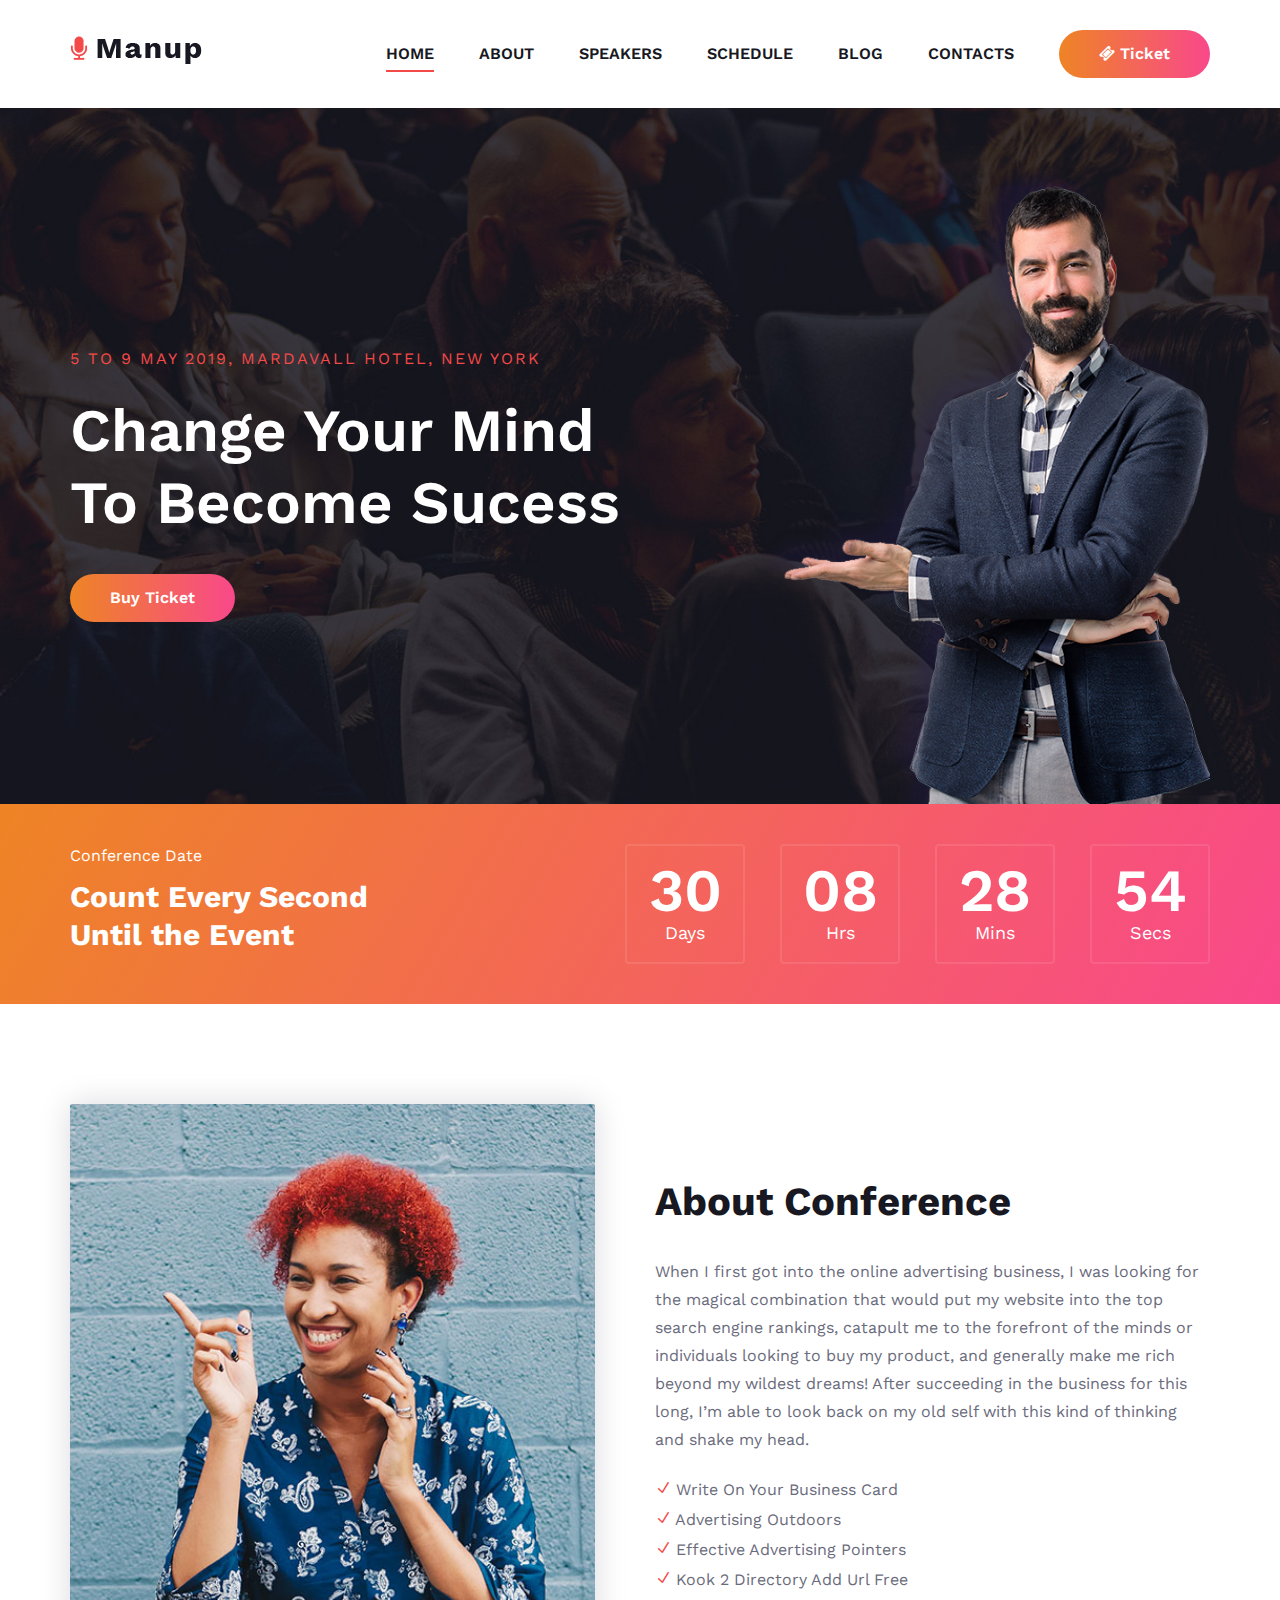
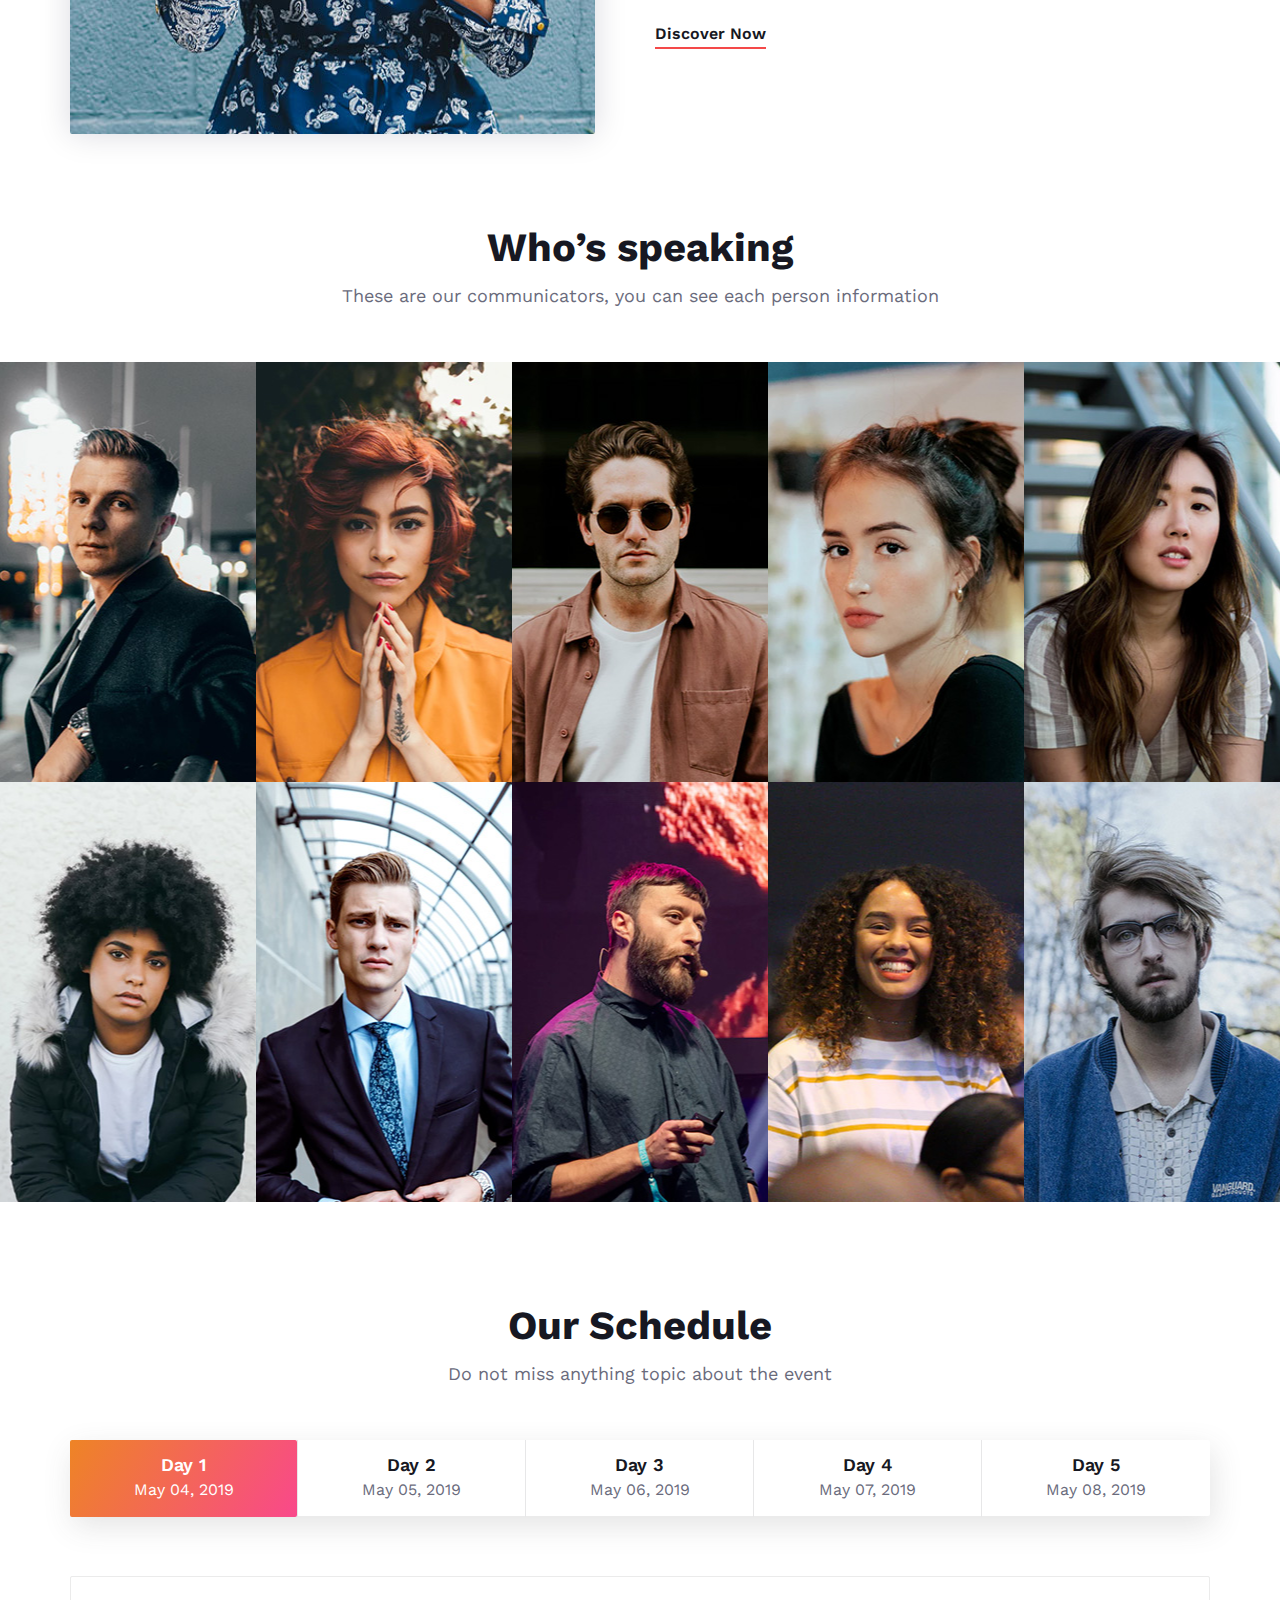
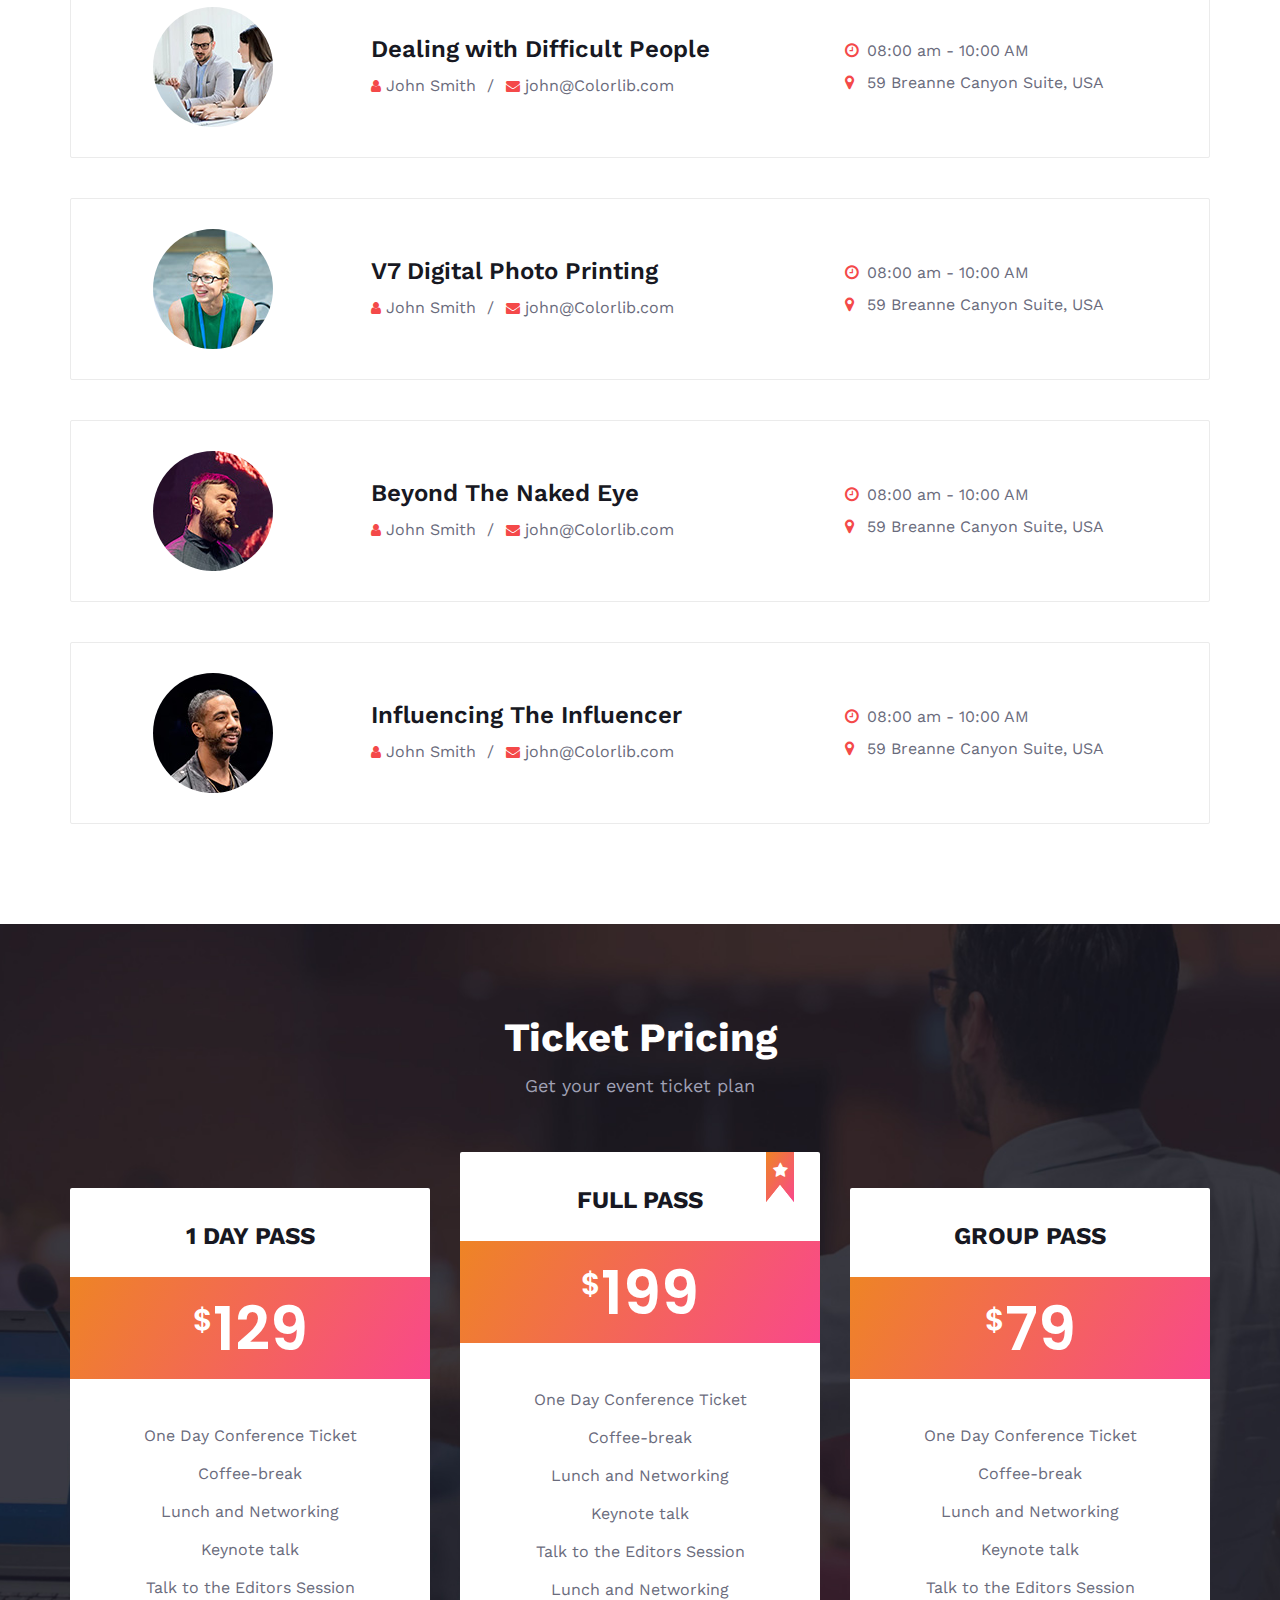
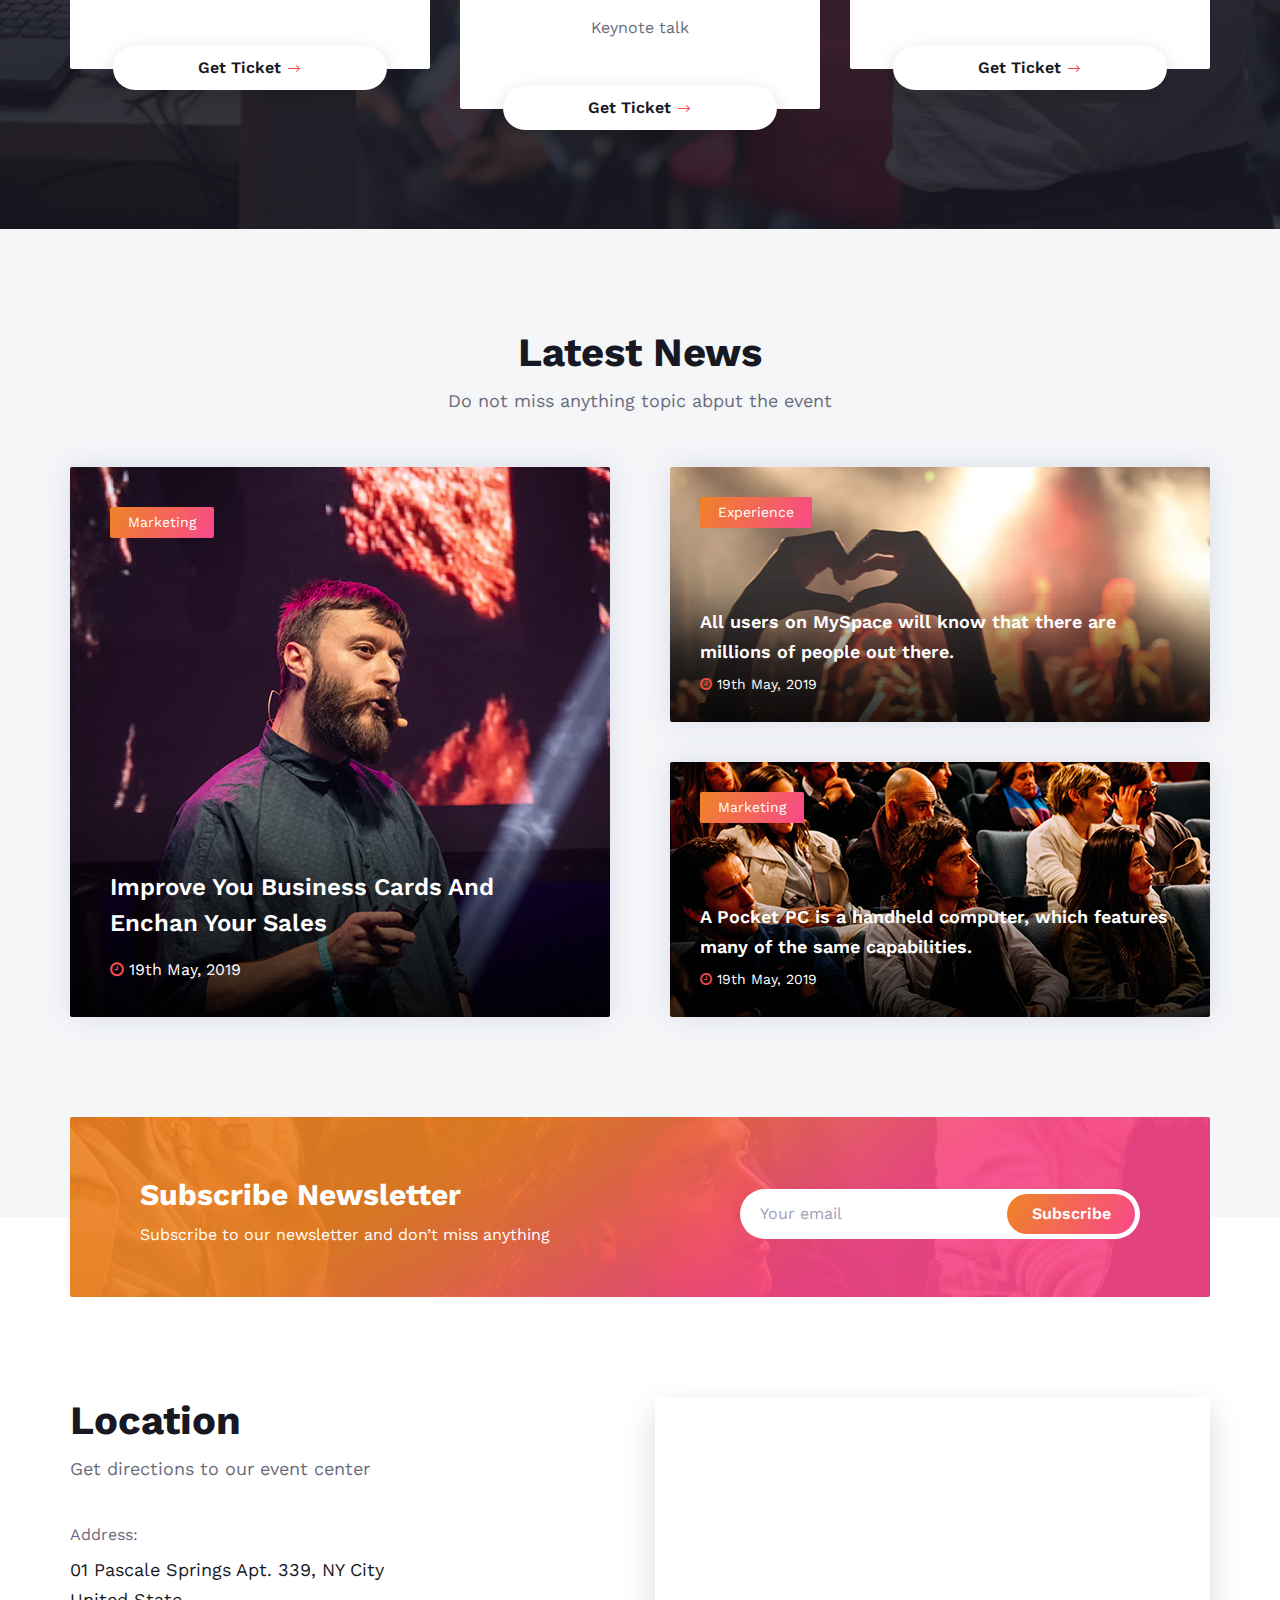
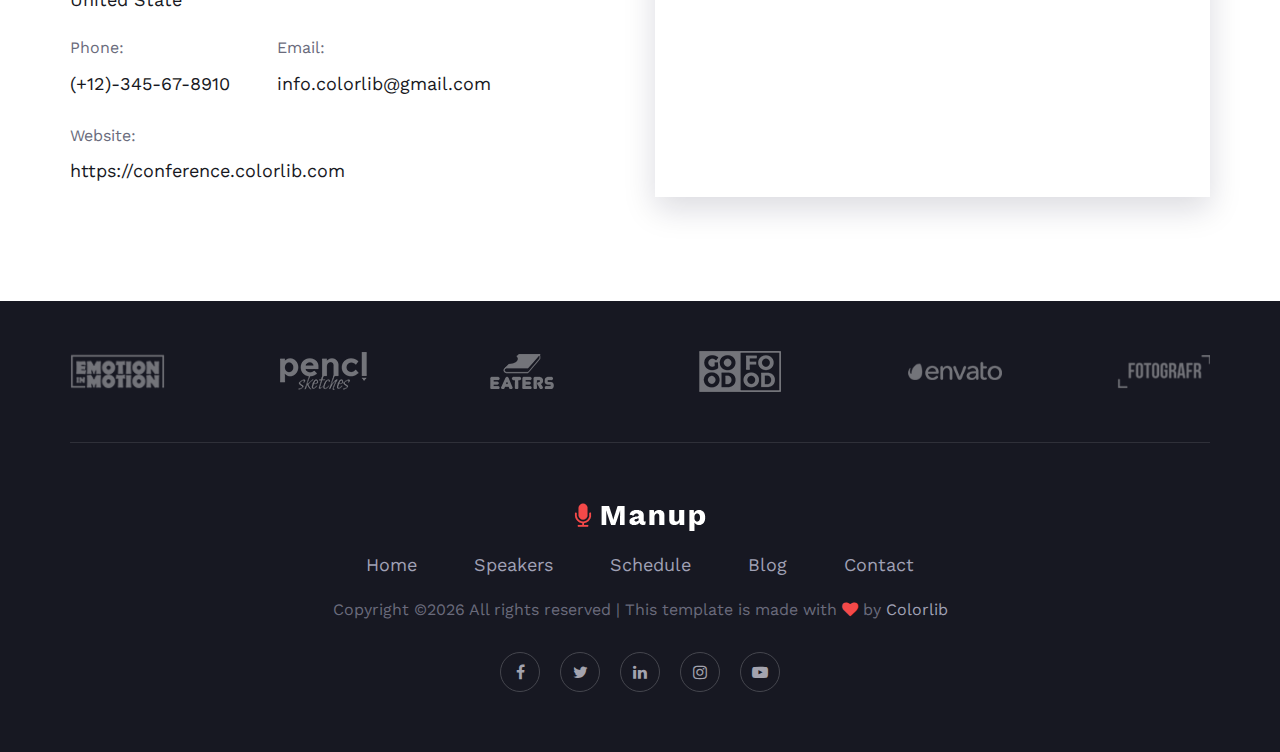
<file: index.html>
<!DOCTYPE html>
<html lang="zxx">

<head>
    <meta charset="UTF-8">
    <meta name="description" content="Manup Template">
    <meta name="keywords" content="Manup, unica, creative, html">
    <meta name="viewport" content="width=device-width, initial-scale=1.0">
    <meta http-equiv="X-UA-Compatible" content="ie=edge">
    <title>Manup | Template</title>

    <!-- Google Font -->
    <link href="https://fonts.googleapis.com/css?family=Work+Sans:400,500,600,700,800,900&display=swap"
        rel="stylesheet">
    <link href="https://fonts.googleapis.com/css?family=Poppins:400,500,600,700&display=swap" rel="stylesheet">


    <!-- Css Styles -->
    <link rel="stylesheet" href="css/css.css" type="text/css">
    <link rel="stylesheet" href="css/font-awesome.min.css" type="text/css">
    <link rel="stylesheet" href="css/elegant-icons.css" type="text/css">
    <link rel="stylesheet" href="css/owl.carousel.min.css" type="text/css">
    <link rel="stylesheet" href="css/magnific-popup.css" type="text/css">
    <link rel="stylesheet" href="css/slicknav.min.css" type="text/css">
    <link rel="stylesheet" href="css/style.css" type="text/css">
</head>

<body>
    <!-- Page Preloder -->
    <div id="preloder">
        <div class="loader"></div>
    </div>

    <!-- Header Section Begin -->
    <header class="header-section">
        <div class="container">
            <div class="logo">
                <a href="./index.html">
                    <img src="img/logo.png" alt="">
                </a>
            </div>
            <div class="nav-menu">
                <nav class="mainmenu mobile-menu">
                    <ul>
                        <li class="active"><a href="./index.html">Home</a></li>
                        <li><a href="./about-us.html">About</a></li>
                        <li><a href="./speaker.html">Speakers</a>
                            <ul class="dropdown">
                                <li><a href="#">Jayden</a></li>
                                <li><a href="#">Sara</a></li>
                                <li><a href="#">Emma</a></li>
                                <li><a href="#">Harriet</a></li>
                            </ul>
                        </li>
                        <li><a href="./schedule.html">Schedule</a></li>
                        <li><a href="./blog.html">Blog</a></li>
                        <li><a href="./contact.html">Contacts</a></li>
                    </ul>
                </nav>
                <a href="#" class="primary-btn top-btn"><i class="fa fa-ticket"></i> Ticket</a>
            </div>
            <div id="mobile-menu-wrap"></div>
        </div>
    </header>
    <!-- Header End -->

    <!-- Hero Section Begin -->
    <section class="hero-section set-bg" data-setbg="img/hero.jpg">
        <div class="container">
            <div class="row">
                <div class="col-lg-7">
                    <div class="hero-text">
                        <span>5 to 9 may 2019, mardavall hotel, New York</span>
                        <h2>Change Your Mind<br /> To Become Sucess</h2>
                        <a href="#" class="primary-btn">Buy Ticket</a>
                    </div>
                </div>
                <div class="col-lg-5">
                    <img src="img/hero-right.png" alt="">
                </div>
            </div>
        </div>
    </section>
    <!-- Hero Section End -->

    <!-- Counter Section Begin -->
    <section class="counter-section bg-gradient">
        <div class="container">
            <div class="row">
                <div class="col-lg-4">
                    <div class="counter-text">
                        <span>Conference Date</span>
                        <h3>Count Every Second <br />Until the Event</h3>
                    </div>
                </div>
                <div class="col-lg-8">
                    <div class="cd-timer" id="countdown">
                        <div class="cd-item">
                            <span>40</span>
                            <p>Days</p>
                        </div>
                        <div class="cd-item">
                            <span>18</span>
                            <p>Hours</p>
                        </div>
                        <div class="cd-item">
                            <span>46</span>
                            <p>Minutes</p>
                        </div>
                        <div class="cd-item">
                            <span>32</span>
                            <p>Seconds</p>
                        </div>
                    </div>
                </div>
            </div>
        </div>
    </section>
    <!-- Counter Section End -->

    <!-- Home About Section Begin -->
    <section class="home-about-section spad">
        <div class="container">
            <div class="row">
                <div class="col-lg-6">
                    <div class="ha-pic">
                        <img src="img/h-about.jpg" alt="">
                    </div>
                </div>
                <div class="col-lg-6">
                    <div class="ha-text">
                        <h2>About Conference</h2>
                        <p>When I first got into the online advertising business, I was looking for the magical
                            combination that would put my website into the top search engine rankings, catapult me to
                            the forefront of the minds or individuals looking to buy my product, and generally make me
                            rich beyond my wildest dreams! After succeeding in the business for this long, I’m able to
                            look back on my old self with this kind of thinking and shake my head.</p>
                        <ul>
                            <li><span class="icon_check"></span> Write On Your Business Card</li>
                            <li><span class="icon_check"></span> Advertising Outdoors</li>
                            <li><span class="icon_check"></span> Effective Advertising Pointers</li>
                            <li><span class="icon_check"></span> Kook 2 Directory Add Url Free</li>
                        </ul>
                        <a href="#" class="ha-btn">Discover Now</a>
                    </div>
                </div>
            </div>
        </div>
    </section>
    <!-- Home About Section End -->

    <!-- Team Member Section Begin -->
    <section class="team-member-section">
        <div class="container">
            <div class="row">
                <div class="col-lg-12">
                    <div class="section-title">
                        <h2>Who’s speaking</h2>
                        <p>These are our communicators, you can see each person information</p>
                    </div>
                </div>
            </div>
        </div>
        <div class="member-item set-bg" data-setbg="img/team-member/member-1.jpg">
            <div class="mi-social">
                <div class="mi-social-inner bg-gradient">
                    <a href="#"><i class="fa fa-facebook"></i></a>
                    <a href="#"><i class="fa fa-instagram"></i></a>
                    <a href="#"><i class="fa fa-twitter"></i></a>
                    <a href="#"><i class="fa fa-linkedin"></i></a>
                </div>
            </div>
            <div class="mi-text">
                <h5>Emma Sandoval</h5>
                <span>Speaker</span>
            </div>
        </div>
        <div class="member-item set-bg" data-setbg="img/team-member/member-2.jpg">
            <div class="mi-social">
                <div class="mi-social-inner bg-gradient">
                    <a href="#"><i class="fa fa-facebook"></i></a>
                    <a href="#"><i class="fa fa-instagram"></i></a>
                    <a href="#"><i class="fa fa-twitter"></i></a>
                    <a href="#"><i class="fa fa-linkedin"></i></a>
                </div>
            </div>
            <div class="mi-text">
                <h5>Emma Sandoval</h5>
                <span>Speaker</span>
            </div>
        </div>
        <div class="member-item set-bg" data-setbg="img/team-member/member-3.jpg">
            <div class="mi-social">
                <div class="mi-social-inner bg-gradient">
                    <a href="#"><i class="fa fa-facebook"></i></a>
                    <a href="#"><i class="fa fa-instagram"></i></a>
                    <a href="#"><i class="fa fa-twitter"></i></a>
                    <a href="#"><i class="fa fa-linkedin"></i></a>
                </div>
            </div>
            <div class="mi-text">
                <h5>Emma Sandoval</h5>
                <span>Speaker</span>
            </div>
        </div>
        <div class="member-item set-bg" data-setbg="img/team-member/member-4.jpg">
            <div class="mi-social">
                <div class="mi-social-inner bg-gradient">
                    <a href="#"><i class="fa fa-facebook"></i></a>
                    <a href="#"><i class="fa fa-instagram"></i></a>
                    <a href="#"><i class="fa fa-twitter"></i></a>
                    <a href="#"><i class="fa fa-linkedin"></i></a>
                </div>
            </div>
            <div class="mi-text">
                <h5>Emma Sandoval</h5>
                <span>Speaker</span>
            </div>
        </div>
        <div class="member-item set-bg" data-setbg="img/team-member/member-5.jpg">
            <div class="mi-social">
                <div class="mi-social-inner bg-gradient">
                    <a href="#"><i class="fa fa-facebook"></i></a>
                    <a href="#"><i class="fa fa-instagram"></i></a>
                    <a href="#"><i class="fa fa-twitter"></i></a>
                    <a href="#"><i class="fa fa-linkedin"></i></a>
                </div>
            </div>
            <div class="mi-text">
                <h5>Emma Sandoval</h5>
                <span>Speaker</span>
            </div>
        </div>
        <div class="member-item set-bg" data-setbg="img/team-member/member-6.jpg">
            <div class="mi-social">
                <div class="mi-social-inner bg-gradient">
                    <a href="#"><i class="fa fa-facebook"></i></a>
                    <a href="#"><i class="fa fa-instagram"></i></a>
                    <a href="#"><i class="fa fa-twitter"></i></a>
                    <a href="#"><i class="fa fa-linkedin"></i></a>
                </div>
            </div>
            <div class="mi-text">
                <h5>Emma Sandoval</h5>
                <span>Speaker</span>
            </div>
        </div>
        <div class="member-item set-bg" data-setbg="img/team-member/member-7.jpg">
            <div class="mi-social">
                <div class="mi-social-inner bg-gradient">
                    <a href="#"><i class="fa fa-facebook"></i></a>
                    <a href="#"><i class="fa fa-instagram"></i></a>
                    <a href="#"><i class="fa fa-twitter"></i></a>
                    <a href="#"><i class="fa fa-linkedin"></i></a>
                </div>
            </div>
            <div class="mi-text">
                <h5>Emma Sandoval</h5>
                <span>Speaker</span>
            </div>
        </div>
        <div class="member-item set-bg" data-setbg="img/team-member/member-8.jpg">
            <div class="mi-social">
                <div class="mi-social-inner bg-gradient">
                    <a href="#"><i class="fa fa-facebook"></i></a>
                    <a href="#"><i class="fa fa-instagram"></i></a>
                    <a href="#"><i class="fa fa-twitter"></i></a>
                    <a href="#"><i class="fa fa-linkedin"></i></a>
                </div>
            </div>
            <div class="mi-text">
                <h5>Emma Sandoval</h5>
                <span>Speaker</span>
            </div>
        </div>
        <div class="member-item set-bg" data-setbg="img/team-member/member-9.jpg">
            <div class="mi-social">
                <div class="mi-social-inner bg-gradient">
                    <a href="#"><i class="fa fa-facebook"></i></a>
                    <a href="#"><i class="fa fa-instagram"></i></a>
                    <a href="#"><i class="fa fa-twitter"></i></a>
                    <a href="#"><i class="fa fa-linkedin"></i></a>
                </div>
            </div>
            <div class="mi-text">
                <h5>Emma Sandoval</h5>
                <span>Speaker</span>
            </div>
        </div>
        <div class="member-item set-bg" data-setbg="img/team-member/member-10.jpg">
            <div class="mi-social">
                <div class="mi-social-inner bg-gradient">
                    <a href="#"><i class="fa fa-facebook"></i></a>
                    <a href="#"><i class="fa fa-instagram"></i></a>
                    <a href="#"><i class="fa fa-twitter"></i></a>
                    <a href="#"><i class="fa fa-linkedin"></i></a>
                </div>
            </div>
            <div class="mi-text">
                <h5>Emma Sandoval</h5>
                <span>Speaker</span>
            </div>
        </div>
    </section>
    <!-- Team Member Section End -->

    <!-- Schedule Section Begin -->
    <section class="schedule-section spad">
        <div class="container">
            <div class="row">
                <div class="col-lg-12">
                    <div class="section-title">
                        <h2>Our Schedule</h2>
                        <p>Do not miss anything topic about the event</p>
                    </div>
                </div>
            </div>
            <div class="row">
                <div class="col-lg-12">
                    <div class="schedule-tab">
                        <ul class="nav nav-tabs" role="tablist">
                            <li class="nav-item">
                                <a class="nav-link active" data-toggle="tab" href="#tabs-1" role="tab">
                                    <h5>Day 1</h5>
                                    <p>May 04, 2019</p>
                                </a>
                            </li>
                            <li class="nav-item">
                                <a class="nav-link" data-toggle="tab" href="#tabs-2" role="tab">
                                    <h5>Day 2</h5>
                                    <p>May 05, 2019</p>
                                </a>
                            </li>
                            <li class="nav-item">
                                <a class="nav-link" data-toggle="tab" href="#tabs-3" role="tab">
                                    <h5>Day 3</h5>
                                    <p>May 06, 2019</p>
                                </a>
                            </li>
                            <li class="nav-item">
                                <a class="nav-link" data-toggle="tab" href="#tabs-4" role="tab">
                                    <h5>Day 4</h5>
                                    <p>May 07, 2019</p>
                                </a>
                            </li>
                            <li class="nav-item">
                                <a class="nav-link" data-toggle="tab" href="#tabs-5" role="tab">
                                    <h5>Day 5</h5>
                                    <p>May 08, 2019</p>
                                </a>
                            </li>
                        </ul><!-- Tab panes -->
                        <div class="tab-content">
                            <div class="tab-pane active" id="tabs-1" role="tabpanel">
                                <div class="st-content">
                                    <div class="container">
                                        <div class="row">
                                            <div class="col-lg-3">
                                                <div class="sc-pic">
                                                    <img src="img/schedule/schedule-1.jpg" alt="">
                                                </div>
                                            </div>
                                            <div class="col-lg-5">
                                                <div class="sc-text">
                                                    <h4>Dealing with Difficult People</h4>
                                                    <ul>
                                                        <li><i class="fa fa-user"></i> John Smith</li>
                                                        <li><i class="fa fa-envelope"></i> john@Colorlib.com
                                                        </li>
                                                    </ul>
                                                </div>
                                            </div>
                                            <div class="col-lg-4">
                                                <ul class="sc-widget">
                                                    <li><i class="fa fa-clock-o"></i> 08:00 am - 10:00 AM</li>
                                                    <li><i class="fa fa-map-marker"></i> 59 Breanne Canyon Suite, USA
                                                    </li>
                                                </ul>
                                            </div>
                                        </div>
                                    </div>
                                </div>
                                <div class="st-content">
                                    <div class="container">
                                        <div class="row">
                                            <div class="col-lg-3">
                                                <div class="sc-pic">
                                                    <img src="img/schedule/schedule-2.jpg" alt="">
                                                </div>
                                            </div>
                                            <div class="col-lg-5">
                                                <div class="sc-text">
                                                    <h4>V7 Digital Photo Printing</h4>
                                                    <ul>
                                                        <li><i class="fa fa-user"></i> John Smith</li>
                                                        <li><i class="fa fa-envelope"></i> john@Colorlib.com
                                                        </li>
                                                    </ul>
                                                </div>
                                            </div>
                                            <div class="col-lg-4">
                                                <ul class="sc-widget">
                                                    <li><i class="fa fa-clock-o"></i> 08:00 am - 10:00 AM</li>
                                                    <li><i class="fa fa-map-marker"></i> 59 Breanne Canyon Suite, USA
                                                    </li>
                                                </ul>
                                            </div>
                                        </div>
                                    </div>
                                </div>
                                <div class="st-content">
                                    <div class="container">
                                        <div class="row">
                                            <div class="col-lg-3">
                                                <div class="sc-pic">
                                                    <img src="img/schedule/schedule-3.jpg" alt="">
                                                </div>
                                            </div>
                                            <div class="col-lg-5">
                                                <div class="sc-text">
                                                    <h4>Beyond The Naked Eye</h4>
                                                    <ul>
                                                        <li><i class="fa fa-user"></i> John Smith</li>
                                                        <li><i class="fa fa-envelope"></i> john@Colorlib.com
                                                        </li>
                                                    </ul>
                                                </div>
                                            </div>
                                            <div class="col-lg-4">
                                                <ul class="sc-widget">
                                                    <li><i class="fa fa-clock-o"></i> 08:00 am - 10:00 AM</li>
                                                    <li><i class="fa fa-map-marker"></i> 59 Breanne Canyon Suite, USA
                                                    </li>
                                                </ul>
                                            </div>
                                        </div>
                                    </div>
                                </div>
                                <div class="st-content">
                                    <div class="container">
                                        <div class="row">
                                            <div class="col-lg-3">
                                                <div class="sc-pic">
                                                    <img src="img/schedule/schedule-4.jpg" alt="">
                                                </div>
                                            </div>
                                            <div class="col-lg-5">
                                                <div class="sc-text">
                                                    <h4>Influencing The Influencer</h4>
                                                    <ul>
                                                        <li><i class="fa fa-user"></i> John Smith</li>
                                                        <li><i class="fa fa-envelope"></i> john@Colorlib.com
                                                        </li>
                                                    </ul>
                                                </div>
                                            </div>
                                            <div class="col-lg-4">
                                                <ul class="sc-widget">
                                                    <li><i class="fa fa-clock-o"></i> 08:00 am - 10:00 AM</li>
                                                    <li><i class="fa fa-map-marker"></i> 59 Breanne Canyon Suite, USA
                                                    </li>
                                                </ul>
                                            </div>
                                        </div>
                                    </div>
                                </div>
                            </div>
                            <div class="tab-pane" id="tabs-2" role="tabpanel">
                                <div class="st-content">
                                    <div class="container">
                                        <div class="row">
                                            <div class="col-lg-3">
                                                <div class="sc-pic">
                                                    <img src="img/schedule/schedule-1.jpg" alt="">
                                                </div>
                                            </div>
                                            <div class="col-lg-5">
                                                <div class="sc-text">
                                                    <h4>Dealing with Easy People</h4>
                                                    <ul>
                                                        <li><i class="fa fa-user"></i> John Smith</li>
                                                        <li><i class="fa fa-envelope"></i> john@Colorlib.com
                                                        </li>
                                                    </ul>
                                                </div>
                                            </div>
                                            <div class="col-lg-4">
                                                <ul class="sc-widget">
                                                    <li><i class="fa fa-clock-o"></i> 08:00 am - 10:00 AM</li>
                                                    <li><i class="fa fa-map-marker"></i> 59 Breanne Canyon Suite, USA
                                                    </li>
                                                </ul>
                                            </div>
                                        </div>
                                    </div>
                                </div>
                                <div class="st-content">
                                    <div class="container">
                                        <div class="row">
                                            <div class="col-lg-3">
                                                <div class="sc-pic">
                                                    <img src="img/schedule/schedule-2.jpg" alt="">
                                                </div>
                                            </div>
                                            <div class="col-lg-5">
                                                <div class="sc-text">
                                                    <h4>V7 Digital Photo Printing</h4>
                                                    <ul>
                                                        <li><i class="fa fa-user"></i> John Smith</li>
                                                        <li><i class="fa fa-envelope"></i> john@Colorlib.com
                                                        </li>
                                                    </ul>
                                                </div>
                                            </div>
                                            <div class="col-lg-4">
                                                <ul class="sc-widget">
                                                    <li><i class="fa fa-clock-o"></i> 08:00 am - 10:00 AM</li>
                                                    <li><i class="fa fa-map-marker"></i> 59 Breanne Canyon Suite, USA
                                                    </li>
                                                </ul>
                                            </div>
                                        </div>
                                    </div>
                                </div>
                                <div class="st-content">
                                    <div class="container">
                                        <div class="row">
                                            <div class="col-lg-3">
                                                <div class="sc-pic">
                                                    <img src="img/schedule/schedule-3.jpg" alt="">
                                                </div>
                                            </div>
                                            <div class="col-lg-5">
                                                <div class="sc-text">
                                                    <h4>Beyond The Naked Eye</h4>
                                                    <ul>
                                                        <li><i class="fa fa-user"></i> John Smith</li>
                                                        <li><i class="fa fa-envelope"></i> john@Colorlib.com
                                                        </li>
                                                    </ul>
                                                </div>
                                            </div>
                                            <div class="col-lg-4">
                                                <ul class="sc-widget">
                                                    <li><i class="fa fa-clock-o"></i> 08:00 am - 10:00 AM</li>
                                                    <li><i class="fa fa-map-marker"></i> 59 Breanne Canyon Suite, USA
                                                    </li>
                                                </ul>
                                            </div>
                                        </div>
                                    </div>
                                </div>
                                <div class="st-content">
                                    <div class="container">
                                        <div class="row">
                                            <div class="col-lg-3">
                                                <div class="sc-pic">
                                                    <img src="img/schedule/schedule-4.jpg" alt="">
                                                </div>
                                            </div>
                                            <div class="col-lg-5">
                                                <div class="sc-text">
                                                    <h4>Influencing The Influencer</h4>
                                                    <ul>
                                                        <li><i class="fa fa-user"></i> John Smith</li>
                                                        <li><i class="fa fa-envelope"></i> john@Colorlib.com
                                                        </li>
                                                    </ul>
                                                </div>
                                            </div>
                                            <div class="col-lg-4">
                                                <ul class="sc-widget">
                                                    <li><i class="fa fa-clock-o"></i> 08:00 am - 10:00 AM</li>
                                                    <li><i class="fa fa-map-marker"></i> 59 Breanne Canyon Suite, USA
                                                    </li>
                                                </ul>
                                            </div>
                                        </div>
                                    </div>
                                </div>
                            </div>
                            <div class="tab-pane" id="tabs-3" role="tabpanel">
                                <div class="st-content">
                                    <div class="container">
                                        <div class="row">
                                            <div class="col-lg-3">
                                                <div class="sc-pic">
                                                    <img src="img/schedule/schedule-1.jpg" alt="">
                                                </div>
                                            </div>
                                            <div class="col-lg-5">
                                                <div class="sc-text">
                                                    <h4>Dealing with Intermediate People</h4>
                                                    <ul>
                                                        <li><i class="fa fa-user"></i> John Smith</li>
                                                        <li><i class="fa fa-envelope"></i> john@Colorlib.com
                                                        </li>
                                                    </ul>
                                                </div>
                                            </div>
                                            <div class="col-lg-4">
                                                <ul class="sc-widget">
                                                    <li><i class="fa fa-clock-o"></i> 08:00 am - 10:00 AM</li>
                                                    <li><i class="fa fa-map-marker"></i> 59 Breanne Canyon Suite, USA
                                                    </li>
                                                </ul>
                                            </div>
                                        </div>
                                    </div>
                                </div>
                                <div class="st-content">
                                    <div class="container">
                                        <div class="row">
                                            <div class="col-lg-3">
                                                <div class="sc-pic">
                                                    <img src="img/schedule/schedule-2.jpg" alt="">
                                                </div>
                                            </div>
                                            <div class="col-lg-5">
                                                <div class="sc-text">
                                                    <h4>V7 Digital Photo Printing</h4>
                                                    <ul>
                                                        <li><i class="fa fa-user"></i> John Smith</li>
                                                        <li><i class="fa fa-envelope"></i> john@Colorlib.com
                                                        </li>
                                                    </ul>
                                                </div>
                                            </div>
                                            <div class="col-lg-4">
                                                <ul class="sc-widget">
                                                    <li><i class="fa fa-clock-o"></i> 08:00 am - 10:00 AM</li>
                                                    <li><i class="fa fa-map-marker"></i> 59 Breanne Canyon Suite, USA
                                                    </li>
                                                </ul>
                                            </div>
                                        </div>
                                    </div>
                                </div>
                                <div class="st-content">
                                    <div class="container">
                                        <div class="row">
                                            <div class="col-lg-3">
                                                <div class="sc-pic">
                                                    <img src="img/schedule/schedule-3.jpg" alt="">
                                                </div>
                                            </div>
                                            <div class="col-lg-5">
                                                <div class="sc-text">
                                                    <h4>Beyond The Naked Eye</h4>
                                                    <ul>
                                                        <li><i class="fa fa-user"></i> John Smith</li>
                                                        <li><i class="fa fa-envelope"></i> john@Colorlib.com
                                                        </li>
                                                    </ul>
                                                </div>
                                            </div>
                                            <div class="col-lg-4">
                                                <ul class="sc-widget">
                                                    <li><i class="fa fa-clock-o"></i> 08:00 am - 10:00 AM</li>
                                                    <li><i class="fa fa-map-marker"></i> 59 Breanne Canyon Suite, USA
                                                    </li>
                                                </ul>
                                            </div>
                                        </div>
                                    </div>
                                </div>
                                <div class="st-content">
                                    <div class="container">
                                        <div class="row">
                                            <div class="col-lg-3">
                                                <div class="sc-pic">
                                                    <img src="img/schedule/schedule-4.jpg" alt="">
                                                </div>
                                            </div>
                                            <div class="col-lg-5">
                                                <div class="sc-text">
                                                    <h4>Influencing The Influencer</h4>
                                                    <ul>
                                                        <li><i class="fa fa-user"></i> John Smith</li>
                                                        <li><i class="fa fa-envelope"></i> john@Colorlib.com
                                                        </li>
                                                    </ul>
                                                </div>
                                            </div>
                                            <div class="col-lg-4">
                                                <ul class="sc-widget">
                                                    <li><i class="fa fa-clock-o"></i> 08:00 am - 10:00 AM</li>
                                                    <li><i class="fa fa-map-marker"></i> 59 Breanne Canyon Suite, USA
                                                    </li>
                                                </ul>
                                            </div>
                                        </div>
                                    </div>
                                </div>
                            </div>
                            <div class="tab-pane" id="tabs-4" role="tabpanel">
                                <div class="st-content">
                                    <div class="container">
                                        <div class="row">
                                            <div class="col-lg-3">
                                                <div class="sc-pic">
                                                    <img src="img/schedule/schedule-1.jpg" alt="">
                                                </div>
                                            </div>
                                            <div class="col-lg-5">
                                                <div class="sc-text">
                                                    <h4>Dealing with Expert People</h4>
                                                    <ul>
                                                        <li><i class="fa fa-user"></i> John Smith</li>
                                                        <li><i class="fa fa-envelope"></i> john@Colorlib.com
                                                        </li>
                                                    </ul>
                                                </div>
                                            </div>
                                            <div class="col-lg-4">
                                                <ul class="sc-widget">
                                                    <li><i class="fa fa-clock-o"></i> 08:00 am - 10:00 AM</li>
                                                    <li><i class="fa fa-map-marker"></i> 59 Breanne Canyon Suite, USA
                                                    </li>
                                                </ul>
                                            </div>
                                        </div>
                                    </div>
                                </div>
                                <div class="st-content">
                                    <div class="container">
                                        <div class="row">
                                            <div class="col-lg-3">
                                                <div class="sc-pic">
                                                    <img src="img/schedule/schedule-2.jpg" alt="">
                                                </div>
                                            </div>
                                            <div class="col-lg-5">
                                                <div class="sc-text">
                                                    <h4>V7 Digital Photo Printing</h4>
                                                    <ul>
                                                        <li><i class="fa fa-user"></i> John Smith</li>
                                                        <li><i class="fa fa-envelope"></i> john@Colorlib.com
                                                        </li>
                                                    </ul>
                                                </div>
                                            </div>
                                            <div class="col-lg-4">
                                                <ul class="sc-widget">
                                                    <li><i class="fa fa-clock-o"></i> 08:00 am - 10:00 AM</li>
                                                    <li><i class="fa fa-map-marker"></i> 59 Breanne Canyon Suite, USA
                                                    </li>
                                                </ul>
                                            </div>
                                        </div>
                                    </div>
                                </div>
                                <div class="st-content">
                                    <div class="container">
                                        <div class="row">
                                            <div class="col-lg-3">
                                                <div class="sc-pic">
                                                    <img src="img/schedule/schedule-3.jpg" alt="">
                                                </div>
                                            </div>
                                            <div class="col-lg-5">
                                                <div class="sc-text">
                                                    <h4>Beyond The Naked Eye</h4>
                                                    <ul>
                                                        <li><i class="fa fa-user"></i> John Smith</li>
                                                        <li><i class="fa fa-envelope"></i> john@Colorlib.com
                                                        </li>
                                                    </ul>
                                                </div>
                                            </div>
                                            <div class="col-lg-4">
                                                <ul class="sc-widget">
                                                    <li><i class="fa fa-clock-o"></i> 08:00 am - 10:00 AM</li>
                                                    <li><i class="fa fa-map-marker"></i> 59 Breanne Canyon Suite, USA
                                                    </li>
                                                </ul>
                                            </div>
                                        </div>
                                    </div>
                                </div>
                                <div class="st-content">
                                    <div class="container">
                                        <div class="row">
                                            <div class="col-lg-3">
                                                <div class="sc-pic">
                                                    <img src="img/schedule/schedule-4.jpg" alt="">
                                                </div>
                                            </div>
                                            <div class="col-lg-5">
                                                <div class="sc-text">
                                                    <h4>Influencing The Influencer</h4>
                                                    <ul>
                                                        <li><i class="fa fa-user"></i> John Smith</li>
                                                        <li><i class="fa fa-envelope"></i> john@Colorlib.com
                                                        </li>
                                                    </ul>
                                                </div>
                                            </div>
                                            <div class="col-lg-4">
                                                <ul class="sc-widget">
                                                    <li><i class="fa fa-clock-o"></i> 08:00 am - 10:00 AM</li>
                                                    <li><i class="fa fa-map-marker"></i> 59 Breanne Canyon Suite, USA
                                                    </li>
                                                </ul>
                                            </div>
                                        </div>
                                    </div>
                                </div>
                            </div>
                            <div class="tab-pane" id="tabs-5" role="tabpanel">
                                <div class="st-content">
                                    <div class="container">
                                        <div class="row">
                                            <div class="col-lg-3">
                                                <div class="sc-pic">
                                                    <img src="img/schedule/schedule-1.jpg" alt="">
                                                </div>
                                            </div>
                                            <div class="col-lg-5">
                                                <div class="sc-text">
                                                    <h4>Dealing with Too Difficult People</h4>
                                                    <ul>
                                                        <li><i class="fa fa-user"></i> John Smith</li>
                                                        <li><i class="fa fa-envelope"></i> john@Colorlib.com
                                                        </li>
                                                    </ul>
                                                </div>
                                            </div>
                                            <div class="col-lg-4">
                                                <ul class="sc-widget">
                                                    <li><i class="fa fa-clock-o"></i> 08:00 am - 10:00 AM</li>
                                                    <li><i class="fa fa-map-marker"></i> 59 Breanne Canyon Suite, USA
                                                    </li>
                                                </ul>
                                            </div>
                                        </div>
                                    </div>
                                </div>
                                <div class="st-content">
                                    <div class="container">
                                        <div class="row">
                                            <div class="col-lg-3">
                                                <div class="sc-pic">
                                                    <img src="img/schedule/schedule-2.jpg" alt="">
                                                </div>
                                            </div>
                                            <div class="col-lg-5">
                                                <div class="sc-text">
                                                    <h4>V7 Digital Photo Printing</h4>
                                                    <ul>
                                                        <li><i class="fa fa-user"></i> John Smith</li>
                                                        <li><i class="fa fa-envelope"></i> john@Colorlib.com
                                                        </li>
                                                    </ul>
                                                </div>
                                            </div>
                                            <div class="col-lg-4">
                                                <ul class="sc-widget">
                                                    <li><i class="fa fa-clock-o"></i> 08:00 am - 10:00 AM</li>
                                                    <li><i class="fa fa-map-marker"></i> 59 Breanne Canyon Suite, USA
                                                    </li>
                                                </ul>
                                            </div>
                                        </div>
                                    </div>
                                </div>
                                <div class="st-content">
                                    <div class="container">
                                        <div class="row">
                                            <div class="col-lg-3">
                                                <div class="sc-pic">
                                                    <img src="img/schedule/schedule-3.jpg" alt="">
                                                </div>
                                            </div>
                                            <div class="col-lg-5">
                                                <div class="sc-text">
                                                    <h4>Beyond The Naked Eye</h4>
                                                    <ul>
                                                        <li><i class="fa fa-user"></i> John Smith</li>
                                                        <li><i class="fa fa-envelope"></i> john@Colorlib.com
                                                        </li>
                                                    </ul>
                                                </div>
                                            </div>
                                            <div class="col-lg-4">
                                                <ul class="sc-widget">
                                                    <li><i class="fa fa-clock-o"></i> 08:00 am - 10:00 AM</li>
                                                    <li><i class="fa fa-map-marker"></i> 59 Breanne Canyon Suite, USA
                                                    </li>
                                                </ul>
                                            </div>
                                        </div>
                                    </div>
                                </div>
                                <div class="st-content">
                                    <div class="container">
                                        <div class="row">
                                            <div class="col-lg-3">
                                                <div class="sc-pic">
                                                    <img src="img/schedule/schedule-4.jpg" alt="">
                                                </div>
                                            </div>
                                            <div class="col-lg-5">
                                                <div class="sc-text">
                                                    <h4>Influencing The Influencer</h4>
                                                    <ul>
                                                        <li><i class="fa fa-user"></i> John Smith</li>
                                                        <li><i class="fa fa-envelope"></i> john@Colorlib.com
                                                        </li>
                                                    </ul>
                                                </div>
                                            </div>
                                            <div class="col-lg-4">
                                                <ul class="sc-widget">
                                                    <li><i class="fa fa-clock-o"></i> 08:00 am - 10:00 AM</li>
                                                    <li><i class="fa fa-map-marker"></i> 59 Breanne Canyon Suite, USA
                                                    </li>
                                                </ul>
                                            </div>
                                        </div>
                                    </div>
                                </div>
                            </div>
                        </div>
                    </div>
                </div>
            </div>
        </div>
    </section>
    <!-- Schedule Section End -->

    <!-- Pricing Section Begin -->
    <section class="pricing-section set-bg spad" data-setbg="img/pricing-bg.jpg">
        <div class="container">
            <div class="row">
                <div class="col-lg-12">
                    <div class="section-title">
                        <h2>Ticket Pricing</h2>
                        <p>Get your event ticket plan</p>
                    </div>
                </div>
            </div>
            <div class="row justify-content-center">
                <div class="col-lg-4 col-md-8">
                    <div class="price-item">
                        <h4>1 Day Pass</h4>
                        <div class="pi-price">
                            <h2><span>$</span>129</h2>
                        </div>
                        <ul>
                            <li>One Day Conference Ticket</li>
                            <li>Coffee-break</li>
                            <li>Lunch and Networking</li>
                            <li>Keynote talk</li>
                            <li>Talk to the Editors Session</li>
                        </ul>
                        <a href="#" class="price-btn">Get Ticket <span class="arrow_right"></span></a>
                    </div>
                </div>
                <div class="col-lg-4 col-md-8">
                    <div class="price-item top-rated">
                        <div class="tr-tag">
                            <i class="fa fa-star"></i>
                        </div>
                        <h4>Full Pass</h4>
                        <div class="pi-price">
                            <h2><span>$</span>199</h2>
                        </div>
                        <ul>
                            <li>One Day Conference Ticket</li>
                            <li>Coffee-break</li>
                            <li>Lunch and Networking</li>
                            <li>Keynote talk</li>
                            <li>Talk to the Editors Session</li>
                            <li>Lunch and Networking</li>
                            <li>Keynote talk</li>
                        </ul>
                        <a href="#" class="price-btn">Get Ticket <span class="arrow_right"></span></a>
                    </div>
                </div>
                <div class="col-lg-4 col-md-8">
                    <div class="price-item">
                        <h4>Group Pass</h4>
                        <div class="pi-price">
                            <h2><span>$</span>79</h2>
                        </div>
                        <ul>
                            <li>One Day Conference Ticket</li>
                            <li>Coffee-break</li>
                            <li>Lunch and Networking</li>
                            <li>Keynote talk</li>
                            <li>Talk to the Editors Session</li>
                        </ul>
                        <a href="#" class="price-btn">Get Ticket <span class="arrow_right"></span></a>
                    </div>
                </div>
            </div>
        </div>
    </section>
    <!-- Pricing Section End -->

    <!-- latest BLog Section Begin -->
    <section class="latest-blog spad">
        <div class="container">
            <div class="row">
                <div class="col-lg-12">
                    <div class="section-title">
                        <h2>Latest News</h2>
                        <p>Do not miss anything topic abput the event</p>
                    </div>
                </div>
            </div>
            <div class="row">
                <div class="col-lg-6">
                    <div class="latest-item set-bg large-item" data-setbg="img/blog/latest-b/latest-1.jpg">
                        <div class="li-tag">Marketing</div>
                        <div class="li-text">
                            <h4><a href="./blog-details.html">Improve You Business Cards And Enchan Your Sales</a></h4>
                            <span><i class="fa fa-clock-o"></i> 19th May, 2019</span>
                        </div>
                    </div>
                </div>
                <div class="col-lg-6">
                    <div class="latest-item set-bg" data-setbg="img/blog/latest-b/latest-2.jpg">
                        <div class="li-tag">Experience</div>
                        <div class="li-text">
                            <h5><a href="./blog-details.html">All users on MySpace will know that there are millions of people out there.</a></h5>
                            <span><i class="fa fa-clock-o"></i> 19th May, 2019</span>
                        </div>
                    </div>
                    <div class="latest-item set-bg" data-setbg="img/blog/latest-b/latest-3.jpg">
                        <div class="li-tag">Marketing</div>
                        <div class="li-text">
                            <h5><a href="./blog-details.html">A Pocket PC is a handheld computer, which features many of the same capabilities.</a></h5>
                            <span><i class="fa fa-clock-o"></i> 19th May, 2019</span>
                        </div>
                    </div>
                </div>
            </div>
        </div>
    </section>
    <!-- latest BLog Section End -->

    <!-- Newslatter Section Begin -->
    <section class="newslatter-section">
        <div class="container">
            <div class="newslatter-inner set-bg" data-setbg="img/newslatter-bg.jpg">
                <div class="ni-text">
                    <h3>Subscribe Newsletter</h3>
                    <p>Subscribe to our newsletter and don’t miss anything</p>
                </div>
                <form action="#" class="ni-form">
                    <input type="text" placeholder="Your email">
                    <button type="submit">Subscribe</button>
                </form>
            </div>
        </div>
    </section>
    <!-- Newslatter Section End -->

    <!-- Contact Section Begin -->
    <section class="contact-section spad">
        <div class="container">
            <div class="row">
                <div class="col-lg-6">
                    <div class="section-title">
                        <h2>Location</h2>
                        <p>Get directions to our event center</p>
                    </div>
                    <div class="cs-text">
                        <div class="ct-address">
                            <span>Address:</span>
                            <p>01 Pascale Springs Apt. 339, NY City <br />United State</p>
                        </div>
                        <ul>
                            <li>
                                <span>Phone:</span>
                                (+12)-345-67-8910
                            </li>
                            <li>
                                <span>Email:</span>
                                info.colorlib@gmail.com
                            </li>
                        </ul>
                        <div class="ct-links">
                            <span>Website:</span>
                            <p>https://conference.colorlib.com</p>
                        </div>
                    </div>
                </div>
                <div class="col-lg-6">
                    <div class="cs-map">
                        <iframe
                            src="https://www.google.com/maps/embed?pb=!1m18!1m12!1m3!1d52901.38789495531!2d-118.19465514866786!3d34.03523211493029!2m3!1f0!2f0!3f0!3m2!1i1024!2i768!4f13.1!3m3!1m2!1s0x80c2cf71ad83ff9f%3A0x518b28657f4543b7!2sEast%20Los%20Angeles%2C%20CA%2C%20USA!5e0!3m2!1sen!2sbd!4v1579763856144!5m2!1sen!2sbd"
                            height="400" style="border:0;" allowfullscreen=""></iframe>
                    </div>
                </div>
            </div>
        </div>
    </section>
    <!-- Contact Section End -->

    <!-- Footer Section Begin -->
    <footer class="footer-section">
        <div class="container">
            <div class="partner-logo owl-carousel">
                <a href="#" class="pl-table">
                    <div class="pl-tablecell">
                        <img src="img/partner-logo/logo-1.png" alt="">
                    </div>
                </a>
                <a href="#" class="pl-table">
                    <div class="pl-tablecell">
                        <img src="img/partner-logo/logo-2.png" alt="">
                    </div>
                </a>
                <a href="#" class="pl-table">
                    <div class="pl-tablecell">
                        <img src="img/partner-logo/logo-3.png" alt="">
                    </div>
                </a>
                <a href="#" class="pl-table">
                    <div class="pl-tablecell">
                        <img src="img/partner-logo/logo-4.png" alt="">
                    </div>
                </a>
                <a href="#" class="pl-table">
                    <div class="pl-tablecell">
                        <img src="img/partner-logo/logo-5.png" alt="">
                    </div>
                </a>
                <a href="#" class="pl-table">
                    <div class="pl-tablecell">
                        <img src="img/partner-logo/logo-6.png" alt="">
                    </div>
                </a>
            </div>
            <div class="row">
                <div class="col-lg-12">
                    <div class="footer-text">
                        <div class="ft-logo">
                            <a href="#" class="footer-logo"><img src="img/footer-logo.png" alt=""></a>
                        </div>
                        <ul>
                            <li><a href="#">Home</a></li>
                            <li><a href="#">Speakers</a></li>
                            <li><a href="#">Schedule</a></li>
                            <li><a href="#">Blog</a></li>
                            <li><a href="#">Contact</a></li>
                        </ul>
                        <div class="copyright-text"><p><!-- Link back to Colorlib can't be removed. Template is licensed under CC BY 3.0. -->
  Copyright &copy;<script>document.write(new Date().getFullYear());</script> All rights reserved | This template is made with <i class="fa fa-heart" aria-hidden="true"></i> by <a href="https://colorlib.com" target="_blank">Colorlib</a>
  <!-- Link back to Colorlib can't be removed. Template is licensed under CC BY 3.0. --></p></div>
                        <div class="ft-social">
                            <a href="#"><i class="fa fa-facebook"></i></a>
                            <a href="#"><i class="fa fa-twitter"></i></a>
                            <a href="#"><i class="fa fa-linkedin"></i></a>
                            <a href="#"><i class="fa fa-instagram"></i></a>
                            <a href="#"><i class="fa fa-youtube-play"></i></a>
                        </div>
                    </div>
                </div>
            </div>
        </div>
    </footer>
    <!-- Footer Section End -->

    <!-- Js Plugins -->
    <script src="js/jquery-3.3.1.min.js"></script>
    <script src="js/js.js"></script>
    <script src="js/jquery.magnific-popup.min.js"></script>
    <script src="js/jquery.countdown.min.js"></script>
    <script src="js/jquery.slicknav.js"></script>
    <script src="js/owl.carousel.min.js"></script>
    <script src="js/main.js"></script>
</body>

</html>
</file>
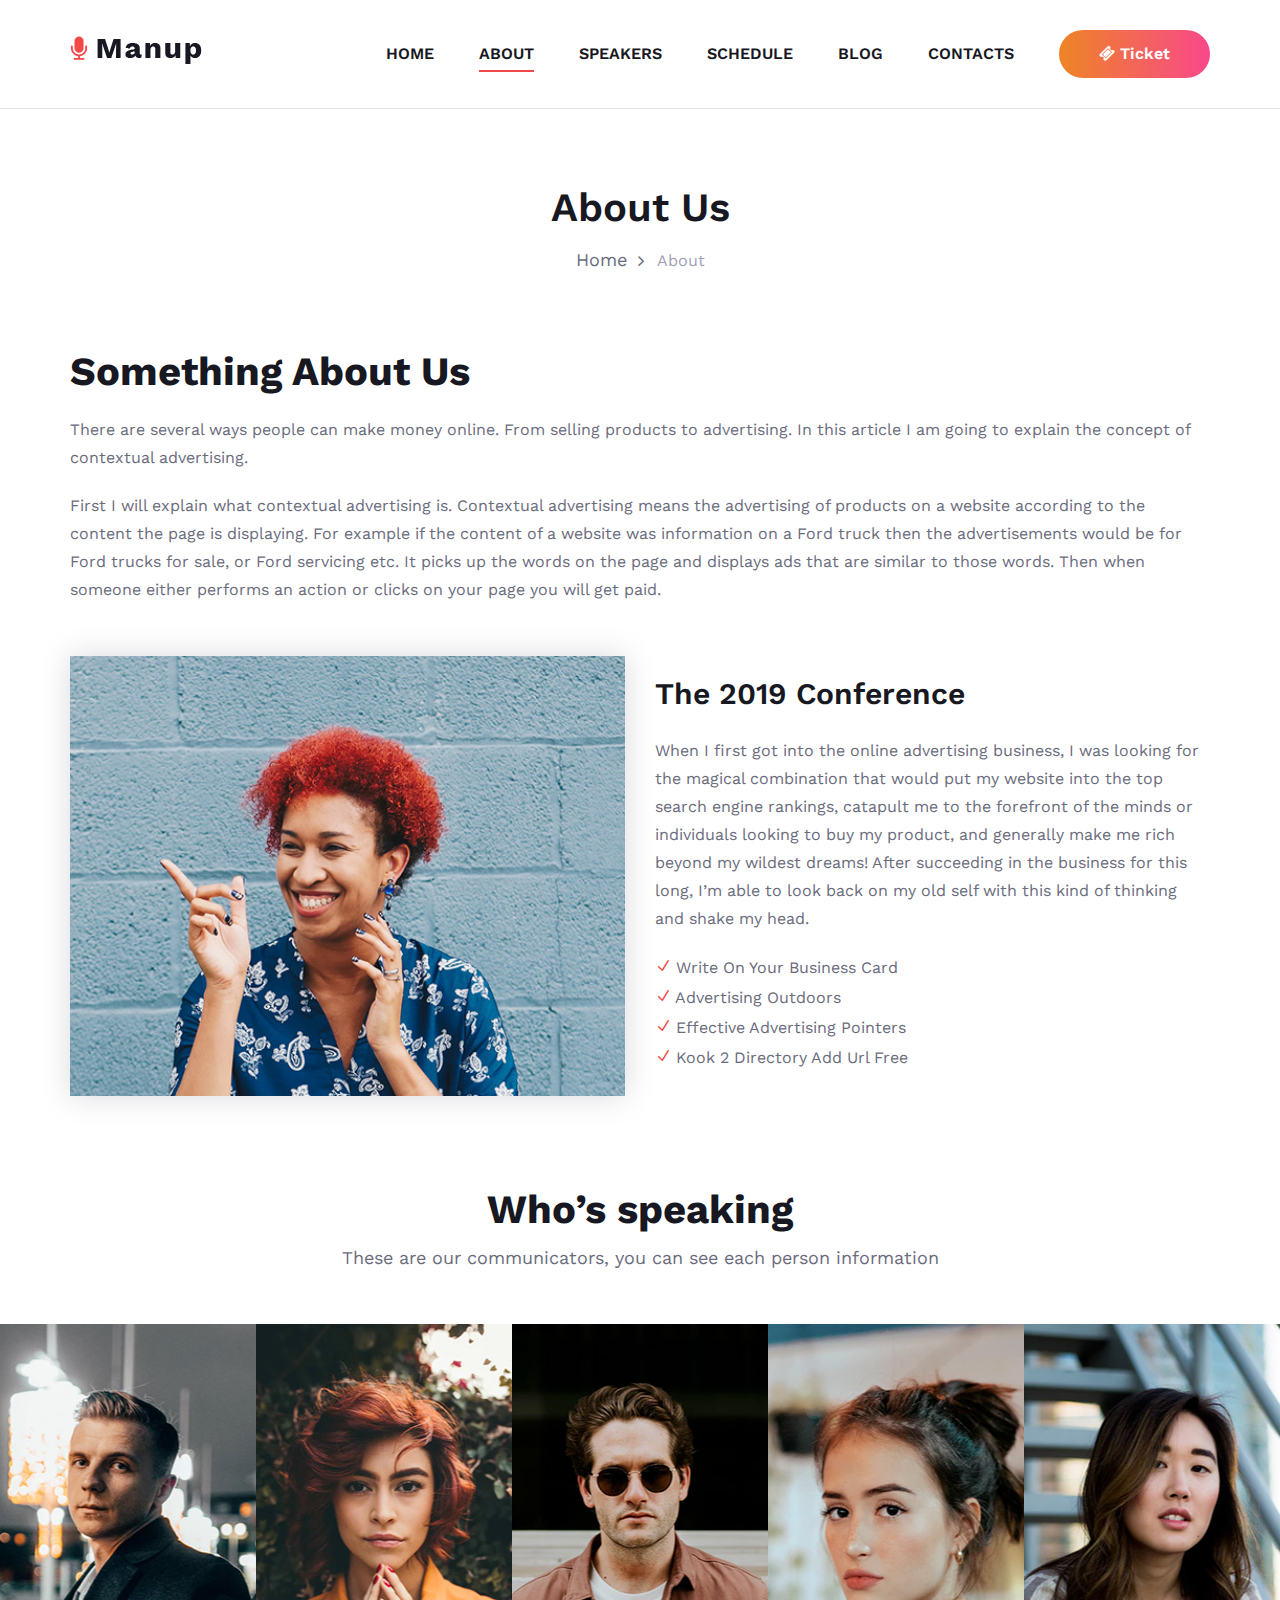
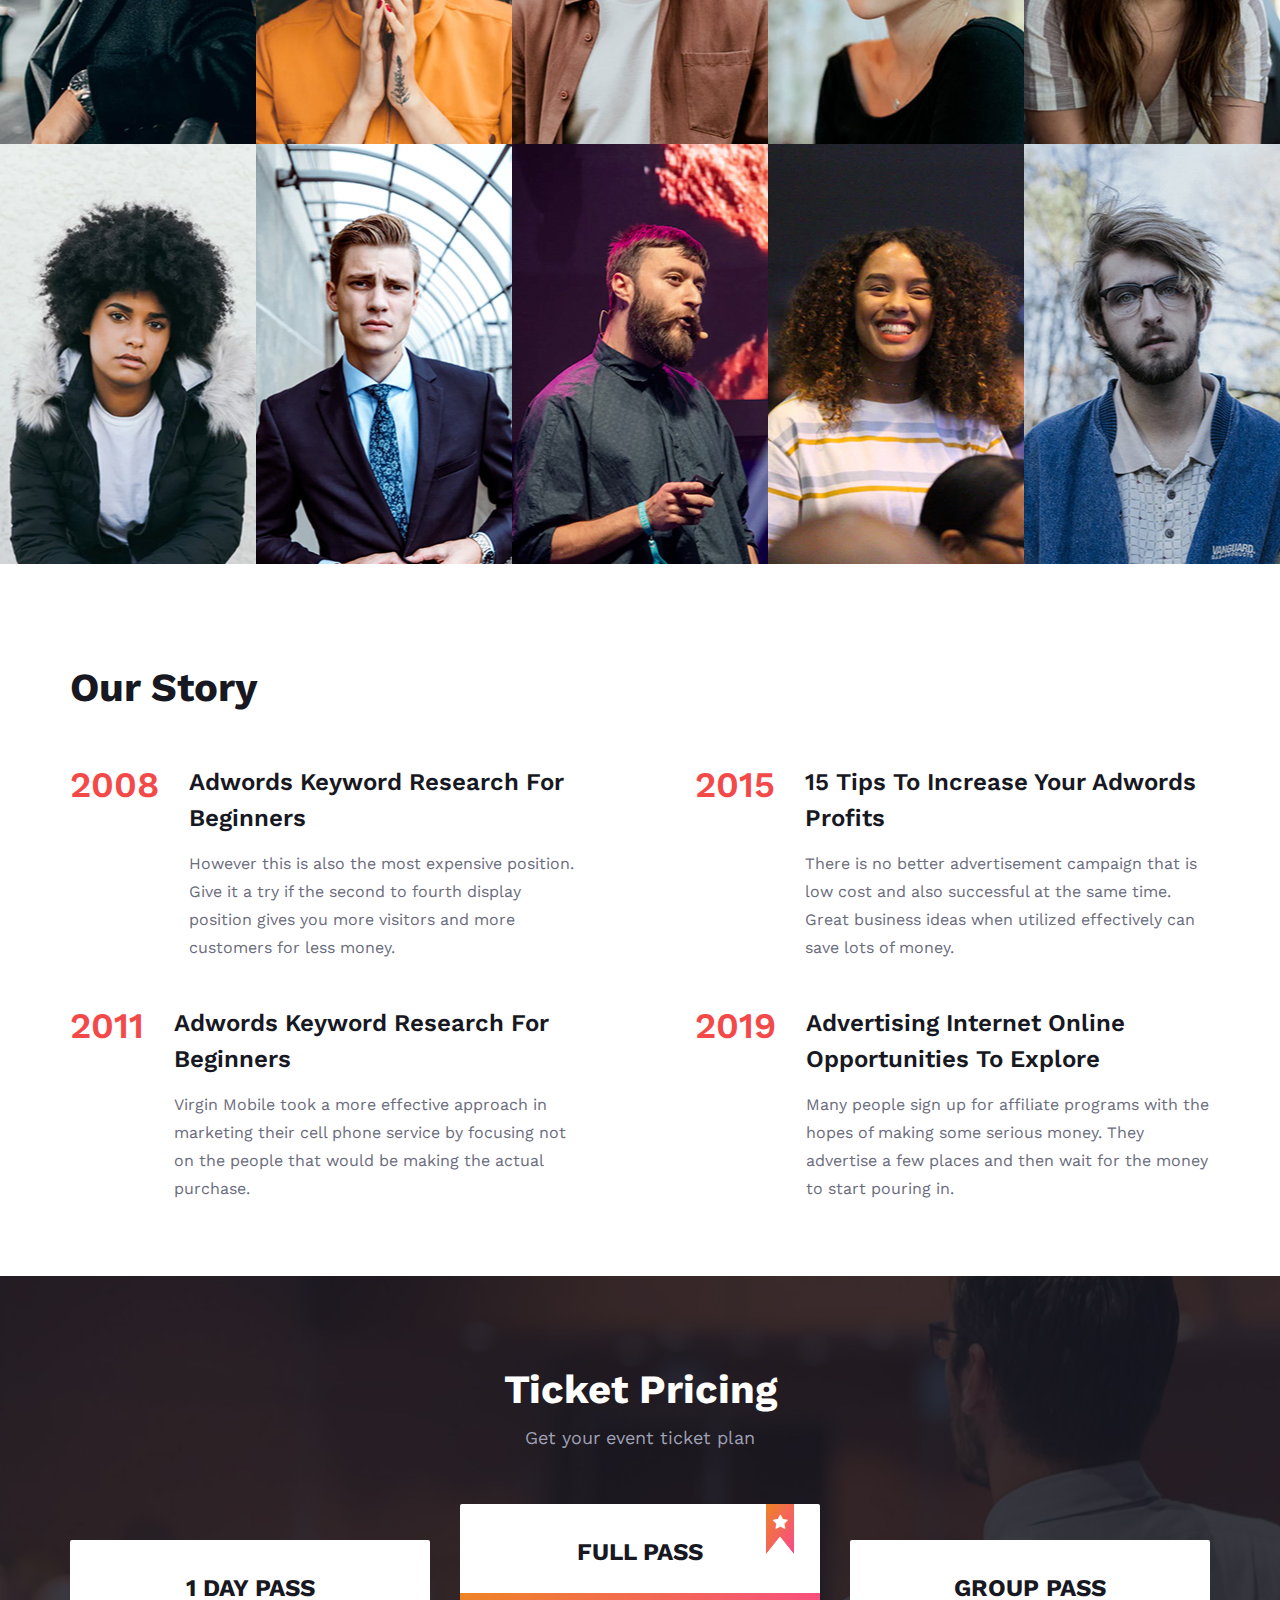
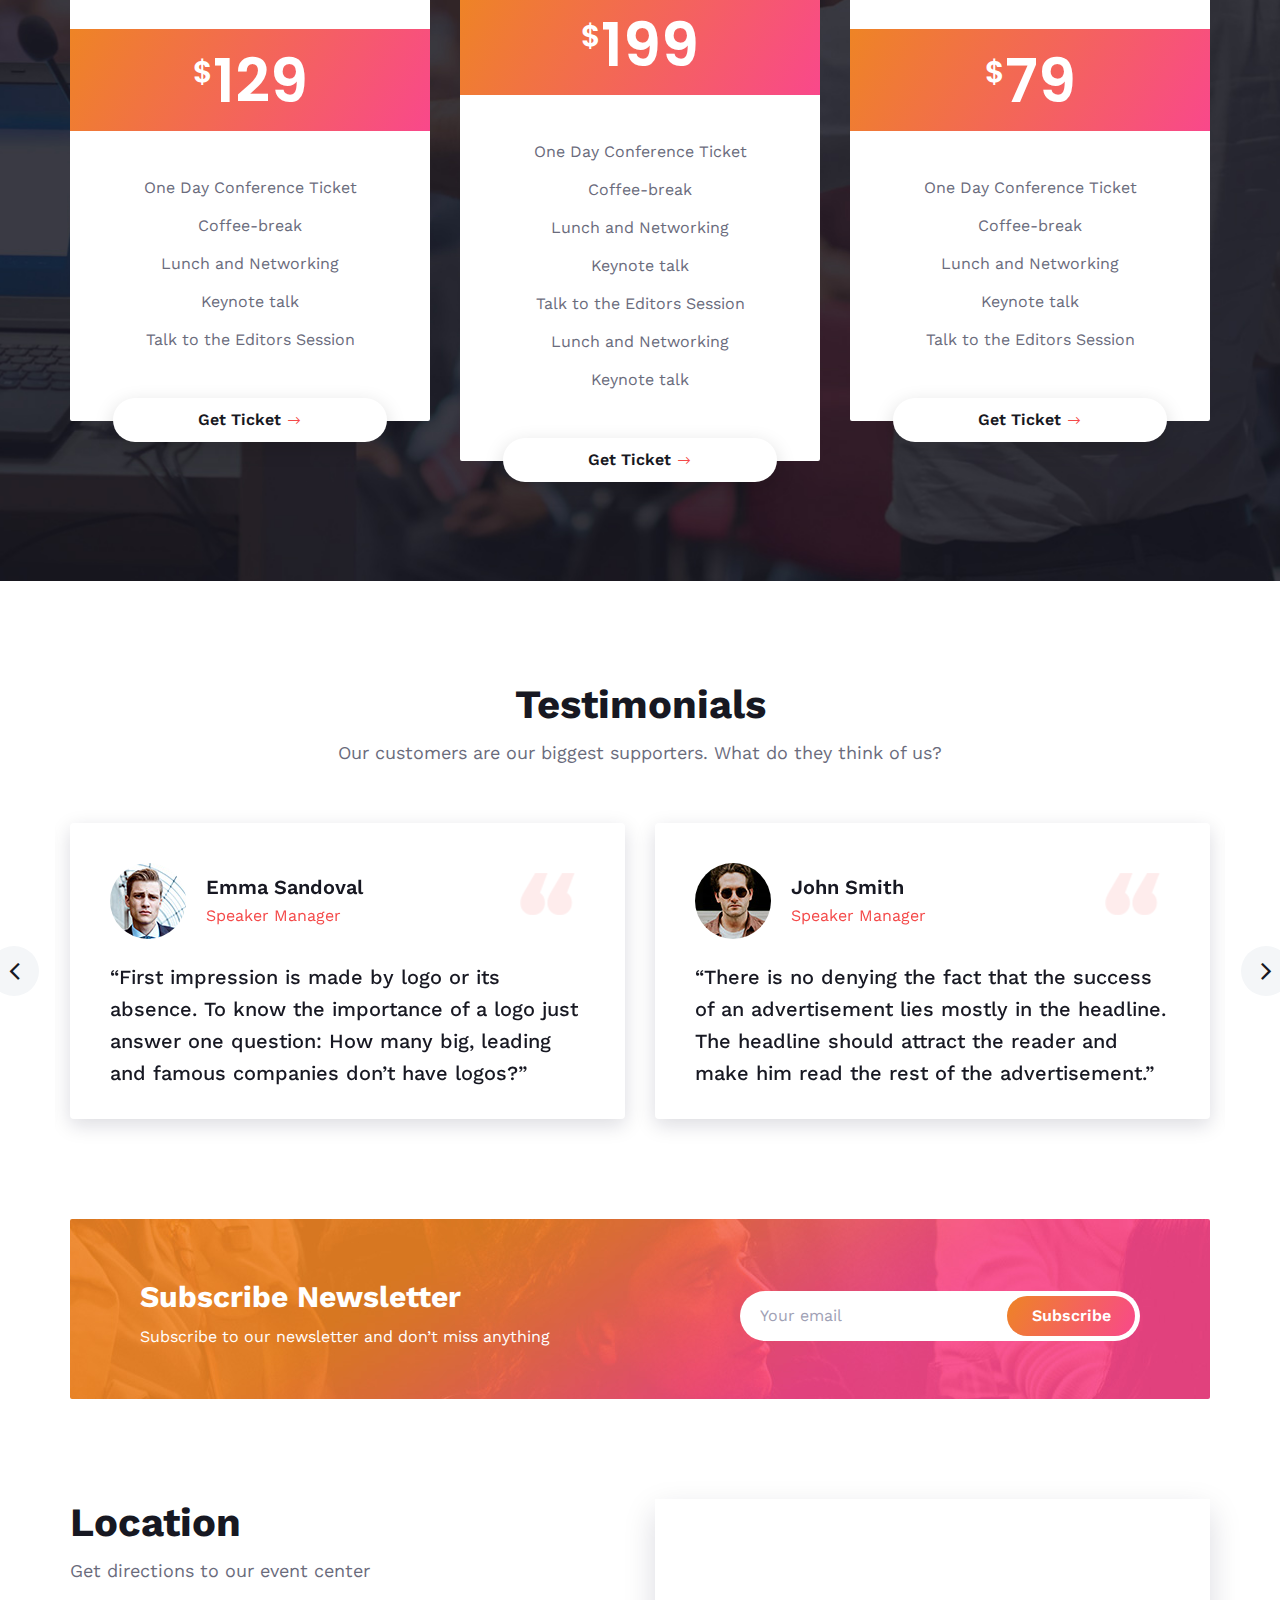
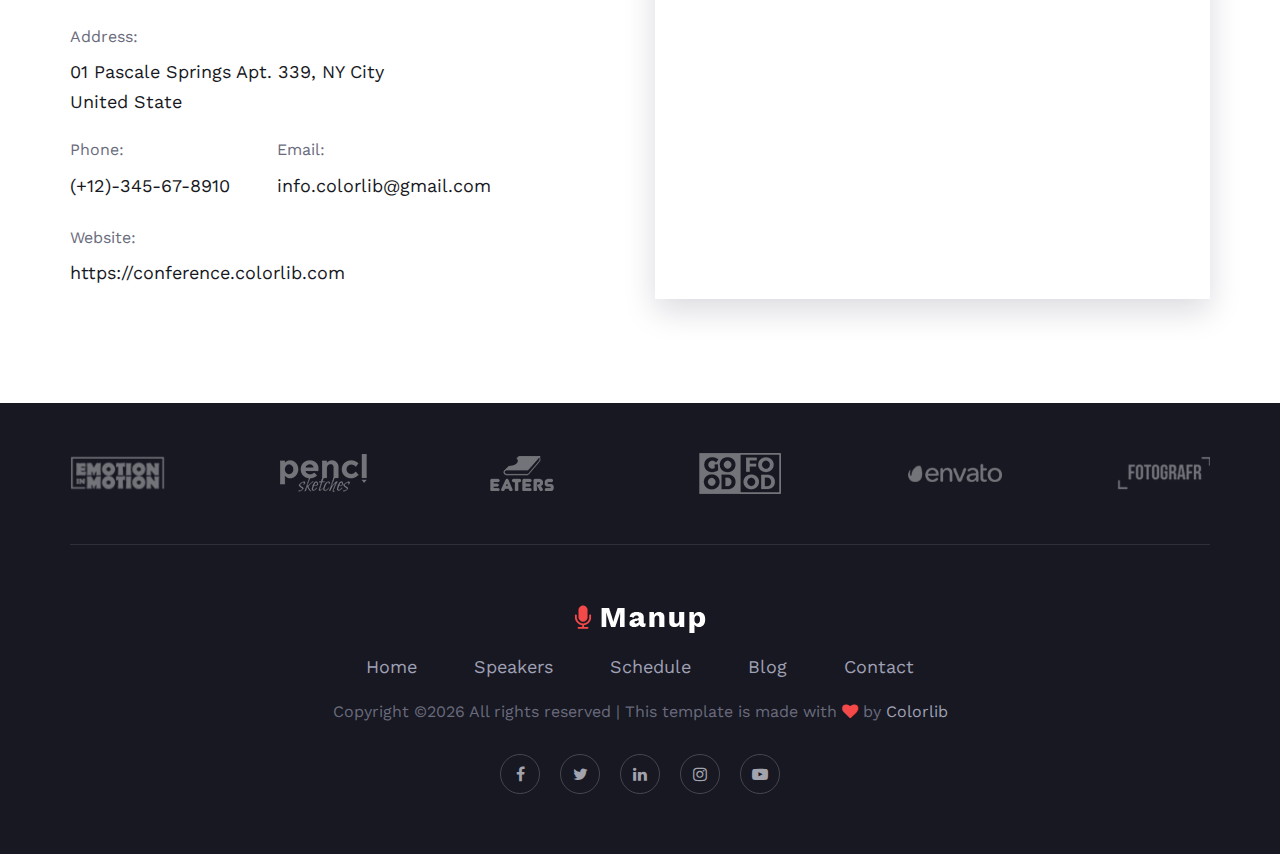
<file: about-us.html>
<!DOCTYPE html>
<html lang="zxx">

<head>
    <meta charset="UTF-8">
    <meta name="description" content="Manup Template">
    <meta name="keywords" content="Manup, unica, creative, html">
    <meta name="viewport" content="width=device-width, initial-scale=1.0">
    <meta http-equiv="X-UA-Compatible" content="ie=edge">
    <title>Manup | Template</title>

    <!-- Google Font -->
    <link href="https://fonts.googleapis.com/css?family=Work+Sans:400,500,600,700,800,900&display=swap" rel="stylesheet">
    <link href="https://fonts.googleapis.com/css?family=Poppins:400,500,600,700&display=swap" rel="stylesheet">


    <!-- Css Styles -->
    <link rel="stylesheet" href="css/css.css" type="text/css">
    <link rel="stylesheet" href="css/font-awesome.min.css" type="text/css">
    <link rel="stylesheet" href="css/elegant-icons.css" type="text/css">
    <link rel="stylesheet" href="css/owl.carousel.min.css" type="text/css">
    <link rel="stylesheet" href="css/magnific-popup.css" type="text/css">
    <link rel="stylesheet" href="css/slicknav.min.css" type="text/css">
    <link rel="stylesheet" href="css/style.css" type="text/css">
</head>

<body>
    <!-- Page Preloder -->
    <div id="preloder">
        <div class="loader"></div>
    </div>

    <!-- Header Section Begin -->
    <header class="header-section header-normal">
        <div class="container">
            <div class="logo">
                <a href="./index.html">
                    <img src="img/logo.png" alt="">
                </a>
            </div>
            <div class="nav-menu">
                <nav class="mainmenu mobile-menu">
                    <ul>
                        <li><a href="./index.html">Home</a></li>
                        <li class="active"><a href="./about-us.html">About</a></li>
                        <li><a href="./speaker.html">Speakers</a>
                            <ul class="dropdown">
                                <li><a href="#">Jayden</a></li>
                                <li><a href="#">Sara</a></li>
                                <li><a href="#">Emma</a></li>
                                <li><a href="#">Harriet</a></li>
                            </ul>
                        </li>
                        <li><a href="./schedule.html">Schedule</a></li>
                        <li><a href="./blog.html">Blog</a></li>
                        <li><a href="./contact.html">Contacts</a></li>
                    </ul>
                </nav>
                <a href="#" class="primary-btn top-btn"><i class="fa fa-ticket"></i> Ticket</a>
            </div>
            <div id="mobile-menu-wrap"></div>
        </div>
    </header>
    <!-- Header End -->

    <!-- Breadcrumb Section Begin -->
    <section class="breadcrumb-section">
        <div class="container">
            <div class="row">
                <div class="col-lg-12">
                    <div class="breadcrumb-text">
                        <h2>About Us</h2>
                        <div class="bt-option">
                            <a href="#">Home</a>
                            <span>About</span>
                        </div>
                    </div>
                </div>
            </div>
        </div>
    </section>
    <!-- Breadcrumb Section End -->

    <!-- About Section Begin -->
    <section class="about-section spad">
        <div class="container">
            <div class="row">
                <div class="col-lg-12">
                    <div class="section-title">
                        <h2>Something About Us</h2>
                        <p class="f-para">There are several ways people can make money online. From selling products to advertising. In this article I am going to explain the concept of contextual advertising.</p>
                        <p>First I will explain what contextual advertising is. Contextual advertising means the advertising of products on a website according to the content the page is displaying. For example if the content of a website was information on a Ford truck then the advertisements would be for Ford trucks for sale, or Ford servicing etc. It picks up the words on the page and displays ads that are similar to those words. Then when someone either performs an action or clicks on your page you will get paid.</p>
                    </div>
                </div>
            </div>
            <div class="row">
                <div class="col-lg-6">
                    <div class="about-pic">
                        <img src="img/about-us.jpg" alt="">
                    </div>
                </div>
                <div class="col-lg-6">
                    <div class="about-text">
                        <h3>The 2019 Conference</h3>
                        <p>When I first got into the online advertising business, I was looking for the magical combination that would put my website into the top search engine rankings, catapult me to the forefront of the minds or individuals looking to buy my product, and generally make me rich beyond my wildest dreams! After succeeding in the business for this long, I’m able to look back on my old self with this kind of thinking and shake my head. </p>
                        <ul>
                            <li><span class="icon_check"></span> Write On Your Business Card</li>
                            <li><span class="icon_check"></span> Advertising Outdoors</li>
                            <li><span class="icon_check"></span> Effective Advertising Pointers</li>
                            <li><span class="icon_check"></span> Kook 2 Directory Add Url Free</li>
                        </ul>
                    </div>
                </div>
            </div>
        </div>
    </section>
    <!-- About Section End -->

    <!-- Team Member Section Begin -->
    <section class="team-member-section">
        <div class="container">
            <div class="row">
                <div class="col-lg-12">
                    <div class="section-title">
                        <h2>Who’s speaking</h2>
                        <p>These are our communicators, you can see each person information</p>
                    </div>
                </div>
            </div>
        </div>
        <div class="member-item set-bg" data-setbg="img/team-member/member-1.jpg">
            <div class="mi-social">
                <div class="mi-social-inner bg-gradient">
                    <a href="#"><i class="fa fa-facebook"></i></a>
                    <a href="#"><i class="fa fa-instagram"></i></a>
                    <a href="#"><i class="fa fa-twitter"></i></a>
                    <a href="#"><i class="fa fa-linkedin"></i></a>
                </div>
            </div>
            <div class="mi-text">
                <h5>Emma Sandoval</h5>
                <span>Speaker</span>
            </div>
        </div>
        <div class="member-item set-bg" data-setbg="img/team-member/member-2.jpg">
            <div class="mi-social">
                <div class="mi-social-inner bg-gradient">
                    <a href="#"><i class="fa fa-facebook"></i></a>
                    <a href="#"><i class="fa fa-instagram"></i></a>
                    <a href="#"><i class="fa fa-twitter"></i></a>
                    <a href="#"><i class="fa fa-linkedin"></i></a>
                </div>
            </div>
            <div class="mi-text">
                <h5>Emma Sandoval</h5>
                <span>Speaker</span>
            </div>
        </div>
        <div class="member-item set-bg" data-setbg="img/team-member/member-3.jpg">
            <div class="mi-social">
                <div class="mi-social-inner bg-gradient">
                    <a href="#"><i class="fa fa-facebook"></i></a>
                    <a href="#"><i class="fa fa-instagram"></i></a>
                    <a href="#"><i class="fa fa-twitter"></i></a>
                    <a href="#"><i class="fa fa-linkedin"></i></a>
                </div>
            </div>
            <div class="mi-text">
                <h5>Emma Sandoval</h5>
                <span>Speaker</span>
            </div>
        </div>
        <div class="member-item set-bg" data-setbg="img/team-member/member-4.jpg">
            <div class="mi-social">
                <div class="mi-social-inner bg-gradient">
                    <a href="#"><i class="fa fa-facebook"></i></a>
                    <a href="#"><i class="fa fa-instagram"></i></a>
                    <a href="#"><i class="fa fa-twitter"></i></a>
                    <a href="#"><i class="fa fa-linkedin"></i></a>
                </div>
            </div>
            <div class="mi-text">
                <h5>Emma Sandoval</h5>
                <span>Speaker</span>
            </div>
        </div>
        <div class="member-item set-bg" data-setbg="img/team-member/member-5.jpg">
            <div class="mi-social">
                <div class="mi-social-inner bg-gradient">
                    <a href="#"><i class="fa fa-facebook"></i></a>
                    <a href="#"><i class="fa fa-instagram"></i></a>
                    <a href="#"><i class="fa fa-twitter"></i></a>
                    <a href="#"><i class="fa fa-linkedin"></i></a>
                </div>
            </div>
            <div class="mi-text">
                <h5>Emma Sandoval</h5>
                <span>Speaker</span>
            </div>
        </div>
        <div class="member-item set-bg" data-setbg="img/team-member/member-6.jpg">
            <div class="mi-social">
                <div class="mi-social-inner bg-gradient">
                    <a href="#"><i class="fa fa-facebook"></i></a>
                    <a href="#"><i class="fa fa-instagram"></i></a>
                    <a href="#"><i class="fa fa-twitter"></i></a>
                    <a href="#"><i class="fa fa-linkedin"></i></a>
                </div>
            </div>
            <div class="mi-text">
                <h5>Emma Sandoval</h5>
                <span>Speaker</span>
            </div>
        </div>
        <div class="member-item set-bg" data-setbg="img/team-member/member-7.jpg">
            <div class="mi-social">
                <div class="mi-social-inner bg-gradient">
                    <a href="#"><i class="fa fa-facebook"></i></a>
                    <a href="#"><i class="fa fa-instagram"></i></a>
                    <a href="#"><i class="fa fa-twitter"></i></a>
                    <a href="#"><i class="fa fa-linkedin"></i></a>
                </div>
            </div>
            <div class="mi-text">
                <h5>Emma Sandoval</h5>
                <span>Speaker</span>
            </div>
        </div>
        <div class="member-item set-bg" data-setbg="img/team-member/member-8.jpg">
            <div class="mi-social">
                <div class="mi-social-inner bg-gradient">
                    <a href="#"><i class="fa fa-facebook"></i></a>
                    <a href="#"><i class="fa fa-instagram"></i></a>
                    <a href="#"><i class="fa fa-twitter"></i></a>
                    <a href="#"><i class="fa fa-linkedin"></i></a>
                </div>
            </div>
            <div class="mi-text">
                <h5>Emma Sandoval</h5>
                <span>Speaker</span>
            </div>
        </div>
        <div class="member-item set-bg" data-setbg="img/team-member/member-9.jpg">
            <div class="mi-social">
                <div class="mi-social-inner bg-gradient">
                    <a href="#"><i class="fa fa-facebook"></i></a>
                    <a href="#"><i class="fa fa-instagram"></i></a>
                    <a href="#"><i class="fa fa-twitter"></i></a>
                    <a href="#"><i class="fa fa-linkedin"></i></a>
                </div>
            </div>
            <div class="mi-text">
                <h5>Emma Sandoval</h5>
                <span>Speaker</span>
            </div>
        </div>
        <div class="member-item set-bg" data-setbg="img/team-member/member-10.jpg">
            <div class="mi-social">
                <div class="mi-social-inner bg-gradient">
                    <a href="#"><i class="fa fa-facebook"></i></a>
                    <a href="#"><i class="fa fa-instagram"></i></a>
                    <a href="#"><i class="fa fa-twitter"></i></a>
                    <a href="#"><i class="fa fa-linkedin"></i></a>
                </div>
            </div>
            <div class="mi-text">
                <h5>Emma Sandoval</h5>
                <span>Speaker</span>
            </div>
        </div>
    </section>
    <!-- Team Member Section End -->

    <!-- Story Section Begin -->
    <section class="story-section spad">
        <div class="container">
            <div class="row">
                <div class="col-lg-12">
                    <div class="section-title">
                        <h2>Our Story</h2>
                    </div>
                </div>
            </div>
            <div class="row">
                <div class="col-lg-6">
                    <div class="story-left">
                        <div class="story-item">
                            <h2>2008</h2>
                            <div class="si-text">
                                <h4>Adwords Keyword Research For Beginners</h4>
                                <p>However this is also the most expensive position. Give it a try if the second to fourth display position gives you more visitors and more customers for less money.</p>
                            </div>
                        </div>
                        <div class="story-item">
                            <h2>2011</h2>
                            <div class="si-text">
                                <h4>Adwords Keyword Research For Beginners</h4>
                                <p>Virgin Mobile took a more effective approach in marketing their cell phone service by focusing not on the people that would be making the actual purchase.</p>
                            </div>
                        </div>
                    </div>
                </div>
                <div class="col-lg-6">
                    <div class="story-right">
                        <div class="story-item">
                            <h2>2015</h2>
                            <div class="si-text">
                                <h4>15 Tips To Increase Your Adwords Profits</h4>
                                <p>There is no better advertisement campaign that is low cost and also successful at the same time. Great business ideas when utilized effectively can save lots of money.</p>
                            </div>
                        </div>
                        <div class="story-item">
                            <h2>2019</h2>
                            <div class="si-text">
                                <h4>Advertising Internet Online Opportunities To Explore</h4>
                                <p>Many people sign up for affiliate programs with the hopes of making some serious money. They advertise a few places and then wait for the money to start pouring in.</p>
                            </div>
                        </div>
                    </div>
                </div>
            </div>
        </div>
    </section>
    <!-- Story Section End -->

    <!-- Pricing Section Begin -->
    <section class="pricing-section set-bg spad" data-setbg="img/pricing-bg.jpg">
        <div class="container">
            <div class="row">
                <div class="col-lg-12">
                    <div class="section-title">
                        <h2>Ticket Pricing</h2>
                        <p>Get your event ticket plan</p>
                    </div>
                </div>
            </div>
            <div class="row">
                <div class="col-lg-4">
                    <div class="price-item">
                        <h4>1 Day Pass</h4>
                        <div class="pi-price">
                            <h2><span>$</span>129</h2>
                        </div>
                        <ul>
                            <li>One Day Conference Ticket</li>
                            <li>Coffee-break</li>
                            <li>Lunch and Networking</li>
                            <li>Keynote talk</li>
                            <li>Talk to the Editors Session</li>
                        </ul>
                        <a href="#" class="price-btn">Get Ticket <span class="arrow_right"></span></a>
                    </div>
                </div>
                <div class="col-lg-4">
                    <div class="price-item top-rated">
                        <div class="tr-tag">
                            <i class="fa fa-star"></i>
                        </div>
                        <h4>Full Pass</h4>
                        <div class="pi-price">
                            <h2><span>$</span>199</h2>
                        </div>
                        <ul>
                            <li>One Day Conference Ticket</li>
                            <li>Coffee-break</li>
                            <li>Lunch and Networking</li>
                            <li>Keynote talk</li>
                            <li>Talk to the Editors Session</li>
                            <li>Lunch and Networking</li>
                            <li>Keynote talk</li>
                        </ul>
                        <a href="#" class="price-btn">Get Ticket <span class="arrow_right"></span></a>
                    </div>
                </div>
                <div class="col-lg-4">
                    <div class="price-item">
                        <h4>Group Pass</h4>
                        <div class="pi-price">
                            <h2><span>$</span>79</h2>
                        </div>
                        <ul>
                            <li>One Day Conference Ticket</li>
                            <li>Coffee-break</li>
                            <li>Lunch and Networking</li>
                            <li>Keynote talk</li>
                            <li>Talk to the Editors Session</li>
                        </ul>
                        <a href="#" class="price-btn">Get Ticket <span class="arrow_right"></span></a>
                    </div>
                </div>
            </div>
        </div>
    </section>
    <!-- Pricing Section End -->

    <!-- Testimonial Section Begin -->
    <section class="testimonial-section spad">
        <div class="container">
            <div class="row">
                <div class="col-lg-12">
                    <div class="section-title">
                        <h2>Testimonials</h2>
                        <p>Our customers are our biggest supporters. What do they think of us?</p>
                    </div>
                </div>
            </div>
            <div class="row">
                <div class="col-lg-12">
                    <div class="row">
                        <div class="testimonial-slider owl-carousel">
                            <div class="col-lg-6">
                                <div class="testimonial-item">
                                    <div class="ti-author">
                                        <div class="quote-pic">
                                            <img src="img/quote.png" alt="">
                                        </div>
                                        <div class="ta-pic">
                                            <img src="img/testimonial/testimonial-1.jpg" alt="">
                                        </div>
                                        <div class="ta-text">
                                            <h5>Emma Sandoval</h5>
                                            <span>Speaker Manager</span>
                                        </div>
                                    </div>
                                    <p>“First impression is made by logo or its absence. To know the importance of a logo just answer one question: How many big, leading and famous companies don’t have logos?”</p>
                                </div>
                            </div>
                            <div class="col-lg-6">
                                <div class="testimonial-item">
                                    <div class="ti-author">
                                        <div class="quote-pic">
                                            <img src="img/quote.png" alt="">
                                        </div>
                                        <div class="ta-pic">
                                            <img src="img/testimonial/testimonial-2.jpg" alt="">
                                        </div>
                                        <div class="ta-text">
                                            <h5>John Smith</h5>
                                            <span>Speaker Manager</span>
                                        </div>
                                    </div>
                                    <p>“There is no denying the fact that the success of an advertisement lies mostly in the headline. The headline should attract the reader and make him read the rest of the advertisement.”</p>
                                </div>
                            </div>
                            <div class="col-lg-6">
                                <div class="testimonial-item">
                                    <div class="ti-author">
                                        <div class="quote-pic">
                                            <img src="img/quote.png" alt="">
                                        </div>
                                        <div class="ta-pic">
                                            <img src="img/testimonial/testimonial-2.jpg" alt="">
                                        </div>
                                        <div class="ta-text">
                                            <h5>John Smith</h5>
                                            <span>Speaker Manager</span>
                                        </div>
                                    </div>
                                    <p>“There is no denying the fact that the success of an advertisement lies mostly in the headline. The headline should attract the reader and make him read the rest of the advertisement.”</p>
                                </div>
                            </div>
                        </div>
                    </div>
                </div>
            </div>
        </div>
    </section>
    <!-- Testimonial Section End -->

    <!-- Newslatter Section Begin -->
    <section class="newslatter-section about-newslatter">
        <div class="container">
            <div class="newslatter-inner set-bg" data-setbg="img/newslatter-bg.jpg">
                <div class="ni-text">
                    <h3>Subscribe Newsletter</h3>
                    <p>Subscribe to our newsletter and don’t miss anything</p>
                </div>
                <form action="#" class="ni-form">
                    <input type="text" placeholder="Your email">
                    <button type="submit">Subscribe</button>
                </form>
            </div>
        </div>
    </section>
    <!-- Newslatter Section End -->

    <!-- Contact Section Begin -->
    <section class="contact-section spad">
        <div class="container">
            <div class="row">
                <div class="col-lg-6">
                    <div class="section-title">
                        <h2>Location</h2>
                        <p>Get directions to our event center</p>
                    </div>
                    <div class="cs-text">
                        <div class="ct-address">
                            <span>Address:</span>
                            <p>01 Pascale Springs Apt. 339, NY City <br/>United State</p>
                        </div>
                        <ul>
                            <li>
                                <span>Phone:</span>
                                (+12)-345-67-8910
                            </li>
                            <li>
                                <span>Email:</span>
                                info.colorlib@gmail.com
                            </li>
                        </ul>
                        <div class="ct-links">
                            <span>Website:</span>
                            <p>https://conference.colorlib.com</p>
                        </div>
                    </div>
                </div>
                <div class="col-lg-6">
                    <div class="cs-map">
                        <iframe src="https://www.google.com/maps/embed?pb=!1m18!1m12!1m3!1d52901.38789495531!2d-118.19465514866786!3d34.03523211493029!2m3!1f0!2f0!3f0!3m2!1i1024!2i768!4f13.1!3m3!1m2!1s0x80c2cf71ad83ff9f%3A0x518b28657f4543b7!2sEast%20Los%20Angeles%2C%20CA%2C%20USA!5e0!3m2!1sen!2sbd!4v1579763856144!5m2!1sen!2sbd" height="400" style="border:0;" allowfullscreen=""></iframe>
                    </div>
                </div>
            </div>
        </div>
    </section>
    <!-- Contact Section End -->

    <!-- Footer Section Begin -->
    <footer class="footer-section">
        <div class="container">
            <div class="partner-logo owl-carousel">
                <a href="#" class="pl-table">
                    <div class="pl-tablecell">
                        <img src="img/partner-logo/logo-1.png" alt="">
                    </div>
                </a>
                <a href="#" class="pl-table">
                    <div class="pl-tablecell">
                        <img src="img/partner-logo/logo-2.png" alt="">
                    </div>
                </a>
                <a href="#" class="pl-table">
                    <div class="pl-tablecell">
                        <img src="img/partner-logo/logo-3.png" alt="">
                    </div>
                </a>
                <a href="#" class="pl-table">
                    <div class="pl-tablecell">
                        <img src="img/partner-logo/logo-4.png" alt="">
                    </div>
                </a>
                <a href="#" class="pl-table">
                    <div class="pl-tablecell">
                        <img src="img/partner-logo/logo-5.png" alt="">
                    </div>
                </a>
                <a href="#" class="pl-table">
                    <div class="pl-tablecell">
                        <img src="img/partner-logo/logo-6.png" alt="">
                    </div>
                </a>
            </div>
            <div class="row">
                <div class="col-lg-12">
                    <div class="footer-text">
                        <div class="ft-logo">
                            <a href="#" class="footer-logo"><img src="img/footer-logo.png" alt=""></a>
                        </div>
                        <ul>
                            <li><a href="#">Home</a></li>
                            <li><a href="#">Speakers</a></li>
                            <li><a href="#">Schedule</a></li>
                            <li><a href="#">Blog</a></li>
                            <li><a href="#">Contact</a></li>
                        </ul>
                        <div class="copyright-text"><p><!-- Link back to Colorlib can't be removed. Template is licensed under CC BY 3.0. -->
  Copyright &copy;<script>document.write(new Date().getFullYear());</script> All rights reserved | This template is made with <i class="fa fa-heart" aria-hidden="true"></i> by <a href="https://colorlib.com" target="_blank">Colorlib</a>
  <!-- Link back to Colorlib can't be removed. Template is licensed under CC BY 3.0. --></p></div>
                        <div class="ft-social">
                            <a href="#"><i class="fa fa-facebook"></i></a>
                            <a href="#"><i class="fa fa-twitter"></i></a>
                            <a href="#"><i class="fa fa-linkedin"></i></a>
                            <a href="#"><i class="fa fa-instagram"></i></a>
                            <a href="#"><i class="fa fa-youtube-play"></i></a>
                        </div>
                    </div>
                </div>
            </div>
        </div>
    </footer>
    <!-- Footer Section End -->

    <!-- Js Plugins -->
    <script src="js/jquery-3.3.1.min.js"></script>
    <script src="js/js.js"></script>
    <script src="js/jquery.magnific-popup.min.js"></script>
    <script src="js/jquery.countdown.min.js"></script>
    <script src="js/jquery.slicknav.js"></script>
    <script src="js/owl.carousel.min.js"></script>
    <script src="js/main.js"></script>
</body>

</html>
</file>
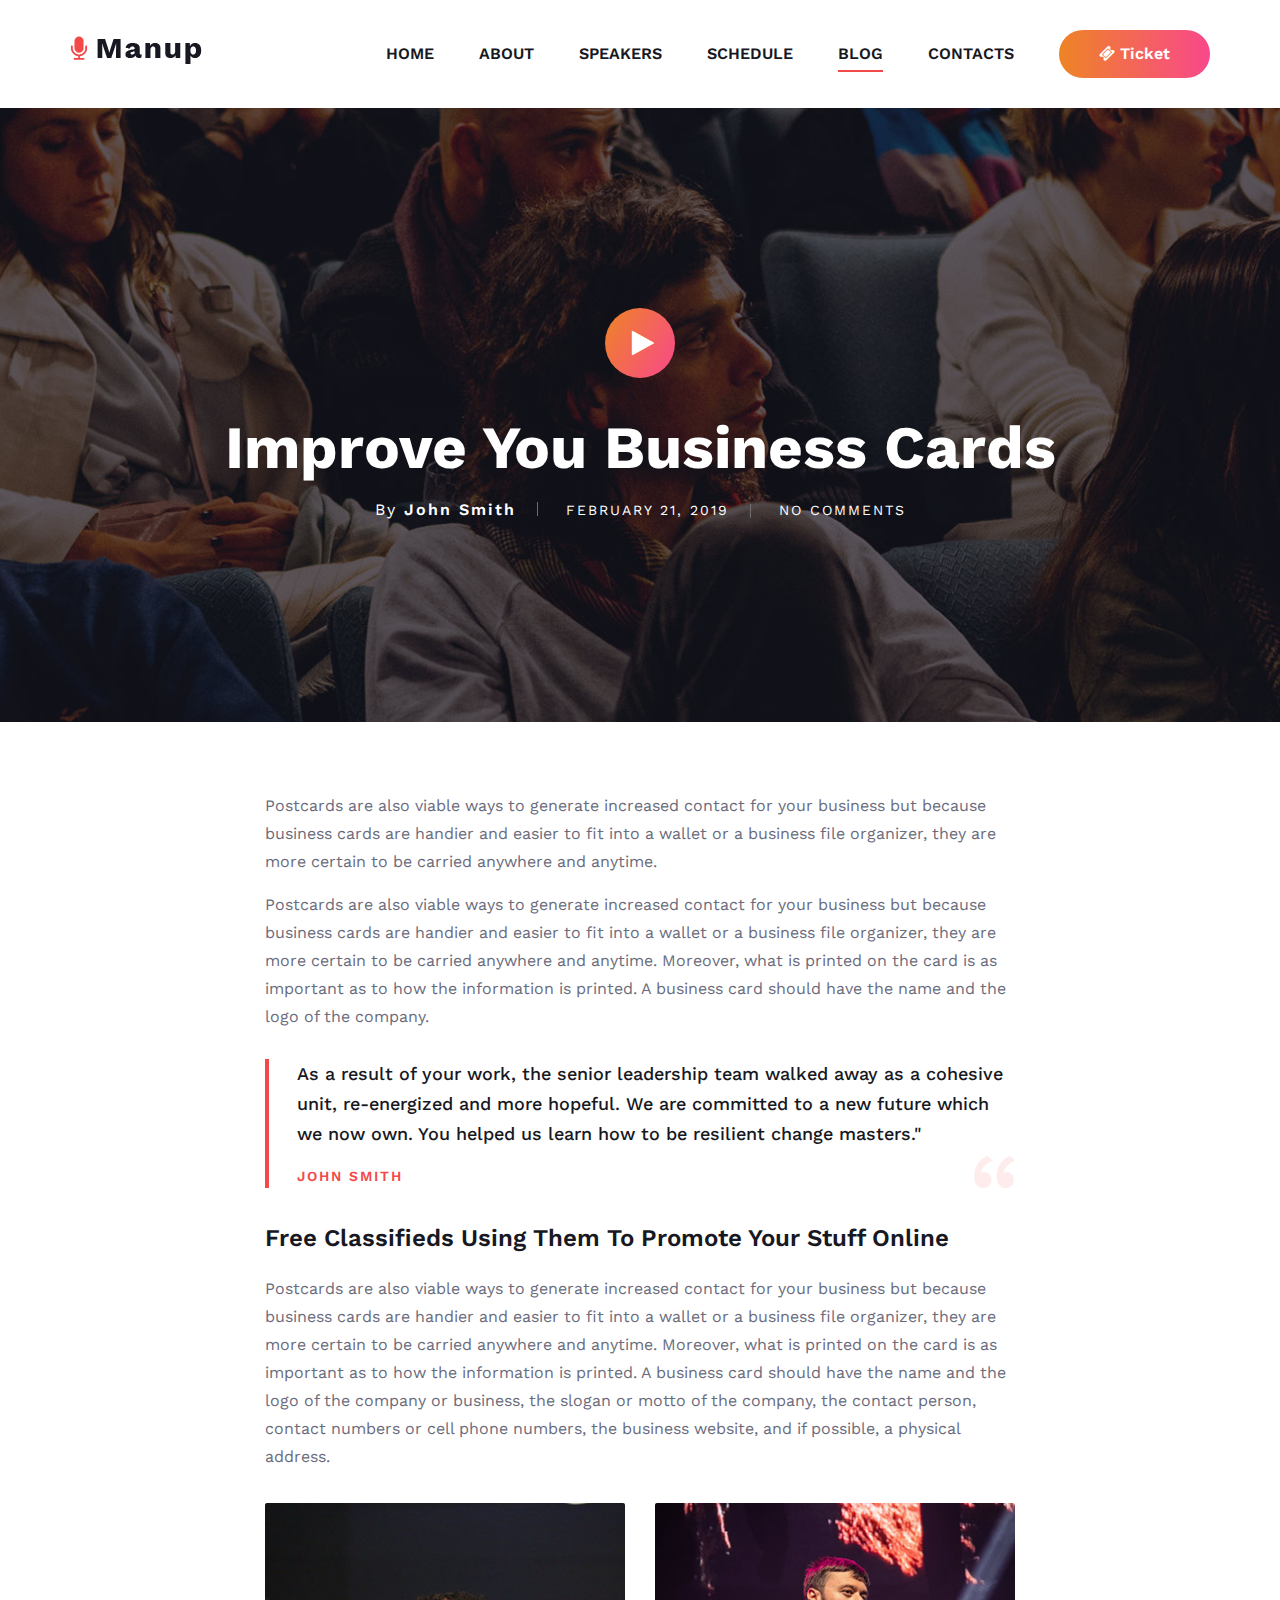
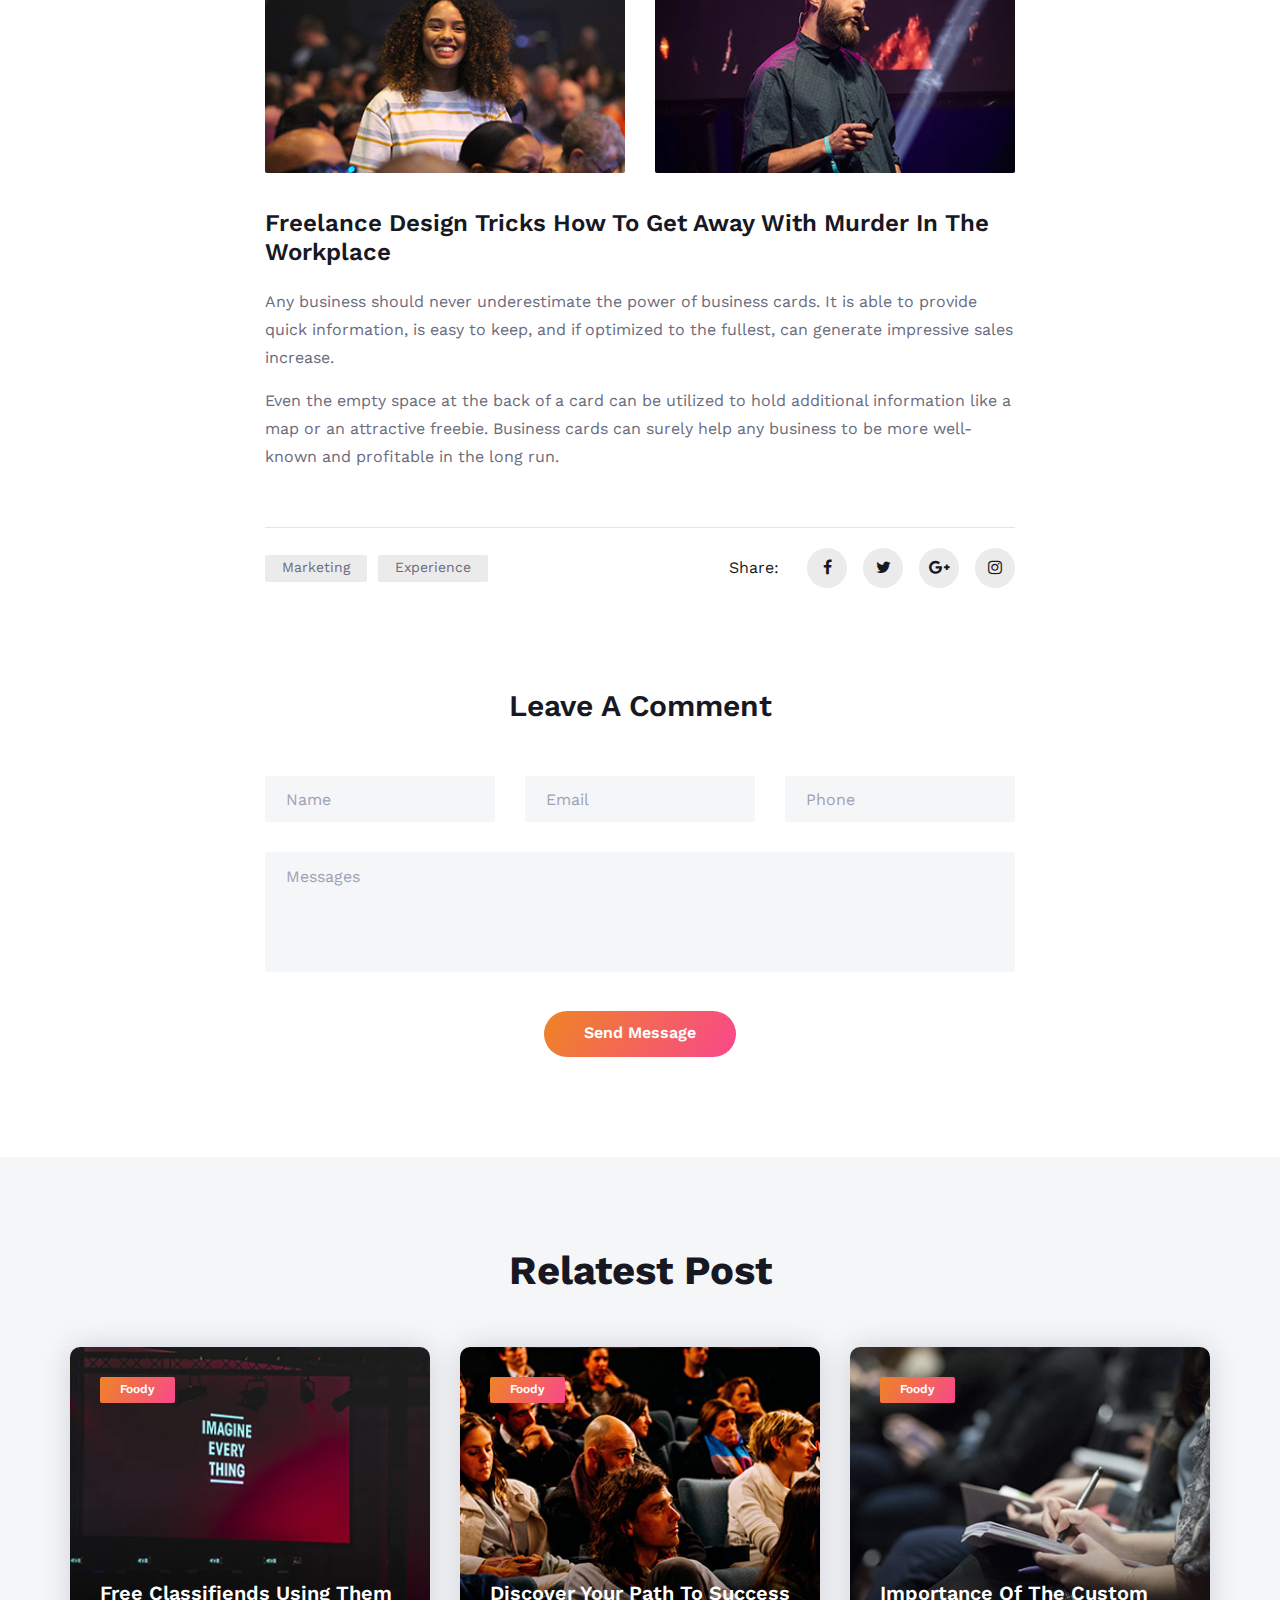
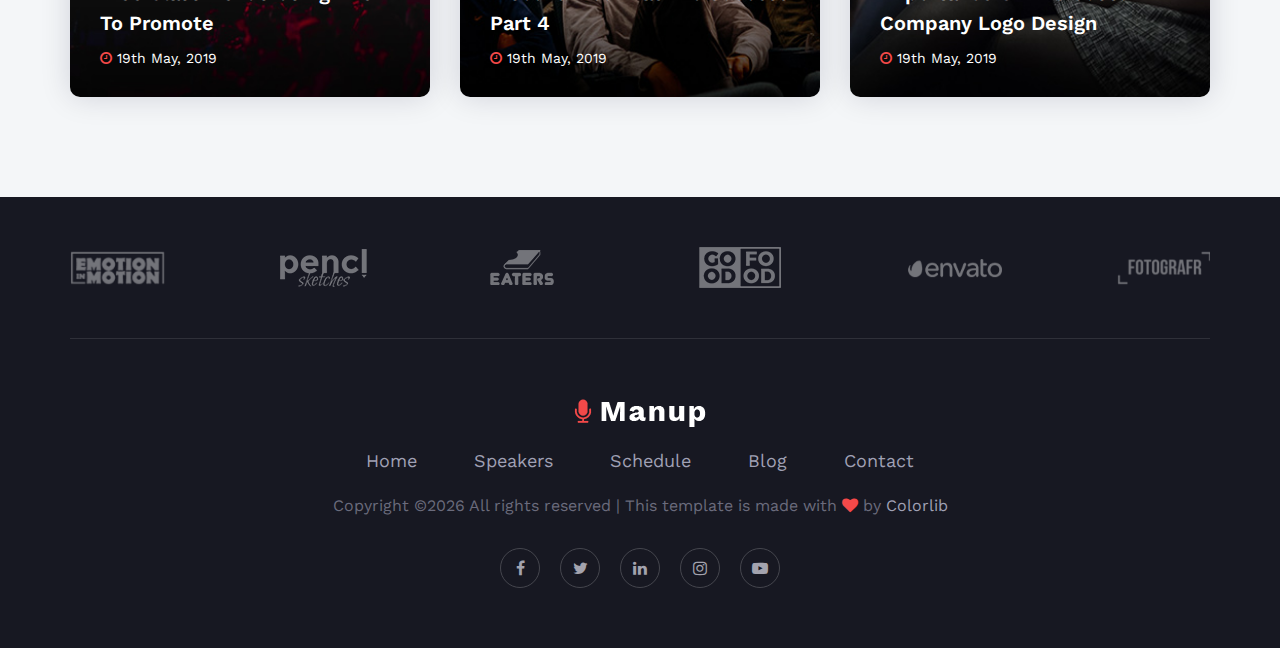
<file: blog-details.html>
<!DOCTYPE html>
<html lang="zxx">

<head>
    <meta charset="UTF-8">
    <meta name="description" content="Manup Template">
    <meta name="keywords" content="Manup, unica, creative, html">
    <meta name="viewport" content="width=device-width, initial-scale=1.0">
    <meta http-equiv="X-UA-Compatible" content="ie=edge">
    <title>Manup | Template</title>

    <!-- Google Font -->
    <link href="https://fonts.googleapis.com/css?family=Work+Sans:400,500,600,700,800,900&display=swap"
        rel="stylesheet">
    <link href="https://fonts.googleapis.com/css?family=Poppins:400,500,600,700&display=swap" rel="stylesheet">


    <!-- Css Styles -->
    <link rel="stylesheet" href="css/css.css" type="text/css">
    <link rel="stylesheet" href="css/font-awesome.min.css" type="text/css">
    <link rel="stylesheet" href="css/elegant-icons.css" type="text/css">
    <link rel="stylesheet" href="css/owl.carousel.min.css" type="text/css">
    <link rel="stylesheet" href="css/magnific-popup.css" type="text/css">
    <link rel="stylesheet" href="css/slicknav.min.css" type="text/css">
    <link rel="stylesheet" href="css/style.css" type="text/css">
</head>

<body>
    <!-- Page Preloder -->
    <div id="preloder">
        <div class="loader"></div>
    </div>

    <!-- Header Section Begin -->
    <header class="header-section">
        <div class="container">
            <div class="logo">
                <a href="./index.html">
                    <img src="img/logo.png" alt="">
                </a>
            </div>
            <div class="nav-menu">
                <nav class="mainmenu mobile-menu">
                    <ul>
                        <li><a href="./index.html">Home</a></li>
                        <li><a href="./about-us.html">About</a></li>
                        <li><a href="./speaker.html">Speakers</a>
                            <ul class="dropdown">
                                <li><a href="#">Jayden</a></li>
                                <li><a href="#">Sara</a></li>
                                <li><a href="#">Emma</a></li>
                                <li><a href="#">Harriet</a></li>
                            </ul>
                        </li>
                        <li><a href="./schedule.html">Schedule</a></li>
                        <li class="active"><a href="./blog.html">Blog</a></li>
                        <li><a href="./contact.html">Contacts</a></li>
                    </ul>
                </nav>
                <a href="#" class="primary-btn top-btn"><i class="fa fa-ticket"></i> Ticket</a>
            </div>
            <div id="mobile-menu-wrap"></div>
        </div>
    </header>
    <!-- Header End -->

    <!-- Blog Details Hero Section Begin -->
    <section class="blog-hero-section set-bg" data-setbg="img/blog/blog-details/blog-details-hero.jpg">
        <div class="container">
            <div class="row">
                <div class="col-lg-12">
                    <div class="bh-text">
                        <a href="https://www.youtube.com/watch?v=EzKkl64rRbM" class="play-btn video-popup"><i
                                class="fa fa-play"></i></a>
                        <h2>Improve You Business Cards</h2>
                        <ul>
                            <li><span>By <strong>John Smith</strong></span></li>
                            <li>February 21, 2019</li>
                            <li>No Comments</li>
                        </ul>
                    </div>
                </div>
            </div>
        </div>
    </section>
    <!-- Blog Details Hero Section End -->

    <!-- Blog Details Section Begin -->
    <section class="blog-details-section">
        <div class="container">
            <div class="row">
                <div class="col-lg-8 m-auto">
                    <div class="bd-text">
                        <div class="bd-title">
                            <p>Postcards are also viable ways to generate increased contact for your business but
                                because business cards are handier and easier to fit into a wallet or a business file
                                organizer, they are more certain to be carried anywhere and anytime.</p>
                            <p>Postcards are also viable ways to generate increased contact for your business but
                                because business cards are handier and easier to fit into a wallet or a business file
                                organizer, they are more certain to be carried anywhere and anytime. Moreover, what is
                                printed on the card is as important as to how the information is printed. A business
                                card should have the name and the logo of the company.</p>
                        </div>
                        <div class="bd-quote">
                            <p>As a result of your work, the senior leadership team walked away as a cohesive unit,
                                re-energized and more hopeful. We are committed to a new future which we now own. You
                                helped us learn how to be resilient change masters."</p>
                            <span>John Smith</span>
                            <img src="img/quote-left.png" alt="">
                        </div>
                        <div class="bd-more-text">
                            <h4>Free Classifieds Using Them To Promote Your Stuff Online</h4>
                            <p>Postcards are also viable ways to generate increased contact for your business but
                                because business cards are handier and easier to fit into a wallet or a business file
                                organizer, they are more certain to be carried anywhere and anytime. Moreover, what is
                                printed on the card is as important as to how the information is printed. A business
                                card should have the name and the logo of the company or business, the slogan or motto
                                of the company, the contact person, contact numbers or cell phone numbers, the business
                                website, and if possible, a physical address.</p>
                        </div>
                        <div class="bd-more-pic">
                            <div class="row">
                                <div class="col-md-6">
                                    <img src="img/blog/blog-details/blog-more-1.jpg" alt="">
                                </div>
                                <div class="col-md-6">
                                    <img src="img/blog/blog-details/blog-more-2.jpg" alt="">
                                </div>
                            </div>
                        </div>
                        <div class="bd-more-text second-text">
                            <h4>Freelance Design Tricks How To Get Away With Murder In The Workplace</h4>
                            <p>Any business should never underestimate the power of business cards. It is able to
                                provide quick information, is easy to keep, and if optimized to the fullest, can
                                generate impressive sales increase.</p>
                            <p>Even the empty space at the back of a card can be utilized to hold additional information
                                like a map or an attractive freebie. Business cards can surely help any business to be
                                more well-known and profitable in the long run.</p>
                        </div>
                        <div class="bd-tag-share">
                            <div class="tag">
                                <a href="#">Marketing</a>
                                <a href="#">Experience</a>
                            </div>
                            <div class="s-share">
                                <span>Share:</span>
                                <a href="#"><i class="fa fa-facebook"></i></a>
                                <a href="#"><i class="fa fa-twitter"></i></a>
                                <a href="#"><i class="fa fa-google-plus"></i></a>
                                <a href="#"><i class="fa fa-instagram"></i></a>
                            </div>
                        </div>
                    </div>
                </div>
            </div>
        </div>
    </section>
    <!-- Blog Details Section End -->

    <!-- Comment Form Section Begin -->
    <div class="comment-section spad">
        <div class="container">
            <div class="row">
                <div class="col-lg-12">
                    <div class="section-title">
                        <h3>Leave A Comment</h3>
                    </div>
                </div>
            </div>
            <div class="row">
                <div class="col-lg-8 m-auto">
                    <form action="#" class="comment-form">
                        <div class="row">
                            <div class="col-lg-4">
                                <input type="text" placeholder="Name">
                            </div>
                            <div class="col-lg-4">
                                <input type="text" placeholder="Email">
                            </div>
                            <div class="col-lg-4">
                                <input type="text" placeholder="Phone">
                            </div>
                            <div class="col-lg-12 text-center">
                                <textarea placeholder="Messages"></textarea>
                                <button type="submit" class="site-btn">Send Message</button>
                            </div>
                        </div>
                    </form>
                </div>
            </div>
        </div>
    </div>
    <!-- Comment Form Section End -->

    <!-- Related Post Section Begin -->
    <section class="related-post-section spad">
        <div class="container">
            <div class="row">
                <div class="col-lg-12">
                    <div class="section-title">
                        <h2>Relatest Post</h2>
                    </div>
                </div>
            </div>
            <div class="row">
                <div class="col-md-4">
                    <div class="blog-item set-bg" data-setbg="img/related-post/related-post-1.jpg">
                        <div class="bi-tag bg-gradient">Foody</div>
                        <div class="bi-text">
                            <h5><a href="#">Free Classifiends Using Them To Promote</a></h5>
                            <span><i class="fa fa-clock-o"></i> 19th May, 2019</span>
                        </div>
                    </div>
                </div>
                <div class="col-md-4">
                    <div class="blog-item set-bg" data-setbg="img/related-post/related-post-2.jpg">
                        <div class="bi-tag bg-gradient">Foody</div>
                        <div class="bi-text">
                            <h5><a href="#">Discover Your Path To Success Part 4</a></h5>
                            <span><i class="fa fa-clock-o"></i> 19th May, 2019</span>
                        </div>
                    </div>
                </div>
                <div class="col-md-4">
                    <div class="blog-item set-bg" data-setbg="img/related-post/related-post-3.jpg">
                        <div class="bi-tag bg-gradient">Foody</div>
                        <div class="bi-text">
                            <h5><a href="#">Importance Of The Custom Company Logo Design</a></h5>
                            <span><i class="fa fa-clock-o"></i> 19th May, 2019</span>
                        </div>
                    </div>
                </div>
            </div>
        </div>
    </section>
    <!-- Related Post Section End -->

    <!-- Footer Section Begin -->
    <footer class="footer-section">
        <div class="container">
            <div class="partner-logo owl-carousel">
                <a href="#" class="pl-table">
                    <div class="pl-tablecell">
                        <img src="img/partner-logo/logo-1.png" alt="">
                    </div>
                </a>
                <a href="#" class="pl-table">
                    <div class="pl-tablecell">
                        <img src="img/partner-logo/logo-2.png" alt="">
                    </div>
                </a>
                <a href="#" class="pl-table">
                    <div class="pl-tablecell">
                        <img src="img/partner-logo/logo-3.png" alt="">
                    </div>
                </a>
                <a href="#" class="pl-table">
                    <div class="pl-tablecell">
                        <img src="img/partner-logo/logo-4.png" alt="">
                    </div>
                </a>
                <a href="#" class="pl-table">
                    <div class="pl-tablecell">
                        <img src="img/partner-logo/logo-5.png" alt="">
                    </div>
                </a>
                <a href="#" class="pl-table">
                    <div class="pl-tablecell">
                        <img src="img/partner-logo/logo-6.png" alt="">
                    </div>
                </a>
            </div>
            <div class="row">
                <div class="col-lg-12">
                    <div class="footer-text">
                        <div class="ft-logo">
                            <a href="#" class="footer-logo"><img src="img/footer-logo.png" alt=""></a>
                        </div>
                        <ul>
                            <li><a href="#">Home</a></li>
                            <li><a href="#">Speakers</a></li>
                            <li><a href="#">Schedule</a></li>
                            <li><a href="#">Blog</a></li>
                            <li><a href="#">Contact</a></li>
                        </ul>
                        <div class="copyright-text"><p><!-- Link back to Colorlib can't be removed. Template is licensed under CC BY 3.0. -->
  Copyright &copy;<script>document.write(new Date().getFullYear());</script> All rights reserved | This template is made with <i class="fa fa-heart" aria-hidden="true"></i> by <a href="https://colorlib.com" target="_blank">Colorlib</a>
  <!-- Link back to Colorlib can't be removed. Template is licensed under CC BY 3.0. --></p></div>
                        <div class="ft-social">
                            <a href="#"><i class="fa fa-facebook"></i></a>
                            <a href="#"><i class="fa fa-twitter"></i></a>
                            <a href="#"><i class="fa fa-linkedin"></i></a>
                            <a href="#"><i class="fa fa-instagram"></i></a>
                            <a href="#"><i class="fa fa-youtube-play"></i></a>
                        </div>
                    </div>
                </div>
            </div>
        </div>
    </footer>
    <!-- Footer Section End -->

    <!-- Js Plugins -->
    <script src="js/jquery-3.3.1.min.js"></script>
    <script src="js/js.js"></script>
    <script src="js/jquery.magnific-popup.min.js"></script>
    <script src="js/jquery.countdown.min.js"></script>
    <script src="js/jquery.slicknav.js"></script>
    <script src="js/owl.carousel.min.js"></script>
    <script src="js/main.js"></script>
</body>

</html>
</file>
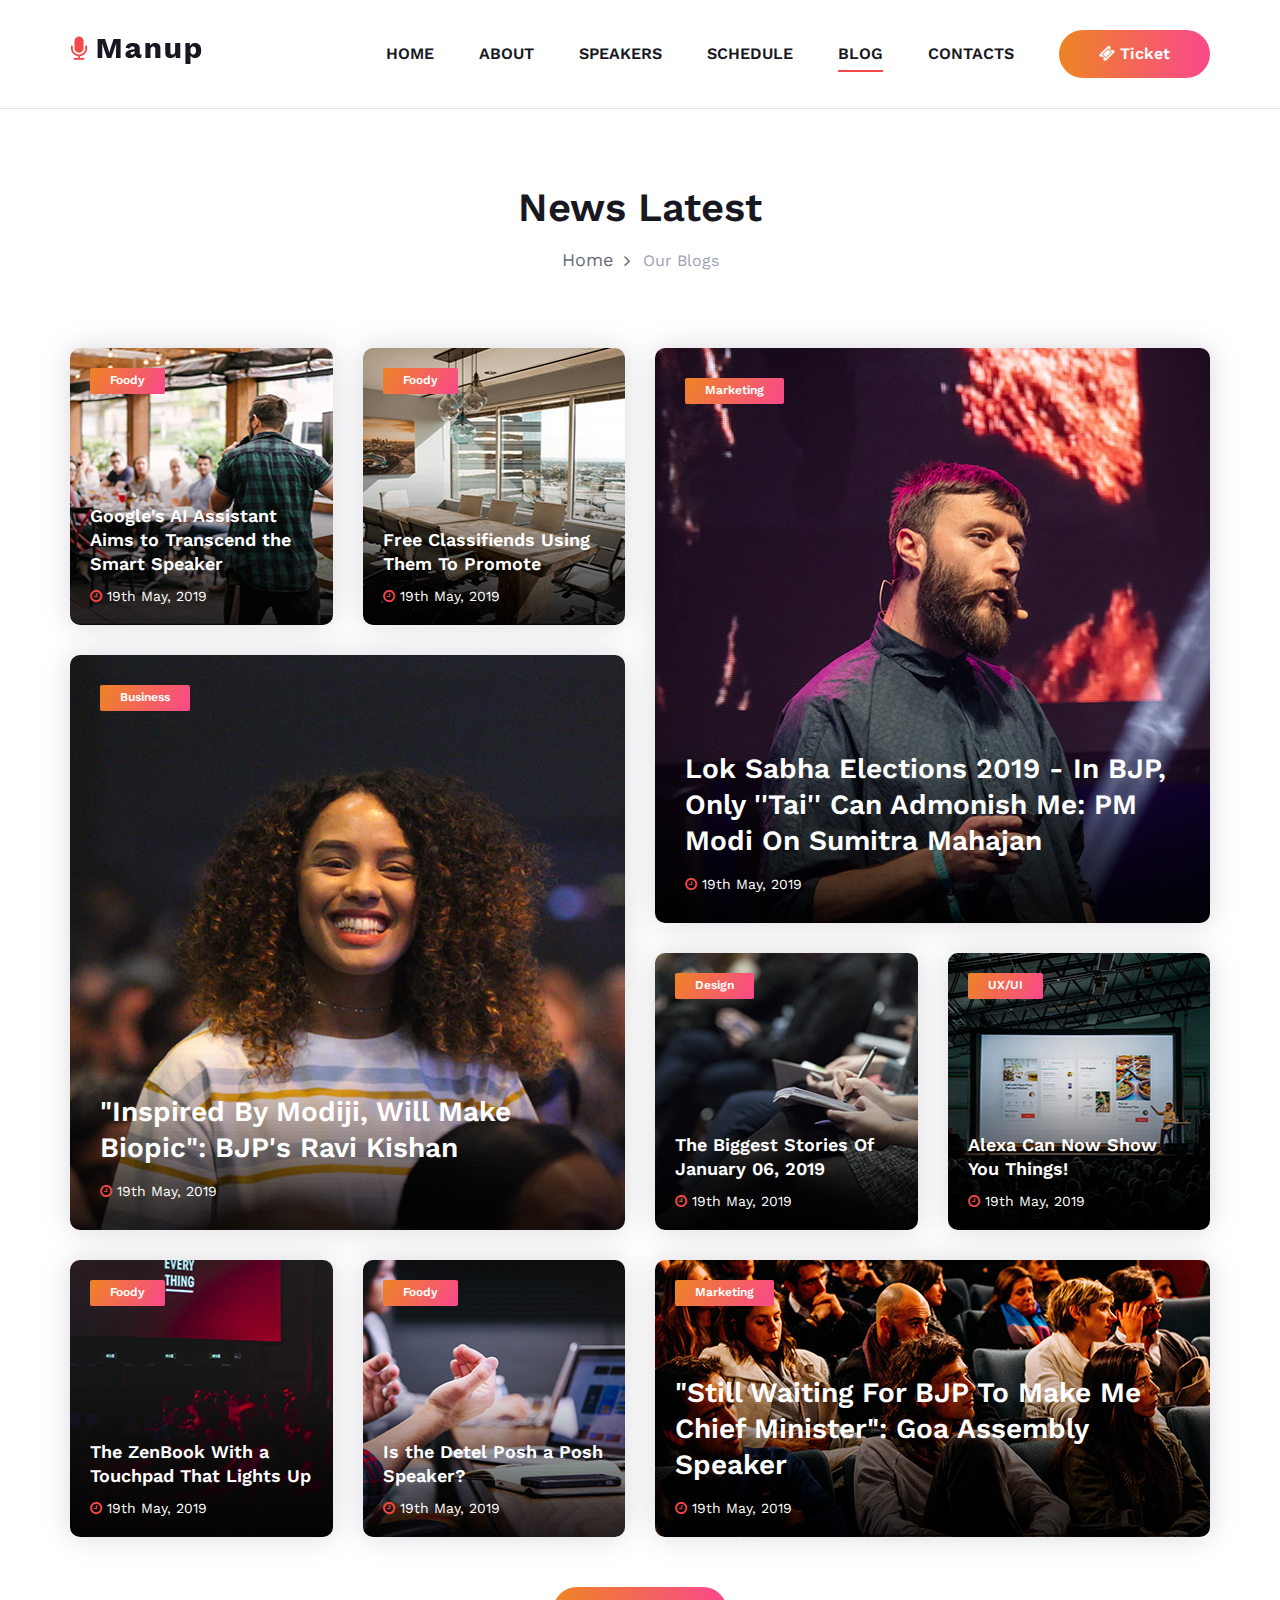
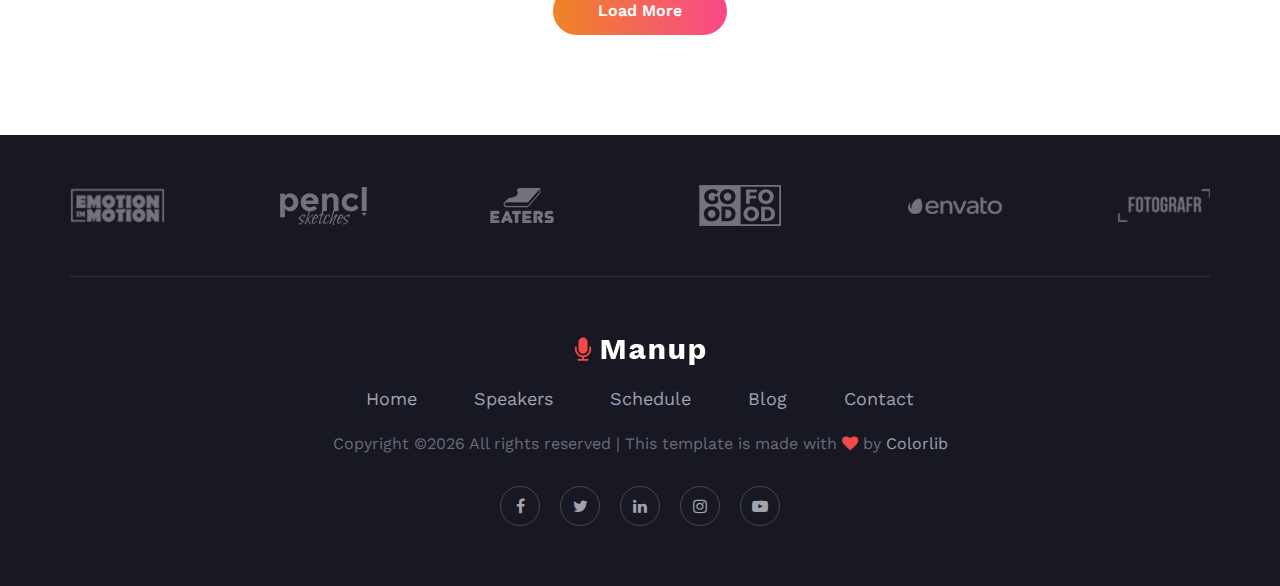
<file: blog.html>
<!DOCTYPE html>
<html lang="zxx">

<head>
    <meta charset="UTF-8">
    <meta name="description" content="Manup Template">
    <meta name="keywords" content="Manup, unica, creative, html">
    <meta name="viewport" content="width=device-width, initial-scale=1.0">
    <meta http-equiv="X-UA-Compatible" content="ie=edge">
    <title>Manup | Template</title>

    <!-- Google Font -->
    <link href="https://fonts.googleapis.com/css?family=Work+Sans:400,500,600,700,800,900&display=swap"
        rel="stylesheet">
    <link href="https://fonts.googleapis.com/css?family=Poppins:400,500,600,700&display=swap" rel="stylesheet">


    <!-- Css Styles -->
    <link rel="stylesheet" href="css/css.css" type="text/css">
    <link rel="stylesheet" href="css/font-awesome.min.css" type="text/css">
    <link rel="stylesheet" href="css/elegant-icons.css" type="text/css">
    <link rel="stylesheet" href="css/owl.carousel.min.css" type="text/css">
    <link rel="stylesheet" href="css/magnific-popup.css" type="text/css">
    <link rel="stylesheet" href="css/slicknav.min.css" type="text/css">
    <link rel="stylesheet" href="css/style.css" type="text/css">
</head>

<body>
    <!-- Page Preloder -->
    <div id="preloder">
        <div class="loader"></div>
    </div>

    <!-- Header Section Begin -->
    <header class="header-section header-normal">
        <div class="container">
            <div class="logo">
                <a href="./index.html">
                    <img src="img/logo.png" alt="">
                </a>
            </div>
            <div class="nav-menu">
                <nav class="mainmenu mobile-menu">
                    <ul>
                        <li><a href="./index.html">Home</a></li>
                        <li><a href="./about-us.html">About</a></li>
                        <li><a href="./speaker.html">Speakers</a>
                            <ul class="dropdown">
                                <li><a href="#">Jayden</a></li>
                                <li><a href="#">Sara</a></li>
                                <li><a href="#">Emma</a></li>
                                <li><a href="#">Harriet</a></li>
                            </ul>
                        </li>
                        <li><a href="./schedule.html">Schedule</a></li>
                        <li class="active"><a href="./blog.html">Blog</a></li>
                        <li><a href="./contact.html">Contacts</a></li>
                    </ul>
                </nav>
                <a href="#" class="primary-btn top-btn"><i class="fa fa-ticket"></i> Ticket</a>
            </div>
            <div id="mobile-menu-wrap"></div>
        </div>
    </header>
    <!-- Header End -->

    <!-- Breadcrumb Section Begin -->
    <section class="breadcrumb-section">
        <div class="container">
            <div class="row">
                <div class="col-lg-12">
                    <div class="breadcrumb-text">
                        <h2>News Latest</h2>
                        <div class="bt-option">
                            <a href="#">Home</a>
                            <span>Our Blogs</span>
                        </div>
                    </div>
                </div>
            </div>
        </div>
    </section>
    <!-- Breadcrumb Section End -->

    <!-- Blog Section Begin -->
    <section class="blog-section spad">
        <div class="container">
            <div class="row">
                <div class="col-lg-6">
                    <div class="row">
                        <div class="col-md-6">
                            <div class="blog-item set-bg" data-setbg="img/blog/blog-1.jpg">
                                <div class="bi-tag bg-gradient">Foody</div>
                                <div class="bi-text">
                                    <h5><a href="./blog-details.html">Google's AI Assistant Aims to Transcend the Smart Speaker</a></h5>
                                    <span><i class="fa fa-clock-o"></i> 19th May, 2019</span>
                                </div>
                            </div>
                        </div>
                        <div class="col-md-6">
                            <div class="blog-item set-bg" data-setbg="img/blog/blog-2.jpg">
                                <div class="bi-tag bg-gradient">Foody</div>
                                <div class="bi-text">
                                    <h5><a href="./blog-details.html">Free Classifiends Using Them To Promote</a></h5>
                                    <span><i class="fa fa-clock-o"></i> 19th May, 2019</span>
                                </div>
                            </div>
                        </div>
                    </div>
                    <div class="blog-item set-bg large-item" data-setbg="img/blog/blog-4.jpg">
                        <div class="bi-tag bg-gradient">Business</div>
                        <div class="bi-text">
                            <h3><a href="./blog-details.html">"Inspired By Modiji, Will Make Biopic": BJP's Ravi Kishan</a></h3>
                            <span><i class="fa fa-clock-o"></i> 19th May, 2019</span>
                        </div>
                    </div>
                    <div class="row">
                        <div class="col-md-6">
                            <div class="blog-item set-bg" data-setbg="img/blog/blog-7.jpg">
                                <div class="bi-tag bg-gradient">Foody</div>
                                <div class="bi-text">
                                    <h5><a href="./blog-details.html">The ZenBook With a Touchpad That Lights Up</a></h5>
                                    <span><i class="fa fa-clock-o"></i> 19th May, 2019</span>
                                </div>
                            </div>
                        </div>
                        <div class="col-md-6">
                            <div class="blog-item set-bg" data-setbg="img/blog/blog-8.jpg">
                                <div class="bi-tag bg-gradient">Foody</div>
                                <div class="bi-text">
                                    <h5><a href="./blog-details.html">Is the Detel Posh a Posh Speaker?</a></h5>
                                    <span><i class="fa fa-clock-o"></i> 19th May, 2019</span>
                                </div>
                            </div>
                        </div>
                    </div>
                </div>
                <div class="col-lg-6">
                    <div class="blog-item set-bg large-item" data-setbg="img/blog/blog-3.jpg">
                        <div class="bi-tag bg-gradient">Marketing</div>
                        <div class="bi-text">
                            <h3><a href="./blog-details.html">Lok Sabha Elections 2019 - In BJP, Only ''Tai'' Can Admonish Me: PM Modi On Sumitra
                                Mahajan</a></h3>
                            <span><i class="fa fa-clock-o"></i> 19th May, 2019</span>
                        </div>
                    </div>
                    <div class="row">
                        <div class="col-md-6">
                            <div class="blog-item set-bg" data-setbg="img/blog/blog-5.jpg">
                                <div class="bi-tag bg-gradient">Design</div>
                                <div class="bi-text">
                                    <h5><a href="./blog-details.html">The Biggest Stories Of January 06, 2019</a></h5>
                                    <span><i class="fa fa-clock-o"></i> 19th May, 2019</span>
                                </div>
                            </div>
                        </div>
                        <div class="col-md-6">
                            <div class="blog-item set-bg" data-setbg="img/blog/blog-6.jpg">
                                <div class="bi-tag bg-gradient">UX/UI</div>
                                <div class="bi-text">
                                    <h5><a href="./blog-details.html">Alexa Can Now Show You Things!</a></h5>
                                    <span><i class="fa fa-clock-o"></i> 19th May, 2019</span>
                                </div>
                            </div>
                        </div>
                    </div>
                    <div class="blog-item set-bg" data-setbg="img/blog/blog-9.jpg">
                        <div class="bi-tag bg-gradient">Marketing</div>
                        <div class="bi-text">
                            <h3><a href="./blog-details.html">"Still Waiting For BJP To Make Me Chief Minister": Goa Assembly Speaker</a></h3>
                            <span><i class="fa fa-clock-o"></i> 19th May, 2019</span>
                        </div>
                    </div>
                </div>
            </div>
            <div class="load-more blog-more">
                <a href="#" class="primary-btn">Load More</a>
            </div>
        </div>
    </section>
    <!-- Blog Section End -->

    <!-- Footer Section Begin -->
    <footer class="footer-section">
        <div class="container">
            <div class="partner-logo owl-carousel">
                <a href="#" class="pl-table">
                    <div class="pl-tablecell">
                        <img src="img/partner-logo/logo-1.png" alt="">
                    </div>
                </a>
                <a href="#" class="pl-table">
                    <div class="pl-tablecell">
                        <img src="img/partner-logo/logo-2.png" alt="">
                    </div>
                </a>
                <a href="#" class="pl-table">
                    <div class="pl-tablecell">
                        <img src="img/partner-logo/logo-3.png" alt="">
                    </div>
                </a>
                <a href="#" class="pl-table">
                    <div class="pl-tablecell">
                        <img src="img/partner-logo/logo-4.png" alt="">
                    </div>
                </a>
                <a href="#" class="pl-table">
                    <div class="pl-tablecell">
                        <img src="img/partner-logo/logo-5.png" alt="">
                    </div>
                </a>
                <a href="#" class="pl-table">
                    <div class="pl-tablecell">
                        <img src="img/partner-logo/logo-6.png" alt="">
                    </div>
                </a>
            </div>
            <div class="row">
                <div class="col-lg-12">
                    <div class="footer-text">
                        <div class="ft-logo">
                            <a href="#" class="footer-logo"><img src="img/footer-logo.png" alt=""></a>
                        </div>
                        <ul>
                            <li><a href="#">Home</a></li>
                            <li><a href="#">Speakers</a></li>
                            <li><a href="#">Schedule</a></li>
                            <li><a href="#">Blog</a></li>
                            <li><a href="#">Contact</a></li>
                        </ul>
                        <div class="copyright-text"><p><!-- Link back to Colorlib can't be removed. Template is licensed under CC BY 3.0. -->
  Copyright &copy;<script>document.write(new Date().getFullYear());</script> All rights reserved | This template is made with <i class="fa fa-heart" aria-hidden="true"></i> by <a href="https://colorlib.com" target="_blank">Colorlib</a>
  <!-- Link back to Colorlib can't be removed. Template is licensed under CC BY 3.0. --></p></div>
                        <div class="ft-social">
                            <a href="#"><i class="fa fa-facebook"></i></a>
                            <a href="#"><i class="fa fa-twitter"></i></a>
                            <a href="#"><i class="fa fa-linkedin"></i></a>
                            <a href="#"><i class="fa fa-instagram"></i></a>
                            <a href="#"><i class="fa fa-youtube-play"></i></a>
                        </div>
                    </div>
                </div>
            </div>
        </div>
    </footer>
    <!-- Footer Section End -->

    <!-- Js Plugins -->
    <script src="js/jquery-3.3.1.min.js"></script>
    <script src="js/js.js"></script>
    <script src="js/jquery.magnific-popup.min.js"></script>
    <script src="js/jquery.countdown.min.js"></script>
    <script src="js/jquery.slicknav.js"></script>
    <script src="js/owl.carousel.min.js"></script>
    <script src="js/main.js"></script>
</body>

</html>
</file>
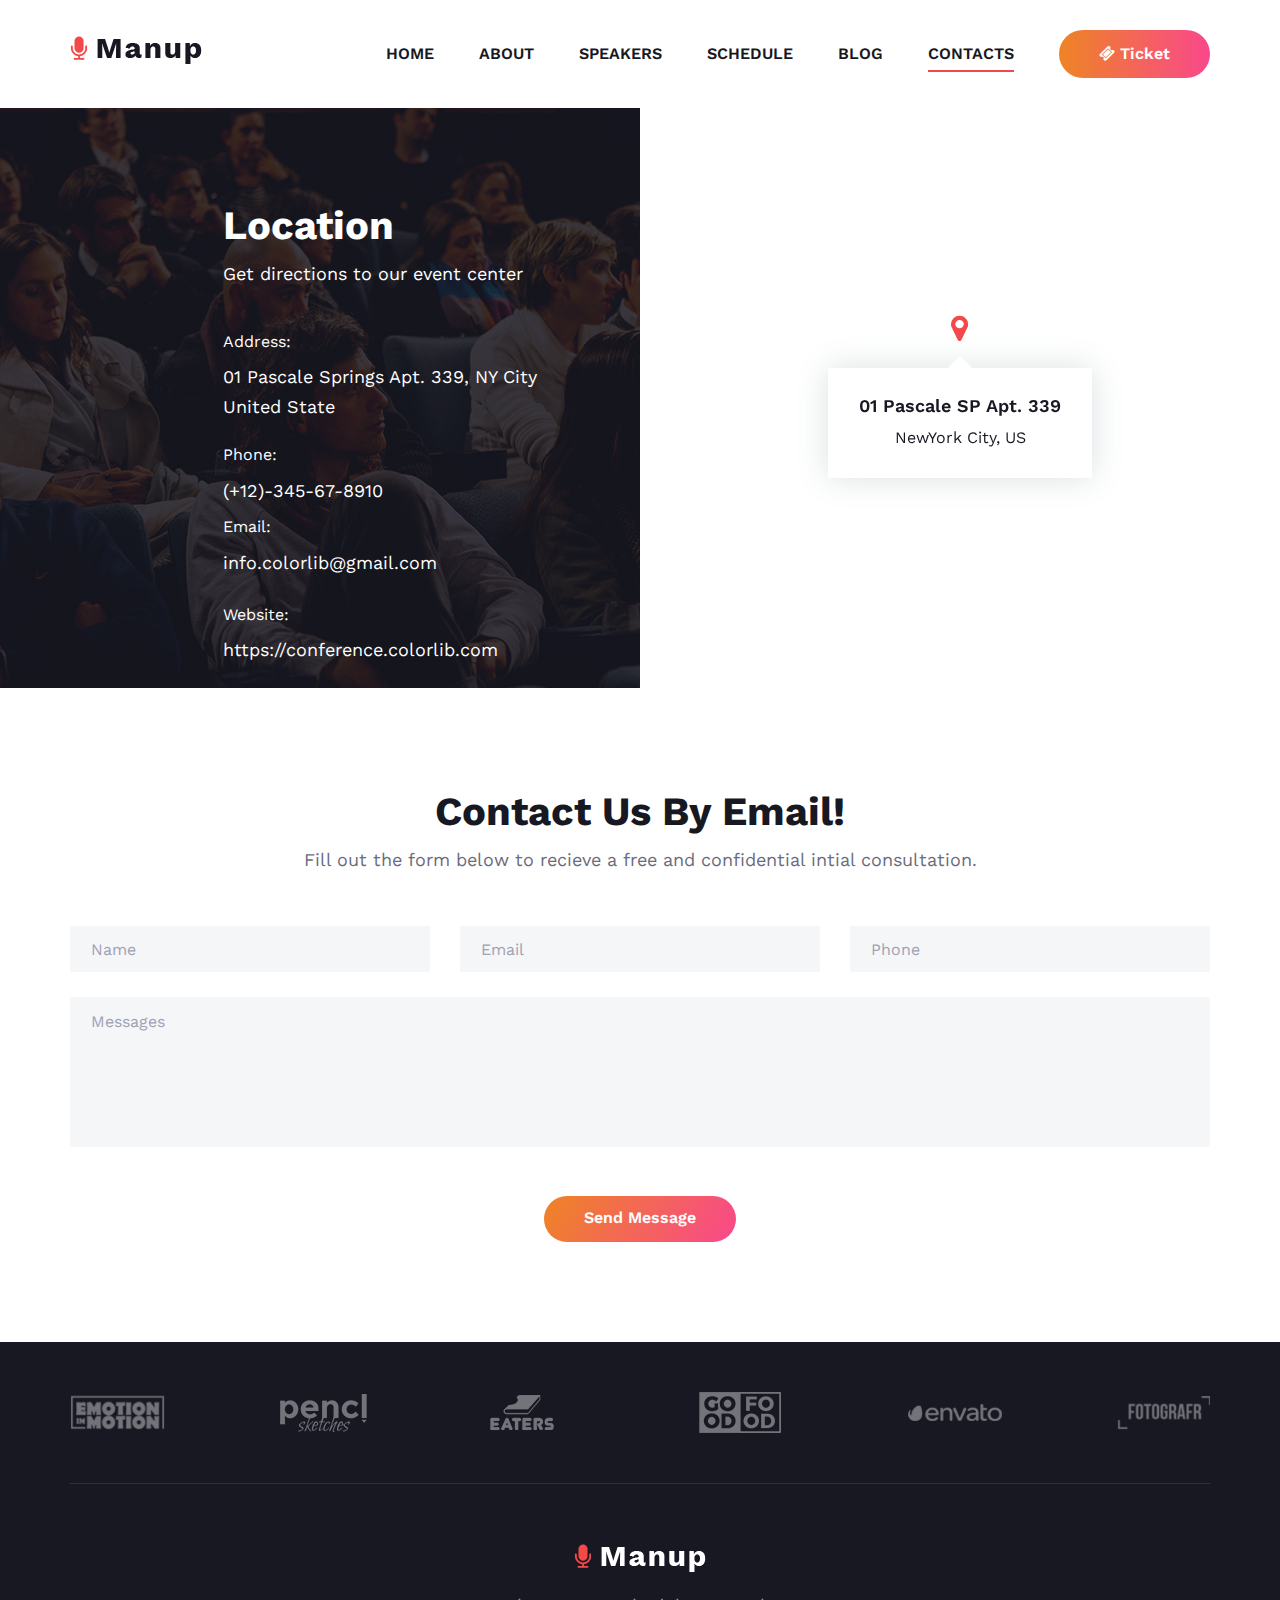
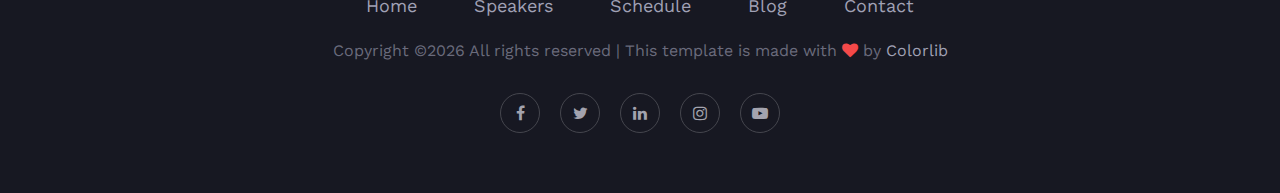
<file: contact.html>
<!DOCTYPE html>
<html lang="zxx">

<head>
    <meta charset="UTF-8">
    <meta name="description" content="Manup Template">
    <meta name="keywords" content="Manup, unica, creative, html">
    <meta name="viewport" content="width=device-width, initial-scale=1.0">
    <meta http-equiv="X-UA-Compatible" content="ie=edge">
    <title>Manup | Template</title>

    <!-- Google Font -->
    <link href="https://fonts.googleapis.com/css?family=Work+Sans:400,500,600,700,800,900&display=swap"
        rel="stylesheet">
    <link href="https://fonts.googleapis.com/css?family=Poppins:400,500,600,700&display=swap" rel="stylesheet">


    <!-- Css Styles -->
    <link rel="stylesheet" href="css/css.css" type="text/css">
    <link rel="stylesheet" href="css/font-awesome.min.css" type="text/css">
    <link rel="stylesheet" href="css/elegant-icons.css" type="text/css">
    <link rel="stylesheet" href="css/owl.carousel.min.css" type="text/css">
    <link rel="stylesheet" href="css/magnific-popup.css" type="text/css">
    <link rel="stylesheet" href="css/slicknav.min.css" type="text/css">
    <link rel="stylesheet" href="css/style.css" type="text/css">
</head>

<body>
    <!-- Page Preloder -->
    <div id="preloder">
        <div class="loader"></div>
    </div>

    <!-- Header Section Begin -->
    <header class="header-section">
        <div class="container">
            <div class="logo">
                <a href="./index.html">
                    <img src="img/logo.png" alt="">
                </a>
            </div>
            <div class="nav-menu">
                <nav class="mainmenu mobile-menu">
                    <ul>
                        <li><a href="./index.html">Home</a></li>
                        <li><a href="./about-us.html">About</a></li>
                        <li><a href="./speaker.html">Speakers</a>
                            <ul class="dropdown">
                                <li><a href="#">Jayden</a></li>
                                <li><a href="#">Sara</a></li>
                                <li><a href="#">Emma</a></li>
                                <li><a href="#">Harriet</a></li>
                            </ul>
                        </li>
                        <li><a href="./schedule.html">Schedule</a></li>
                        <li><a href="./blog.html">Blog</a></li>
                        <li class="active"><a href="./contact.html">Contacts</a></li>
                    </ul>
                </nav>
                <a href="#" class="primary-btn top-btn"><i class="fa fa-ticket"></i> Ticket</a>
            </div>
            <div id="mobile-menu-wrap"></div>
        </div>
    </header>
    <!-- Header End -->

    <!-- Contact Top Content Section Begin -->
    <section class="contact-content-section">
        <div class="container-fluid">
            <div class="row">
                <div class="col-lg-6">
                    <div class="cc-text set-bg" data-setbg="img/contact-content-bg.jpg">
                        <div class="row">
                            <div class="col-lg-8 offset-lg-4">
                                <div class="section-title">
                                    <h2>Location</h2>
                                    <p>Get directions to our event center</p>
                                </div>
                                <div class="cs-text">
                                    <div class="ct-address">
                                        <span>Address:</span>
                                        <p>01 Pascale Springs Apt. 339, NY City <br />United State</p>
                                    </div>
                                    <ul>
                                        <li>
                                            <span>Phone:</span>
                                            (+12)-345-67-8910
                                        </li>
                                        <li>
                                            <span>Email:</span>
                                            info.colorlib@gmail.com
                                        </li>
                                    </ul>
                                    <div class="ct-links">
                                        <span>Website:</span>
                                        <p>https://conference.colorlib.com</p>
                                    </div>
                                </div>
                            </div>
                        </div>
                    </div>
                </div>
                <div class="col-lg-6">
                    <div class="cc-map">
                        <iframe
                            src="https://www.google.com/maps/embed?pb=!1m18!1m12!1m3!1d105718.20476932525!2d-118.28504975143346!3d34.10298127166687!2m3!1f0!2f0!3f0!3m2!1i1024!2i768!4f13.1!3m3!1m2!1s0x80c2c6badc8521ad%3A0x7ad323479ca23922!2sNortheast%20Los%20Angeles%2C%20Los%20Angeles%2C%20CA%2C%20USA!5e0!3m2!1sen!2sbd!4v1579884986183!5m2!1sen!2sbd"
                            height="580" style="border:0;" allowfullscreen=""></iframe>
                        <div class="map-hover">
                            <i class="fa fa-map-marker"></i>
                            <div class="map-hover-inner">
                                <h5>01 Pascale SP Apt. 339</h5>
                                <p>NewYork City, US</p>
                            </div>
                        </div>
                    </div>
                </div>
            </div>
        </div>
    </section>
    <!-- Contact Top Content Section End -->

    <!-- Contact Form Section Begin -->
    <section class="contact-from-section spad">
        <div class="container">
            <div class="row">
                <div class="col-lg-12">
                    <div class="section-title">
                        <h2>Contact Us By Email!</h2>
                        <p>Fill out the form below to recieve a free and confidential intial consultation.</p>
                    </div>
                </div>
            </div>
            <div class="row">
                <div class="col-lg-12">
                    <form action="#" class="comment-form contact-form">
                        <div class="row">
                            <div class="col-lg-4">
                                <input type="text" placeholder="Name">
                            </div>
                            <div class="col-lg-4">
                                <input type="text" placeholder="Email">
                            </div>
                            <div class="col-lg-4">
                                <input type="text" placeholder="Phone">
                            </div>
                            <div class="col-lg-12 text-center">
                                <textarea placeholder="Messages"></textarea>
                                <button type="submit" class="site-btn">Send Message</button>
                            </div>
                        </div>
                    </form>
                </div>
            </div>
        </div>
    </section>
    <!-- Contact Form Section End -->

    <!-- Footer Section Begin -->
    <footer class="footer-section">
        <div class="container">
            <div class="partner-logo owl-carousel">
                <a href="#" class="pl-table">
                    <div class="pl-tablecell">
                        <img src="img/partner-logo/logo-1.png" alt="">
                    </div>
                </a>
                <a href="#" class="pl-table">
                    <div class="pl-tablecell">
                        <img src="img/partner-logo/logo-2.png" alt="">
                    </div>
                </a>
                <a href="#" class="pl-table">
                    <div class="pl-tablecell">
                        <img src="img/partner-logo/logo-3.png" alt="">
                    </div>
                </a>
                <a href="#" class="pl-table">
                    <div class="pl-tablecell">
                        <img src="img/partner-logo/logo-4.png" alt="">
                    </div>
                </a>
                <a href="#" class="pl-table">
                    <div class="pl-tablecell">
                        <img src="img/partner-logo/logo-5.png" alt="">
                    </div>
                </a>
                <a href="#" class="pl-table">
                    <div class="pl-tablecell">
                        <img src="img/partner-logo/logo-6.png" alt="">
                    </div>
                </a>
            </div>
            <div class="row">
                <div class="col-lg-12">
                    <div class="footer-text">
                        <div class="ft-logo">
                            <a href="#" class="footer-logo"><img src="img/footer-logo.png" alt=""></a>
                        </div>
                        <ul>
                            <li><a href="#">Home</a></li>
                            <li><a href="#">Speakers</a></li>
                            <li><a href="#">Schedule</a></li>
                            <li><a href="#">Blog</a></li>
                            <li><a href="#">Contact</a></li>
                        </ul>
                        <div class="copyright-text"><p><!-- Link back to Colorlib can't be removed. Template is licensed under CC BY 3.0. -->
  Copyright &copy;<script>document.write(new Date().getFullYear());</script> All rights reserved | This template is made with <i class="fa fa-heart" aria-hidden="true"></i> by <a href="https://colorlib.com" target="_blank">Colorlib</a>
  <!-- Link back to Colorlib can't be removed. Template is licensed under CC BY 3.0. --></p></div>
                        <div class="ft-social">
                            <a href="#"><i class="fa fa-facebook"></i></a>
                            <a href="#"><i class="fa fa-twitter"></i></a>
                            <a href="#"><i class="fa fa-linkedin"></i></a>
                            <a href="#"><i class="fa fa-instagram"></i></a>
                            <a href="#"><i class="fa fa-youtube-play"></i></a>
                        </div>
                    </div>
                </div>
            </div>
        </div>
    </footer>
    <!-- Footer Section End -->

    <!-- Js Plugins -->
    <script src="js/jquery-3.3.1.min.js"></script>
    <script src="js/js.js"></script>
    <script src="js/jquery.magnific-popup.min.js"></script>
    <script src="js/jquery.countdown.min.js"></script>
    <script src="js/jquery.slicknav.js"></script>
    <script src="js/owl.carousel.min.js"></script>
    <script src="js/main.js"></script>
</body>

</html>
</file>
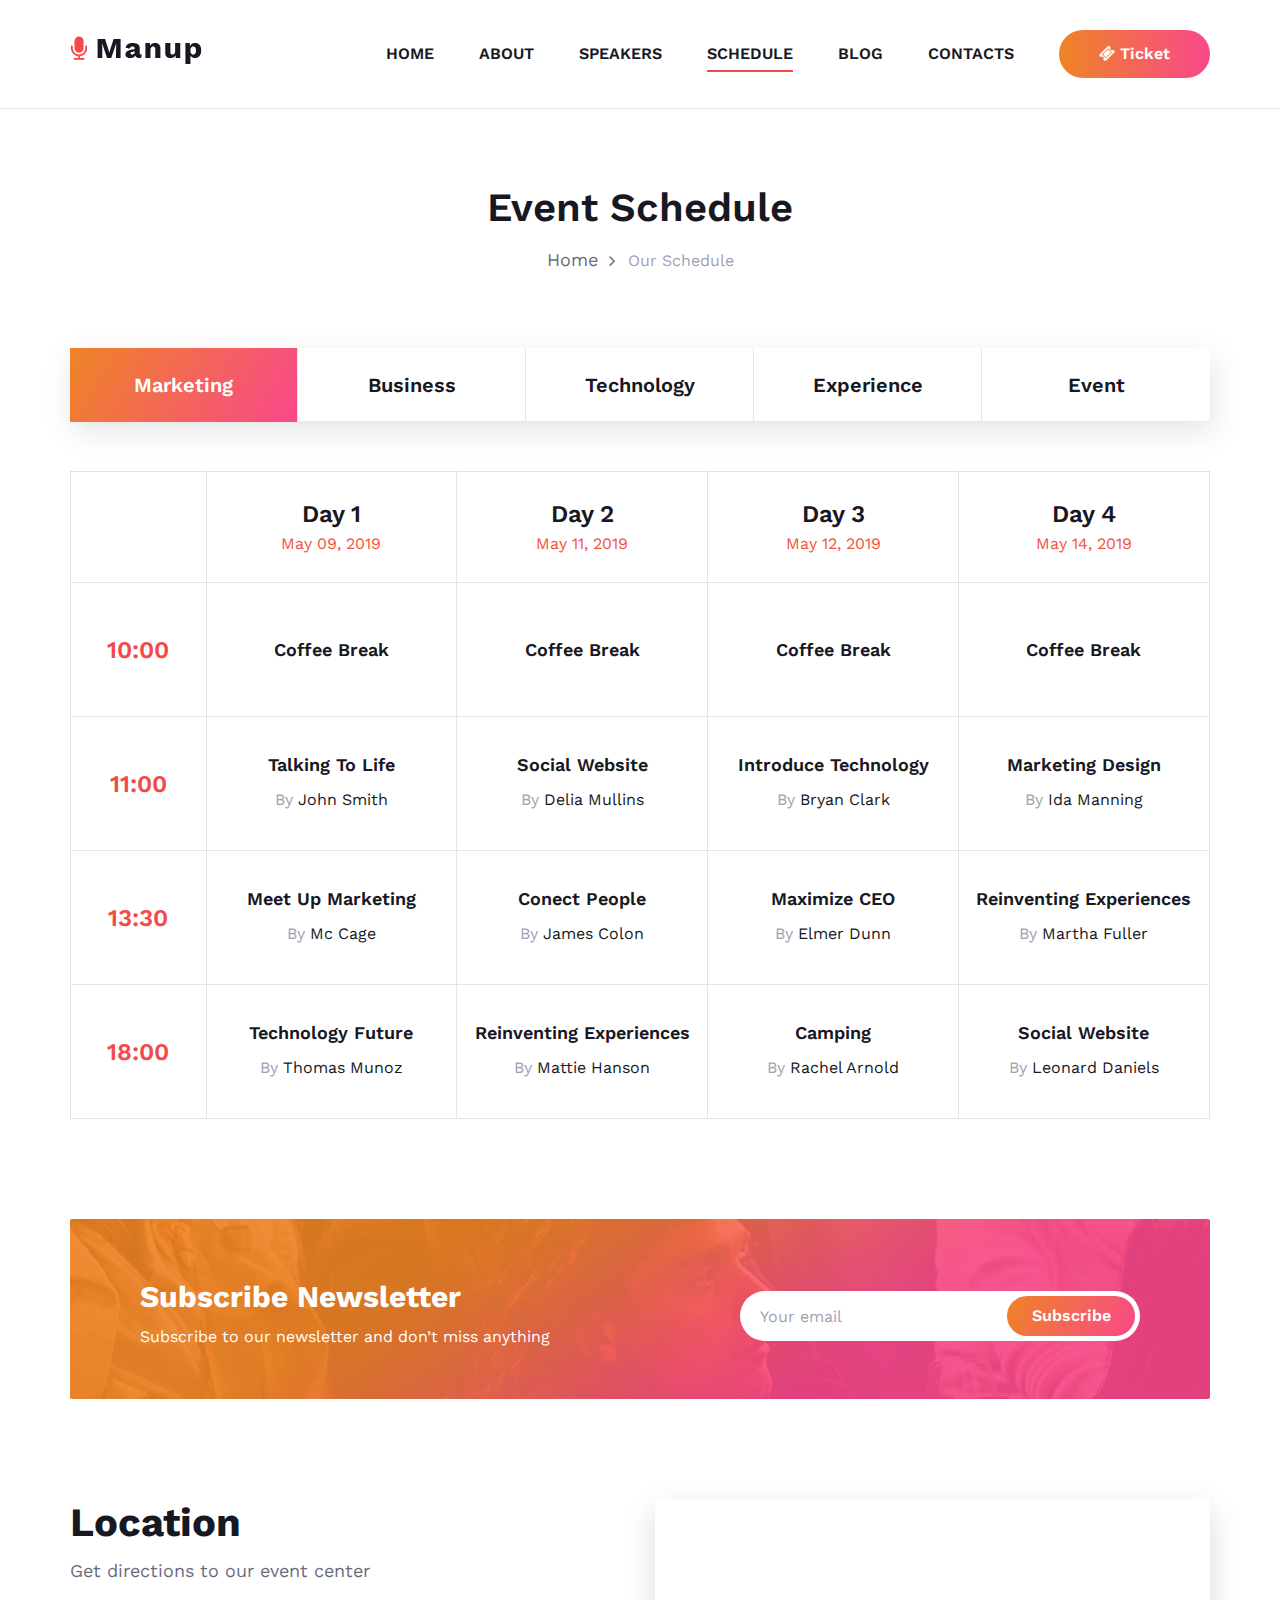
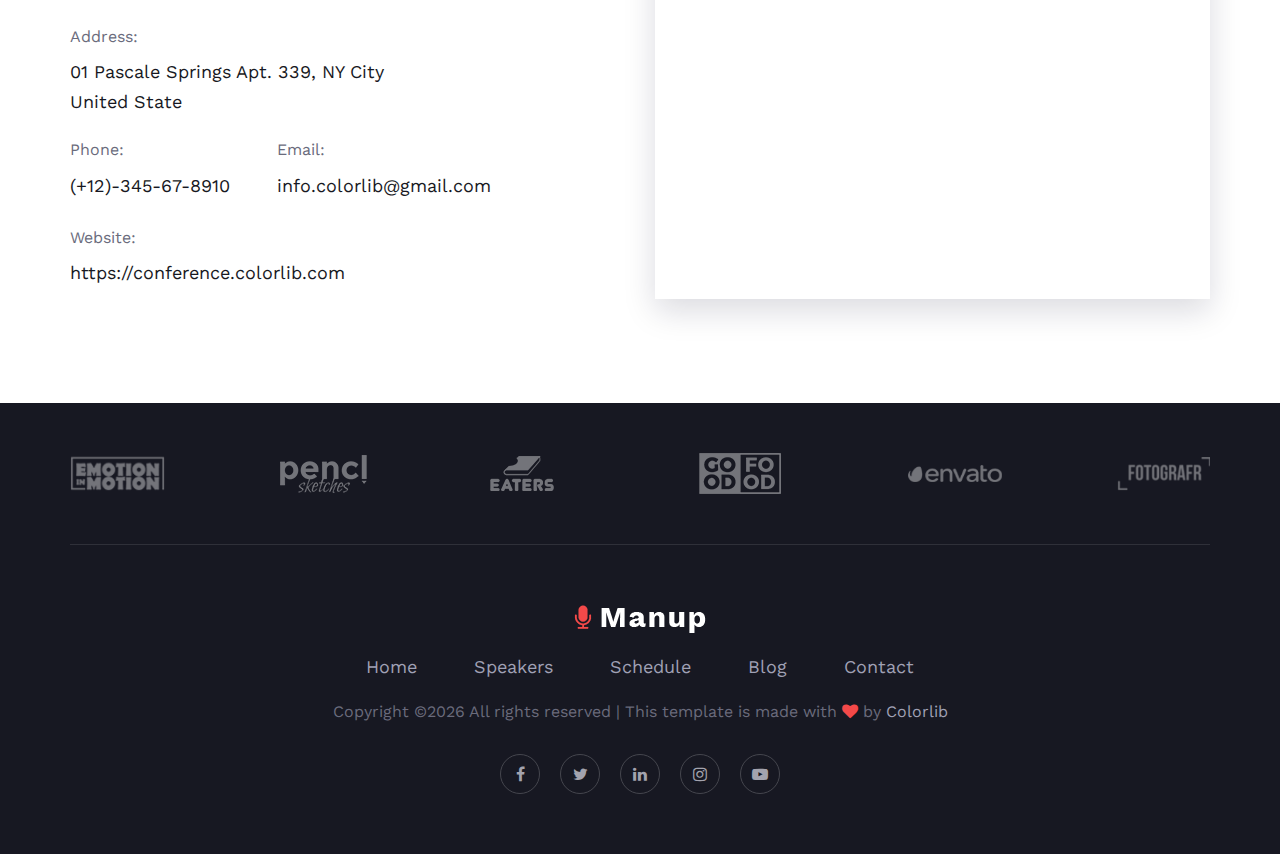
<file: schedule.html>
<!DOCTYPE html>
<html lang="zxx">

<head>
    <meta charset="UTF-8">
    <meta name="description" content="Manup Template">
    <meta name="keywords" content="Manup, unica, creative, html">
    <meta name="viewport" content="width=device-width, initial-scale=1.0">
    <meta http-equiv="X-UA-Compatible" content="ie=edge">
    <title>Manup | Template</title>

    <!-- Google Font -->
    <link href="https://fonts.googleapis.com/css?family=Work+Sans:400,500,600,700,800,900&display=swap"
        rel="stylesheet">
    <link href="https://fonts.googleapis.com/css?family=Poppins:400,500,600,700&display=swap" rel="stylesheet">


    <!-- Css Styles -->
    <link rel="stylesheet" href="css/css.css" type="text/css">
    <link rel="stylesheet" href="css/font-awesome.min.css" type="text/css">
    <link rel="stylesheet" href="css/elegant-icons.css" type="text/css">
    <link rel="stylesheet" href="css/owl.carousel.min.css" type="text/css">
    <link rel="stylesheet" href="css/magnific-popup.css" type="text/css">
    <link rel="stylesheet" href="css/slicknav.min.css" type="text/css">
    <link rel="stylesheet" href="css/style.css" type="text/css">
</head>

<body>
    <!-- Page Preloder -->
    <div id="preloder">
        <div class="loader"></div>
    </div>

    <!-- Header Section Begin -->
    <header class="header-section header-normal">
        <div class="container">
            <div class="logo">
                <a href="./index.html">
                    <img src="img/logo.png" alt="">
                </a>
            </div>
            <div class="nav-menu">
                <nav class="mainmenu mobile-menu">
                    <ul>
                        <li><a href="./index.html">Home</a></li>
                        <li><a href="./about-us.html">About</a></li>
                        <li><a href="./speaker.html">Speakers</a>
                            <ul class="dropdown">
                                <li><a href="#">Jayden</a></li>
                                <li><a href="#">Sara</a></li>
                                <li><a href="#">Emma</a></li>
                                <li><a href="#">Harriet</a></li>
                            </ul>
                        </li>
                        <li class="active"><a href="./schedule.html">Schedule</a></li>
                        <li><a href="./blog.html">Blog</a></li>
                        <li><a href="./contact.html">Contacts</a></li>
                    </ul>
                </nav>
                <a href="#" class="primary-btn top-btn"><i class="fa fa-ticket"></i> Ticket</a>
            </div>
            <div id="mobile-menu-wrap"></div>
        </div>
    </header>
    <!-- Header End -->

    <!-- Breadcrumb Section Begin -->
    <section class="breadcrumb-section">
        <div class="container">
            <div class="row">
                <div class="col-lg-12">
                    <div class="breadcrumb-text">
                        <h2>Event Schedule</h2>
                        <div class="bt-option">
                            <a href="#">Home</a>
                            <span>Our Schedule</span>
                        </div>
                    </div>
                </div>
            </div>
        </div>
    </section>
    <!-- Breadcrumb Section End -->

    <!-- Schedule Table Section Begin -->
    <section class="schedule-table-section spad">
        <div class="container">
            <div class="row">
                <div class="col-lg-12">
                    <div class="schedule-table-tab">
                        <ul class="nav nav-tabs" role="tablist">
                            <li class="nav-item">
                                <a class="nav-link active" data-toggle="tab" href="#tabs-1" role="tab">Marketing</a>
                            </li>
                            <li class="nav-item">
                                <a class="nav-link" data-toggle="tab" href="#tabs-2" role="tab">Business</a>
                            </li>
                            <li class="nav-item">
                                <a class="nav-link" data-toggle="tab" href="#tabs-3" role="tab">Technology</a>
                            </li>
                            <li class="nav-item">
                                <a class="nav-link" data-toggle="tab" href="#tabs-4" role="tab">Experience</a>
                            </li>
                            <li class="nav-item">
                                <a class="nav-link" data-toggle="tab" href="#tabs-5" role="tab">Event</a>
                            </li>
                        </ul><!-- Tab panes -->
                        <div class="tab-content">
                            <div class="tab-pane active" id="tabs-1" role="tabpanel">
                                <div class="schedule-table-content">
                                    <table>
                                        <thead>
                                            <tr>
                                                <th></th>
                                                <th>
                                                    <strong>Day 1</strong>
                                                    <span>May 09, 2019</span>
                                                </th>
                                                <th>
                                                    <strong>Day 2</strong>
                                                    <span>May 11, 2019</span>
                                                </th>
                                                <th>
                                                    <strong>Day 3</strong>
                                                    <span>May 12, 2019</span>
                                                </th>
                                                <th>
                                                    <strong>Day 4</strong>
                                                    <span>May 14, 2019</span>
                                                </th>
                                            </tr>
                                        </thead>
                                        <tbody>
                                            <tr>
                                                <td class="event-time">10:00</td>
                                                <td class="break hover-bg">
                                                    <h5>Coffee Break</h5>
                                                </td>
                                                <td class="break hover-bg">
                                                    <h5>Coffee Break</h5>
                                                </td>
                                                <td class="break hover-bg">
                                                    <h5>Coffee Break</h5>
                                                </td>
                                                <td class="break hover-bg">
                                                    <h5>Coffee Break</h5>
                                                </td>
                                            </tr>
                                            <tr>
                                                <td class="event-time">11:00</td>
                                                <td class="hover-bg">
                                                    <h5>Talking To Life</h5>
                                                    <p><span>By</span> John Smith</p>
                                                </td>
                                                <td class="hover-bg">
                                                    <h5>Social Website</h5>
                                                    <p><span>By</span> Delia Mullins</p>
                                                </td>
                                                <td class="hover-bg">
                                                    <h5>Introduce Technology</h5>
                                                    <p><span>By</span> Bryan Clark</p>
                                                </td>
                                                <td class="hover-bg">
                                                    <h5>Marketing Design</h5>
                                                    <p><span>By</span> Ida Manning</p>
                                                </td>
                                            </tr>
                                            <tr>
                                                <td class="event-time">13:30</td>
                                                <td class="hover-bg">
                                                    <h5>Meet Up Marketing</h5>
                                                    <p><span>By</span> Mc Cage</p>
                                                </td>
                                                <td class="hover-bg">
                                                    <h5>Conect People</h5>
                                                    <p><span>By</span> James Colon</p>
                                                </td>
                                                <td class="hover-bg">
                                                    <h5>Maximize CEO</h5>
                                                    <p><span>By</span> Elmer Dunn</p>
                                                </td>
                                                <td class="hover-bg">
                                                    <h5>Reinventing Experiences</h5>
                                                    <p><span>By</span> Martha Fuller</p>
                                                </td>
                                            </tr>
                                            <tr>
                                                <td class="event-time">18:00</td>
                                                <td class="hover-bg">
                                                    <h5>Technology Future</h5>
                                                    <p><span>By</span> Thomas Munoz</p>
                                                </td>
                                                <td class="hover-bg">
                                                    <h5>Reinventing Experiences</h5>
                                                    <p><span>By</span> Mattie Hanson</p>
                                                </td>
                                                <td class="hover-bg">
                                                    <h5>Camping</h5>
                                                    <p><span>By</span> Rachel Arnold</p>
                                                </td>
                                                <td class="hover-bg">
                                                    <h5>Social Website</h5>
                                                    <p><span>By</span> Leonard Daniels</p>
                                                </td>
                                            </tr>
                                        </tbody>
                                    </table>
                                </div>
                            </div>
                            <div class="tab-pane" id="tabs-2" role="tabpanel">
                                <div class="schedule-table-content">
                                    <table>
                                        <thead>
                                            <tr>
                                                <th></th>
                                                <th>
                                                    <strong>Day 1</strong>
                                                    <span>May 09, 2019</span>
                                                </th>
                                                <th>
                                                    <strong>Day 2</strong>
                                                    <span>May 11, 2019</span>
                                                </th>
                                                <th>
                                                    <strong>Day 3</strong>
                                                    <span>May 12, 2019</span>
                                                </th>
                                                <th>
                                                    <strong>Day 4</strong>
                                                    <span>May 14, 2019</span>
                                                </th>
                                            </tr>
                                        </thead>
                                        <tbody>
                                            <tr>
                                                <td class="event-time">15:00</td>
                                                <td class="break hover-bg">
                                                    <h5>Coffee Break</h5>
                                                </td>
                                                <td class="break hover-bg">
                                                    <h5>Coffee Break</h5>
                                                </td>
                                                <td class="break hover-bg">
                                                    <h5>Coffee Break</h5>
                                                </td>
                                                <td class="break hover-bg">
                                                    <h5>Coffee Break</h5>
                                                </td>
                                            </tr>
                                            <tr>
                                                <td class="event-time">16:00</td>
                                                <td class="hover-bg">
                                                    <h5>Talking To Life</h5>
                                                    <p><span>By</span> John Smith</p>
                                                </td>
                                                <td class="hover-bg">
                                                    <h5>Social Website</h5>
                                                    <p><span>By</span> Delia Mullins</p>
                                                </td>
                                                <td class="hover-bg">
                                                    <h5>Introduce Technology</h5>
                                                    <p><span>By</span> Bryan Clark</p>
                                                </td>
                                                <td class="hover-bg">
                                                    <h5>Marketing Design</h5>
                                                    <p><span>By</span> Ida Manning</p>
                                                </td>
                                            </tr>
                                            <tr>
                                                <td class="event-time">17:30</td>
                                                <td class="hover-bg">
                                                    <h5>Meet Up Marketing</h5>
                                                    <p><span>By</span> Mc Cage</p>
                                                </td>
                                                <td class="hover-bg">
                                                    <h5>Conect People</h5>
                                                    <p><span>By</span> James Colon</p>
                                                </td>
                                                <td class="hover-bg">
                                                    <h5>Maximize CEO</h5>
                                                    <p><span>By</span> Elmer Dunn</p>
                                                </td>
                                                <td class="hover-bg">
                                                    <h5>Reinventing Experiences</h5>
                                                    <p><span>By</span> Martha Fuller</p>
                                                </td>
                                            </tr>
                                            <tr>
                                                <td class="event-time">18:00</td>
                                                <td class="hover-bg">
                                                    <h5>Technology Future</h5>
                                                    <p><span>By</span> Thomas Munoz</p>
                                                </td>
                                                <td class="hover-bg">
                                                    <h5>Reinventing Experiences</h5>
                                                    <p><span>By</span> Mattie Hanson</p>
                                                </td>
                                                <td class="hover-bg">
                                                    <h5>Camping</h5>
                                                    <p><span>By</span> Rachel Arnold</p>
                                                </td>
                                                <td class="hover-bg">
                                                    <h5>Social Website</h5>
                                                    <p><span>By</span> Leonard Daniels</p>
                                                </td>
                                            </tr>
                                        </tbody>
                                    </table>
                                </div>
                            </div>
                            <div class="tab-pane" id="tabs-3" role="tabpanel">
                                <div class="schedule-table-content">
                                    <table>
                                        <thead>
                                            <tr>
                                                <th></th>
                                                <th>
                                                    <strong>Day 1</strong>
                                                    <span>May 09, 2019</span>
                                                </th>
                                                <th>
                                                    <strong>Day 2</strong>
                                                    <span>May 11, 2019</span>
                                                </th>
                                                <th>
                                                    <strong>Day 3</strong>
                                                    <span>May 12, 2019</span>
                                                </th>
                                                <th>
                                                    <strong>Day 4</strong>
                                                    <span>May 14, 2019</span>
                                                </th>
                                            </tr>
                                        </thead>
                                        <tbody>
                                            <tr>
                                                <td class="event-time">16:00</td>
                                                <td class="break hover-bg">
                                                    <h5>Coffee Break</h5>
                                                </td>
                                                <td class="break hover-bg">
                                                    <h5>Coffee Break</h5>
                                                </td>
                                                <td class="break hover-bg">
                                                    <h5>Coffee Break</h5>
                                                </td>
                                                <td class="break hover-bg">
                                                    <h5>Coffee Break</h5>
                                                </td>
                                            </tr>
                                            <tr>
                                                <td class="event-time">17:00</td>
                                                <td class="hover-bg">
                                                    <h5>Talking To Life</h5>
                                                    <p><span>By</span> John Smith</p>
                                                </td>
                                                <td class="hover-bg">
                                                    <h5>Social Website</h5>
                                                    <p><span>By</span> Delia Mullins</p>
                                                </td>
                                                <td class="hover-bg">
                                                    <h5>Introduce Technology</h5>
                                                    <p><span>By</span> Bryan Clark</p>
                                                </td>
                                                <td class="hover-bg">
                                                    <h5>Marketing Design</h5>
                                                    <p><span>By</span> Ida Manning</p>
                                                </td>
                                            </tr>
                                            <tr>
                                                <td class="event-time">18:30</td>
                                                <td class="hover-bg">
                                                    <h5>Meet Up Marketing</h5>
                                                    <p><span>By</span> Mc Cage</p>
                                                </td>
                                                <td class="hover-bg">
                                                    <h5>Conect People</h5>
                                                    <p><span>By</span> James Colon</p>
                                                </td>
                                                <td class="hover-bg">
                                                    <h5>Maximize CEO</h5>
                                                    <p><span>By</span> Elmer Dunn</p>
                                                </td>
                                                <td class="hover-bg">
                                                    <h5>Reinventing Experiences</h5>
                                                    <p><span>By</span> Martha Fuller</p>
                                                </td>
                                            </tr>
                                            <tr>
                                                <td class="event-time">19:00</td>
                                                <td class="hover-bg">
                                                    <h5>Technology Future</h5>
                                                    <p><span>By</span> Thomas Munoz</p>
                                                </td>
                                                <td class="hover-bg">
                                                    <h5>Reinventing Experiences</h5>
                                                    <p><span>By</span> Mattie Hanson</p>
                                                </td>
                                                <td class="hover-bg">
                                                    <h5>Camping</h5>
                                                    <p><span>By</span> Rachel Arnold</p>
                                                </td>
                                                <td class="hover-bg">
                                                    <h5>Social Website</h5>
                                                    <p><span>By</span> Leonard Daniels</p>
                                                </td>
                                            </tr>
                                        </tbody>
                                    </table>
                                </div>
                            </div>
                            <div class="tab-pane" id="tabs-4" role="tabpanel">
                                <div class="schedule-table-content">
                                    <table>
                                        <thead>
                                            <tr>
                                                <th></th>
                                                <th>
                                                    <strong>Day 1</strong>
                                                    <span>May 09, 2019</span>
                                                </th>
                                                <th>
                                                    <strong>Day 2</strong>
                                                    <span>May 11, 2019</span>
                                                </th>
                                                <th>
                                                    <strong>Day 3</strong>
                                                    <span>May 12, 2019</span>
                                                </th>
                                                <th>
                                                    <strong>Day 4</strong>
                                                    <span>May 14, 2019</span>
                                                </th>
                                            </tr>
                                        </thead>
                                        <tbody>
                                            <tr>
                                                <td class="event-time">09:00</td>
                                                <td class="break hover-bg">
                                                    <h5>Coffee Break</h5>
                                                </td>
                                                <td class="break hover-bg">
                                                    <h5>Coffee Break</h5>
                                                </td>
                                                <td class="break hover-bg">
                                                    <h5>Coffee Break</h5>
                                                </td>
                                                <td class="break hover-bg">
                                                    <h5>Coffee Break</h5>
                                                </td>
                                            </tr>
                                            <tr>
                                                <td class="event-time">10:00</td>
                                                <td class="hover-bg">
                                                    <h5>Talking To Life</h5>
                                                    <p><span>By</span> John Smith</p>
                                                </td>
                                                <td class="hover-bg">
                                                    <h5>Social Website</h5>
                                                    <p><span>By</span> Delia Mullins</p>
                                                </td>
                                                <td class="hover-bg">
                                                    <h5>Introduce Technology</h5>
                                                    <p><span>By</span> Bryan Clark</p>
                                                </td>
                                                <td class="hover-bg">
                                                    <h5>Marketing Design</h5>
                                                    <p><span>By</span> Ida Manning</p>
                                                </td>
                                            </tr>
                                            <tr>
                                                <td class="event-time">13:30</td>
                                                <td class="hover-bg">
                                                    <h5>Meet Up Marketing</h5>
                                                    <p><span>By</span> Mc Cage</p>
                                                </td>
                                                <td class="hover-bg">
                                                    <h5>Conect People</h5>
                                                    <p><span>By</span> James Colon</p>
                                                </td>
                                                <td class="hover-bg">
                                                    <h5>Maximize CEO</h5>
                                                    <p><span>By</span> Elmer Dunn</p>
                                                </td>
                                                <td class="hover-bg">
                                                    <h5>Reinventing Experiences</h5>
                                                    <p><span>By</span> Martha Fuller</p>
                                                </td>
                                            </tr>
                                            <tr>
                                                <td class="event-time">14:00</td>
                                                <td class="hover-bg">
                                                    <h5>Technology Future</h5>
                                                    <p><span>By</span> Thomas Munoz</p>
                                                </td>
                                                <td class="hover-bg">
                                                    <h5>Reinventing Experiences</h5>
                                                    <p><span>By</span> Mattie Hanson</p>
                                                </td>
                                                <td class="hover-bg">
                                                    <h5>Camping</h5>
                                                    <p><span>By</span> Rachel Arnold</p>
                                                </td>
                                                <td class="hover-bg">
                                                    <h5>Social Website</h5>
                                                    <p><span>By</span> Leonard Daniels</p>
                                                </td>
                                            </tr>
                                        </tbody>
                                    </table>
                                </div>
                            </div>
                            <div class="tab-pane" id="tabs-5" role="tabpanel">
                                <div class="schedule-table-content">
                                    <table>
                                        <thead>
                                            <tr>
                                                <th></th>
                                                <th>
                                                    <strong>Day 1</strong>
                                                    <span>May 09, 2019</span>
                                                </th>
                                                <th>
                                                    <strong>Day 2</strong>
                                                    <span>May 11, 2019</span>
                                                </th>
                                                <th>
                                                    <strong>Day 3</strong>
                                                    <span>May 12, 2019</span>
                                                </th>
                                                <th>
                                                    <strong>Day 4</strong>
                                                    <span>May 14, 2019</span>
                                                </th>
                                            </tr>
                                        </thead>
                                        <tbody>
                                            <tr>
                                                <td class="event-time">20:00</td>
                                                <td class="break hover-bg">
                                                    <h5>Coffee Break</h5>
                                                </td>
                                                <td class="break hover-bg">
                                                    <h5>Coffee Break</h5>
                                                </td>
                                                <td class="break hover-bg">
                                                    <h5>Coffee Break</h5>
                                                </td>
                                                <td class="break hover-bg">
                                                    <h5>Coffee Break</h5>
                                                </td>
                                            </tr>
                                            <tr>
                                                <td class="event-time">22:00</td>
                                                <td class="hover-bg">
                                                    <h5>Talking To Life</h5>
                                                    <p><span>By</span> John Smith</p>
                                                </td>
                                                <td class="hover-bg">
                                                    <h5>Social Website</h5>
                                                    <p><span>By</span> Delia Mullins</p>
                                                </td>
                                                <td class="hover-bg">
                                                    <h5>Introduce Technology</h5>
                                                    <p><span>By</span> Bryan Clark</p>
                                                </td>
                                                <td class="hover-bg">
                                                    <h5>Marketing Design</h5>
                                                    <p><span>By</span> Ida Manning</p>
                                                </td>
                                            </tr>
                                            <tr>
                                                <td class="event-time">23:30</td>
                                                <td class="hover-bg">
                                                    <h5>Meet Up Marketing</h5>
                                                    <p><span>By</span> Mc Cage</p>
                                                </td>
                                                <td class="hover-bg">
                                                    <h5>Conect People</h5>
                                                    <p><span>By</span> James Colon</p>
                                                </td>
                                                <td class="hover-bg">
                                                    <h5>Maximize CEO</h5>
                                                    <p><span>By</span> Elmer Dunn</p>
                                                </td>
                                                <td class="hover-bg">
                                                    <h5>Reinventing Experiences</h5>
                                                    <p><span>By</span> Martha Fuller</p>
                                                </td>
                                            </tr>
                                            <tr>
                                                <td class="event-time">24:00</td>
                                                <td class="hover-bg">
                                                    <h5>Technology Future</h5>
                                                    <p><span>By</span> Thomas Munoz</p>
                                                </td>
                                                <td class="hover-bg">
                                                    <h5>Reinventing Experiences</h5>
                                                    <p><span>By</span> Mattie Hanson</p>
                                                </td>
                                                <td class="hover-bg">
                                                    <h5>Camping</h5>
                                                    <p><span>By</span> Rachel Arnold</p>
                                                </td>
                                                <td class="hover-bg">
                                                    <h5>Social Website</h5>
                                                    <p><span>By</span> Leonard Daniels</p>
                                                </td>
                                            </tr>
                                        </tbody>
                                    </table>
                                </div>
                            </div>
                        </div>
                    </div>
                </div>
            </div>
        </div>
    </section>
    <!-- Schedule Table Section End -->

    <!-- Newslatter Section Begin -->
    <section class="newslatter-section about-newslatter">
        <div class="container">
            <div class="newslatter-inner set-bg" data-setbg="img/newslatter-bg.jpg">
                <div class="ni-text">
                    <h3>Subscribe Newsletter</h3>
                    <p>Subscribe to our newsletter and don’t miss anything</p>
                </div>
                <form action="#" class="ni-form">
                    <input type="text" placeholder="Your email">
                    <button type="submit">Subscribe</button>
                </form>
            </div>
        </div>
    </section>
    <!-- Newslatter Section End -->

    <!-- Contact Section Begin -->
    <section class="contact-section spad">
        <div class="container">
            <div class="row">
                <div class="col-lg-6">
                    <div class="section-title">
                        <h2>Location</h2>
                        <p>Get directions to our event center</p>
                    </div>
                    <div class="cs-text">
                        <div class="ct-address">
                            <span>Address:</span>
                            <p>01 Pascale Springs Apt. 339, NY City <br />United State</p>
                        </div>
                        <ul>
                            <li>
                                <span>Phone:</span>
                                (+12)-345-67-8910
                            </li>
                            <li>
                                <span>Email:</span>
                                info.colorlib@gmail.com
                            </li>
                        </ul>
                        <div class="ct-links">
                            <span>Website:</span>
                            <p>https://conference.colorlib.com</p>
                        </div>
                    </div>
                </div>
                <div class="col-lg-6">
                    <div class="cs-map">
                        <iframe
                            src="https://www.google.com/maps/embed?pb=!1m18!1m12!1m3!1d52901.38789495531!2d-118.19465514866786!3d34.03523211493029!2m3!1f0!2f0!3f0!3m2!1i1024!2i768!4f13.1!3m3!1m2!1s0x80c2cf71ad83ff9f%3A0x518b28657f4543b7!2sEast%20Los%20Angeles%2C%20CA%2C%20USA!5e0!3m2!1sen!2sbd!4v1579763856144!5m2!1sen!2sbd"
                            height="400" style="border:0;" allowfullscreen=""></iframe>
                    </div>
                </div>
            </div>
        </div>
    </section>
    <!-- Contact Section End -->

    <!-- Footer Section Begin -->
    <footer class="footer-section">
        <div class="container">
            <div class="partner-logo owl-carousel">
                <a href="#" class="pl-table">
                    <div class="pl-tablecell">
                        <img src="img/partner-logo/logo-1.png" alt="">
                    </div>
                </a>
                <a href="#" class="pl-table">
                    <div class="pl-tablecell">
                        <img src="img/partner-logo/logo-2.png" alt="">
                    </div>
                </a>
                <a href="#" class="pl-table">
                    <div class="pl-tablecell">
                        <img src="img/partner-logo/logo-3.png" alt="">
                    </div>
                </a>
                <a href="#" class="pl-table">
                    <div class="pl-tablecell">
                        <img src="img/partner-logo/logo-4.png" alt="">
                    </div>
                </a>
                <a href="#" class="pl-table">
                    <div class="pl-tablecell">
                        <img src="img/partner-logo/logo-5.png" alt="">
                    </div>
                </a>
                <a href="#" class="pl-table">
                    <div class="pl-tablecell">
                        <img src="img/partner-logo/logo-6.png" alt="">
                    </div>
                </a>
            </div>
            <div class="row">
                <div class="col-lg-12">
                    <div class="footer-text">
                        <div class="ft-logo">
                            <a href="#" class="footer-logo"><img src="img/footer-logo.png" alt=""></a>
                        </div>
                        <ul>
                            <li><a href="#">Home</a></li>
                            <li><a href="#">Speakers</a></li>
                            <li><a href="#">Schedule</a></li>
                            <li><a href="#">Blog</a></li>
                            <li><a href="#">Contact</a></li>
                        </ul>
                        <div class="copyright-text"><p><!-- Link back to Colorlib can't be removed. Template is licensed under CC BY 3.0. -->
  Copyright &copy;<script>document.write(new Date().getFullYear());</script> All rights reserved | This template is made with <i class="fa fa-heart" aria-hidden="true"></i> by <a href="https://colorlib.com" target="_blank">Colorlib</a>
  <!-- Link back to Colorlib can't be removed. Template is licensed under CC BY 3.0. --></p></div>
                        <div class="ft-social">
                            <a href="#"><i class="fa fa-facebook"></i></a>
                            <a href="#"><i class="fa fa-twitter"></i></a>
                            <a href="#"><i class="fa fa-linkedin"></i></a>
                            <a href="#"><i class="fa fa-instagram"></i></a>
                            <a href="#"><i class="fa fa-youtube-play"></i></a>
                        </div>
                    </div>
                </div>
            </div>
        </div>
    </footer>
    <!-- Footer Section End -->

    <!-- Js Plugins -->
    <script src="js/jquery-3.3.1.min.js"></script>
    <script src="js/js.js"></script>
    <script src="js/jquery.magnific-popup.min.js"></script>
    <script src="js/jquery.countdown.min.js"></script>
    <script src="js/jquery.slicknav.js"></script>
    <script src="js/owl.carousel.min.js"></script>
    <script src="js/main.js"></script>
</body>

</html>
</file>
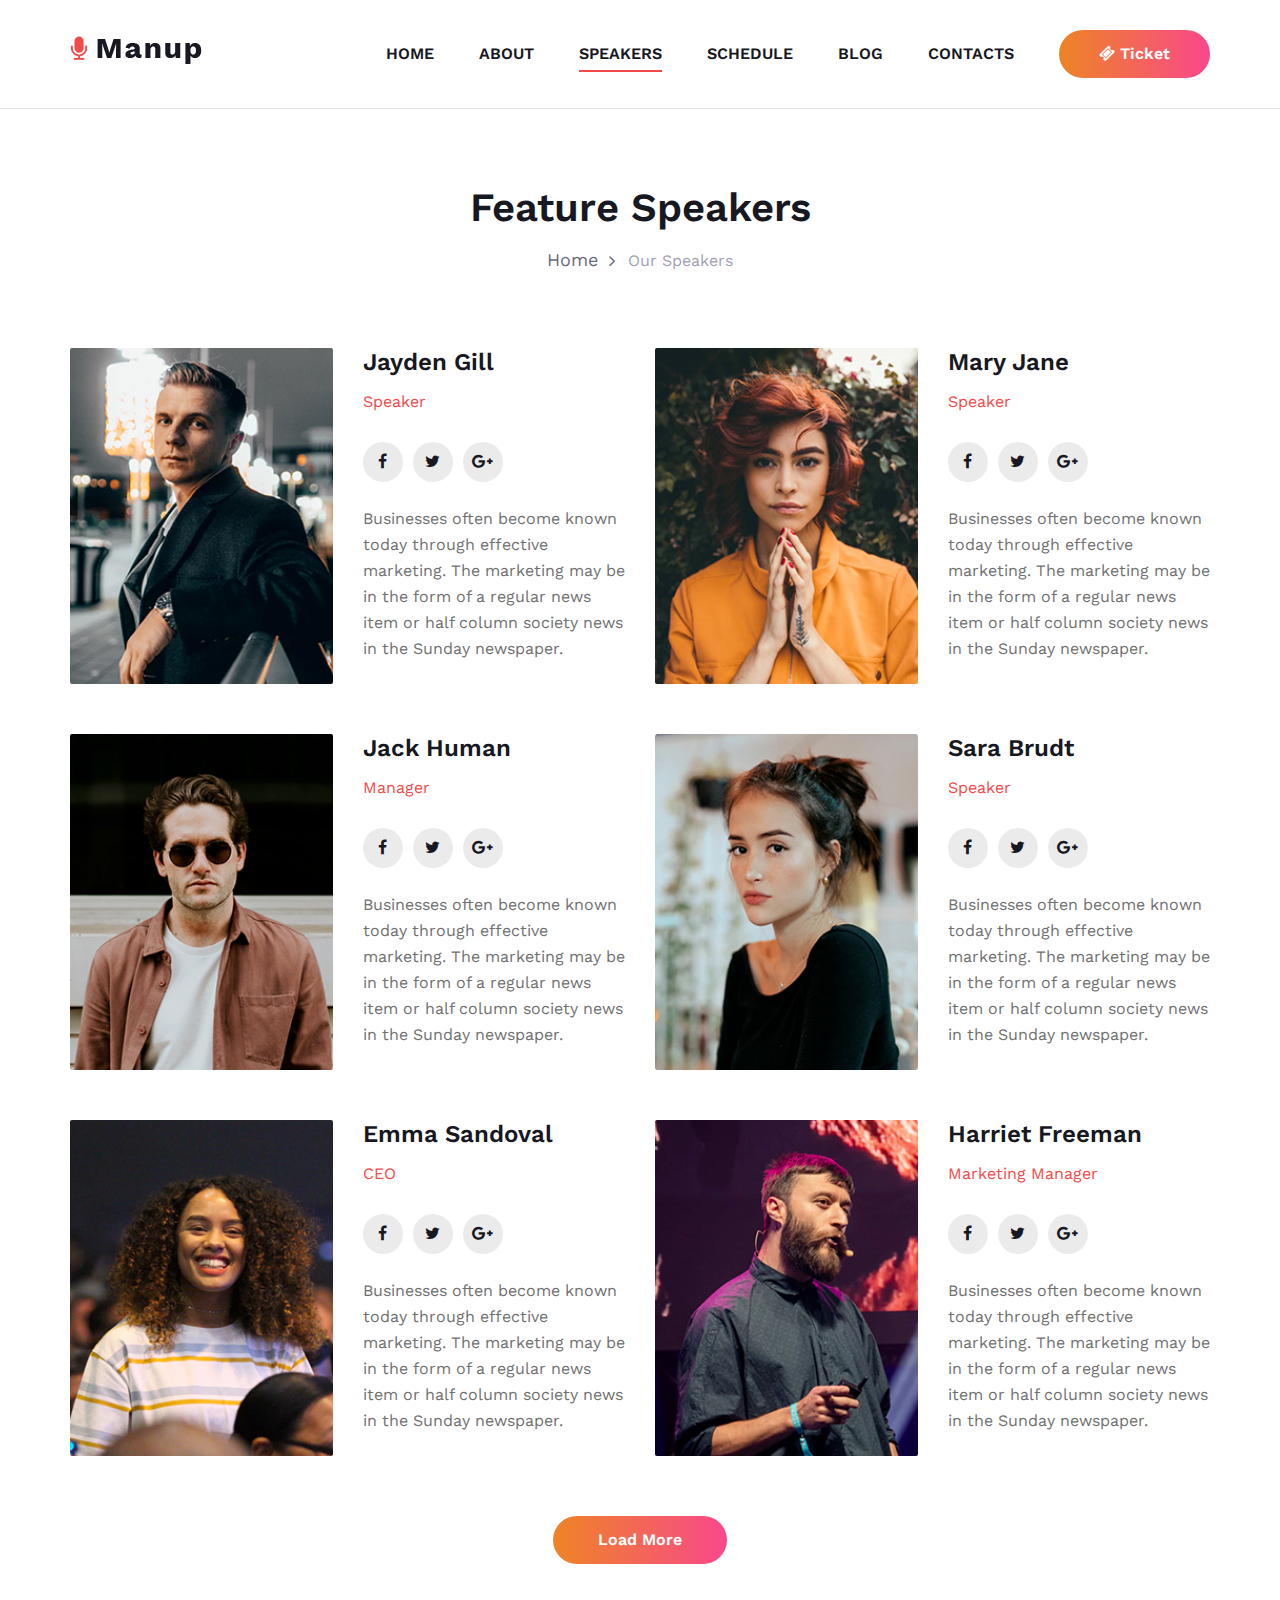
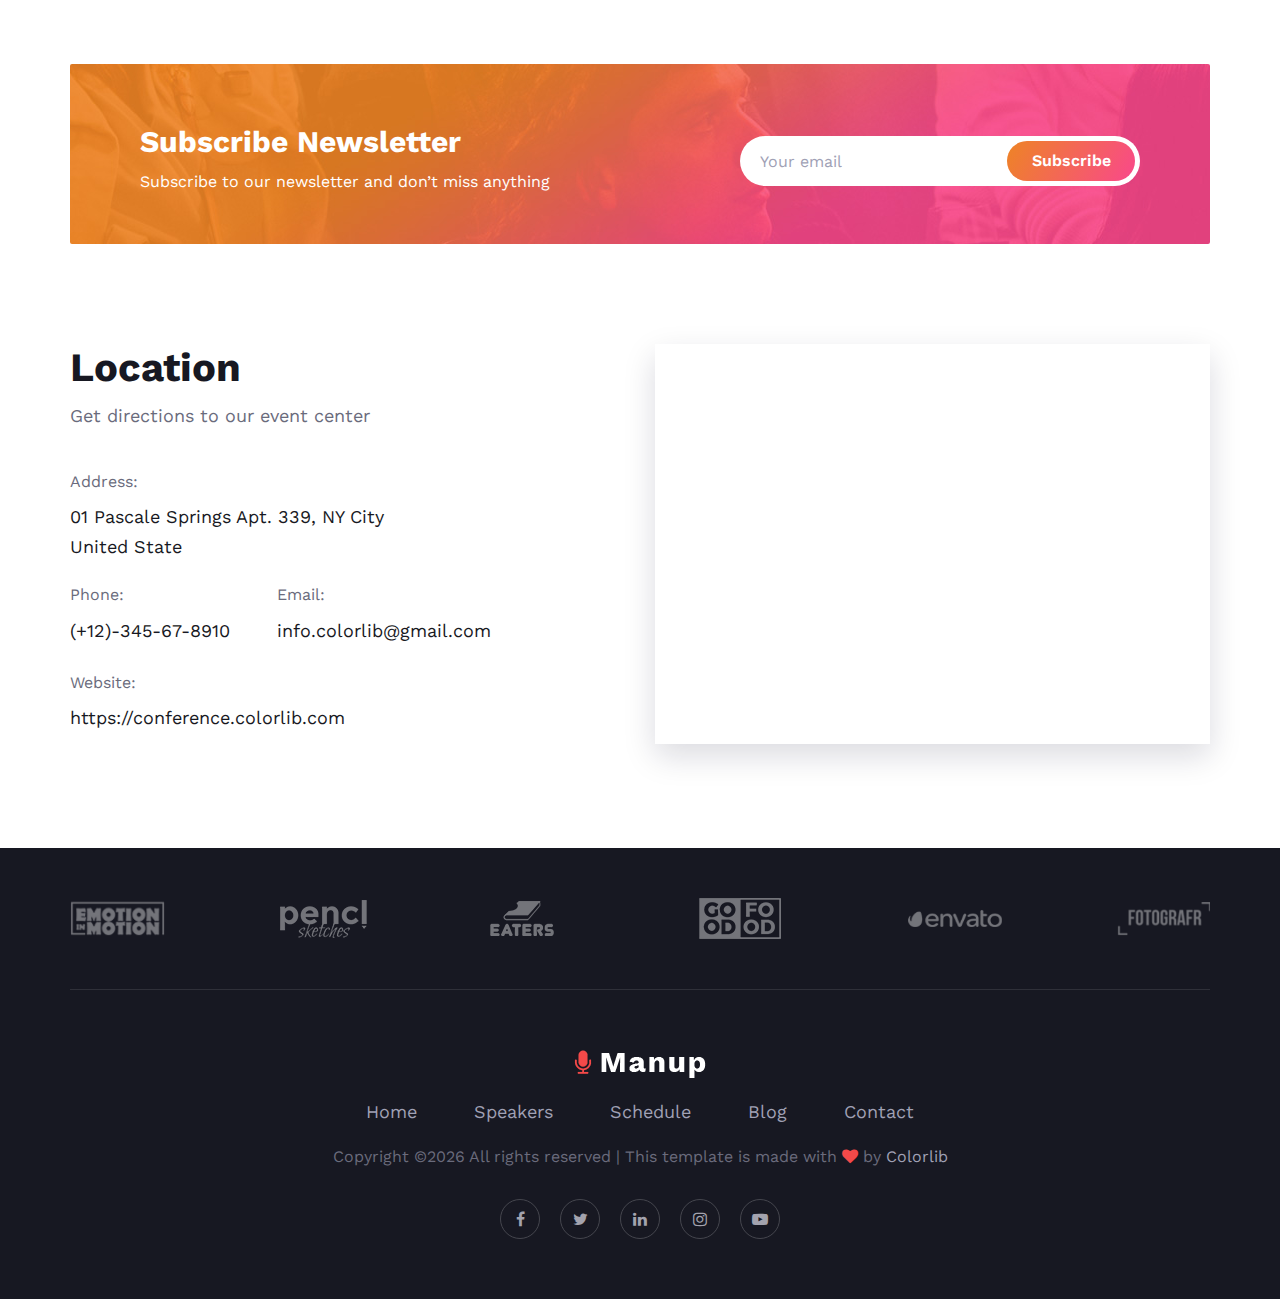
<file: speaker.html>
<!DOCTYPE html>
<html lang="zxx">

<head>
    <meta charset="UTF-8">
    <meta name="description" content="Manup Template">
    <meta name="keywords" content="Manup, unica, creative, html">
    <meta name="viewport" content="width=device-width, initial-scale=1.0">
    <meta http-equiv="X-UA-Compatible" content="ie=edge">
    <title>Manup | Template</title>

    <!-- Google Font -->
    <link href="https://fonts.googleapis.com/css?family=Work+Sans:400,500,600,700,800,900&display=swap"
        rel="stylesheet">
    <link href="https://fonts.googleapis.com/css?family=Poppins:400,500,600,700&display=swap" rel="stylesheet">


    <!-- Css Styles -->
    <link rel="stylesheet" href="css/css.css" type="text/css">
    <link rel="stylesheet" href="css/font-awesome.min.css" type="text/css">
    <link rel="stylesheet" href="css/elegant-icons.css" type="text/css">
    <link rel="stylesheet" href="css/owl.carousel.min.css" type="text/css">
    <link rel="stylesheet" href="css/magnific-popup.css" type="text/css">
    <link rel="stylesheet" href="css/slicknav.min.css" type="text/css">
    <link rel="stylesheet" href="css/style.css" type="text/css">
</head>

<body>
    <!-- Page Preloder -->
    <div id="preloder">
        <div class="loader"></div>
    </div>

    <!-- Header Section Begin -->
    <header class="header-section header-normal">
        <div class="container">
            <div class="logo">
                <a href="./index.html">
                    <img src="img/logo.png" alt="">
                </a>
            </div>
            <div class="nav-menu">
                <nav class="mainmenu mobile-menu">
                    <ul>
                        <li><a href="./index.html">Home</a></li>
                        <li><a href="./about-us.html">About</a></li>
                        <li class="active"><a href="./speaker.html">Speakers</a>
                            <ul class="dropdown">
                                <li><a href="#">Jayden</a></li>
                                <li><a href="#">Sara</a></li>
                                <li><a href="#">Emma</a></li>
                                <li><a href="#">Harriet</a></li>
                            </ul>
                        </li>
                        <li><a href="./schedule.html">Schedule</a></li>
                        <li><a href="./blog.html">Blog</a></li>
                        <li><a href="./contact.html">Contacts</a></li>
                    </ul>
                </nav>
                <a href="#" class="primary-btn top-btn"><i class="fa fa-ticket"></i> Ticket</a>
            </div>
            <div id="mobile-menu-wrap"></div>
        </div>
    </header>
    <!-- Header End -->

    <!-- Breadcrumb Section Begin -->
    <section class="breadcrumb-section">
        <div class="container">
            <div class="row">
                <div class="col-lg-12">
                    <div class="breadcrumb-text">
                        <h2>Feature Speakers</h2>
                        <div class="bt-option">
                            <a href="#">Home</a>
                            <span>Our Speakers</span>
                        </div>
                    </div>
                </div>
            </div>
        </div>
    </section>
    <!-- Breadcrumb Section End -->

    <!-- Speaker Section Begin -->
    <section class="speaker-section spad">
        <div class="container">
            <div class="row">
                <div class="col-sm-6">
                    <div class="speaker-item">
                        <div class="row">
                            <div class="col-lg-6">
                                <div class="si-pic">
                                    <img src="img/speakers/speaker-1.jpg" alt="">
                                </div>
                            </div>
                            <div class="col-lg-6">
                                <div class="si-text">
                                    <div class="si-title">
                                        <h4>Jayden Gill</h4>
                                        <span>Speaker</span>
                                    </div>
                                    <div class="si-social">
                                        <a href="#"><i class="fa fa-facebook"></i></a>
                                        <a href="#"><i class="fa fa-twitter"></i></a>
                                        <a href="#"><i class="fa fa-google-plus"></i></a>
                                    </div>
                                    <p>Businesses often become known today through effective marketing. The marketing
                                        may be in the form of a regular news item or half column society news in the
                                        Sunday newspaper.</p>
                                </div>
                            </div>
                        </div>
                    </div>
                </div>
                <div class="col-sm-6">
                    <div class="speaker-item">
                        <div class="row">
                            <div class="col-lg-6">
                                <div class="si-pic">
                                    <img src="img/speakers/speaker-2.jpg" alt="">
                                </div>
                            </div>
                            <div class="col-lg-6">
                                <div class="si-text">
                                    <div class="si-title">
                                        <h4>Mary Jane</h4>
                                        <span>Speaker</span>
                                    </div>
                                    <div class="si-social">
                                        <a href="#"><i class="fa fa-facebook"></i></a>
                                        <a href="#"><i class="fa fa-twitter"></i></a>
                                        <a href="#"><i class="fa fa-google-plus"></i></a>
                                    </div>
                                    <p>Businesses often become known today through effective marketing. The marketing
                                        may be in the form of a regular news item or half column society news in the
                                        Sunday newspaper.</p>
                                </div>
                            </div>
                        </div>
                    </div>
                </div>
                <div class="col-sm-6">
                    <div class="speaker-item">
                        <div class="row">
                            <div class="col-lg-6">
                                <div class="si-pic">
                                    <img src="img/speakers/speaker-3.jpg" alt="">
                                </div>
                            </div>
                            <div class="col-lg-6">
                                <div class="si-text">
                                    <div class="si-title">
                                        <h4>Jack Human</h4>
                                        <span>Manager</span>
                                    </div>
                                    <div class="si-social">
                                        <a href="#"><i class="fa fa-facebook"></i></a>
                                        <a href="#"><i class="fa fa-twitter"></i></a>
                                        <a href="#"><i class="fa fa-google-plus"></i></a>
                                    </div>
                                    <p>Businesses often become known today through effective marketing. The marketing
                                        may be in the form of a regular news item or half column society news in the
                                        Sunday newspaper.</p>
                                </div>
                            </div>
                        </div>
                    </div>
                </div>
                <div class="col-sm-6">
                    <div class="speaker-item">
                        <div class="row">
                            <div class="col-lg-6">
                                <div class="si-pic">
                                    <img src="img/speakers/speaker-4.jpg" alt="">
                                </div>
                            </div>
                            <div class="col-lg-6">
                                <div class="si-text">
                                    <div class="si-title">
                                        <h4>Sara Brudt</h4>
                                        <span>Speaker</span>
                                    </div>
                                    <div class="si-social">
                                        <a href="#"><i class="fa fa-facebook"></i></a>
                                        <a href="#"><i class="fa fa-twitter"></i></a>
                                        <a href="#"><i class="fa fa-google-plus"></i></a>
                                    </div>
                                    <p>Businesses often become known today through effective marketing. The marketing
                                        may be in the form of a regular news item or half column society news in the
                                        Sunday newspaper.</p>
                                </div>
                            </div>
                        </div>
                    </div>
                </div>
                <div class="col-sm-6">
                    <div class="speaker-item">
                        <div class="row">
                            <div class="col-lg-6">
                                <div class="si-pic">
                                    <img src="img/speakers/speaker-5.jpg" alt="">
                                </div>
                            </div>
                            <div class="col-lg-6">
                                <div class="si-text">
                                    <div class="si-title">
                                        <h4>Emma Sandoval </h4>
                                        <span>CEO</span>
                                    </div>
                                    <div class="si-social">
                                        <a href="#"><i class="fa fa-facebook"></i></a>
                                        <a href="#"><i class="fa fa-twitter"></i></a>
                                        <a href="#"><i class="fa fa-google-plus"></i></a>
                                    </div>
                                    <p>Businesses often become known today through effective marketing. The marketing
                                        may be in the form of a regular news item or half column society news in the
                                        Sunday newspaper.</p>
                                </div>
                            </div>
                        </div>
                    </div>
                </div>
                <div class="col-sm-6">
                    <div class="speaker-item">
                        <div class="row">
                            <div class="col-lg-6">
                                <div class="si-pic">
                                    <img src="img/speakers/speaker-6.jpg" alt="">
                                </div>
                            </div>
                            <div class="col-lg-6">
                                <div class="si-text">
                                    <div class="si-title">
                                        <h4>Harriet Freeman</h4>
                                        <span>Marketing Manager</span>
                                    </div>
                                    <div class="si-social">
                                        <a href="#"><i class="fa fa-facebook"></i></a>
                                        <a href="#"><i class="fa fa-twitter"></i></a>
                                        <a href="#"><i class="fa fa-google-plus"></i></a>
                                    </div>
                                    <p>Businesses often become known today through effective marketing. The marketing
                                        may be in the form of a regular news item or half column society news in the
                                        Sunday newspaper.</p>
                                </div>
                            </div>
                        </div>
                    </div>
                </div>
            </div>
            <div class="load-more">
                <a href="#" class="primary-btn">Load More</a>
            </div>
        </div>
    </section>
    <!-- Speaker Section End -->

    <!-- Newslatter Section Begin -->
    <section class="newslatter-section about-newslatter">
        <div class="container">
            <div class="newslatter-inner set-bg" data-setbg="img/newslatter-bg.jpg">
                <div class="ni-text">
                    <h3>Subscribe Newsletter</h3>
                    <p>Subscribe to our newsletter and don’t miss anything</p>
                </div>
                <form action="#" class="ni-form">
                    <input type="text" placeholder="Your email">
                    <button type="submit">Subscribe</button>
                </form>
            </div>
        </div>
    </section>
    <!-- Newslatter Section End -->

    <!-- Contact Section Begin -->
    <section class="contact-section spad">
        <div class="container">
            <div class="row">
                <div class="col-lg-6">
                    <div class="section-title">
                        <h2>Location</h2>
                        <p>Get directions to our event center</p>
                    </div>
                    <div class="cs-text">
                        <div class="ct-address">
                            <span>Address:</span>
                            <p>01 Pascale Springs Apt. 339, NY City <br />United State</p>
                        </div>
                        <ul>
                            <li>
                                <span>Phone:</span>
                                (+12)-345-67-8910
                            </li>
                            <li>
                                <span>Email:</span>
                                info.colorlib@gmail.com
                            </li>
                        </ul>
                        <div class="ct-links">
                            <span>Website:</span>
                            <p>https://conference.colorlib.com</p>
                        </div>
                    </div>
                </div>
                <div class="col-lg-6">
                    <div class="cs-map">
                        <iframe
                            src="https://www.google.com/maps/embed?pb=!1m18!1m12!1m3!1d52901.38789495531!2d-118.19465514866786!3d34.03523211493029!2m3!1f0!2f0!3f0!3m2!1i1024!2i768!4f13.1!3m3!1m2!1s0x80c2cf71ad83ff9f%3A0x518b28657f4543b7!2sEast%20Los%20Angeles%2C%20CA%2C%20USA!5e0!3m2!1sen!2sbd!4v1579763856144!5m2!1sen!2sbd"
                            height="400" style="border:0;" allowfullscreen=""></iframe>
                    </div>
                </div>
            </div>
        </div>
    </section>
    <!-- Contact Section End -->

    <!-- Footer Section Begin -->
    <footer class="footer-section">
        <div class="container">
            <div class="partner-logo owl-carousel">
                <a href="#" class="pl-table">
                    <div class="pl-tablecell">
                        <img src="img/partner-logo/logo-1.png" alt="">
                    </div>
                </a>
                <a href="#" class="pl-table">
                    <div class="pl-tablecell">
                        <img src="img/partner-logo/logo-2.png" alt="">
                    </div>
                </a>
                <a href="#" class="pl-table">
                    <div class="pl-tablecell">
                        <img src="img/partner-logo/logo-3.png" alt="">
                    </div>
                </a>
                <a href="#" class="pl-table">
                    <div class="pl-tablecell">
                        <img src="img/partner-logo/logo-4.png" alt="">
                    </div>
                </a>
                <a href="#" class="pl-table">
                    <div class="pl-tablecell">
                        <img src="img/partner-logo/logo-5.png" alt="">
                    </div>
                </a>
                <a href="#" class="pl-table">
                    <div class="pl-tablecell">
                        <img src="img/partner-logo/logo-6.png" alt="">
                    </div>
                </a>
            </div>
            <div class="row">
                <div class="col-lg-12">
                    <div class="footer-text">
                        <div class="ft-logo">
                            <a href="#" class="footer-logo"><img src="img/footer-logo.png" alt=""></a>
                        </div>
                        <ul>
                            <li><a href="#">Home</a></li>
                            <li><a href="#">Speakers</a></li>
                            <li><a href="#">Schedule</a></li>
                            <li><a href="#">Blog</a></li>
                            <li><a href="#">Contact</a></li>
                        </ul>
                        <div class="copyright-text"><p><!-- Link back to Colorlib can't be removed. Template is licensed under CC BY 3.0. -->
  Copyright &copy;<script>document.write(new Date().getFullYear());</script> All rights reserved | This template is made with <i class="fa fa-heart" aria-hidden="true"></i> by <a href="https://colorlib.com" target="_blank">Colorlib</a>
  <!-- Link back to Colorlib can't be removed. Template is licensed under CC BY 3.0. --></p></div>
                        <div class="ft-social">
                            <a href="#"><i class="fa fa-facebook"></i></a>
                            <a href="#"><i class="fa fa-twitter"></i></a>
                            <a href="#"><i class="fa fa-linkedin"></i></a>
                            <a href="#"><i class="fa fa-instagram"></i></a>
                            <a href="#"><i class="fa fa-youtube-play"></i></a>
                        </div>
                    </div>
                </div>
            </div>
        </div>
    </footer>
    <!-- Footer Section End -->

    <!-- Js Plugins -->
    <script src="js/jquery-3.3.1.min.js"></script>
    <script src="js/js.js"></script>
    <script src="js/jquery.magnific-popup.min.js"></script>
    <script src="js/jquery.countdown.min.js"></script>
    <script src="js/jquery.slicknav.js"></script>
    <script src="js/owl.carousel.min.js"></script>
    <script src="js/main.js"></script>
</body>

</html>
</file>
<file: css/elegant-icons.css>
@font-face {
	font-family: 'ElegantIcons';
	src:url('../fonts/ElegantIcons.eot');
	src:url('../fonts/ElegantIcons.eot?#iefix') format('embedded-opentype'),
		url('../fonts/ElegantIcons.woff') format('woff'),
		url('../fonts/ElegantIcons.ttf') format('truetype'),
		url('../fonts/ElegantIcons.svg#ElegantIcons') format('svg');
	font-weight: normal;
	font-style: normal;
}

/* Use the following CSS code if you want to use data attributes for inserting your icons */
[data-icon]:before {
	font-family: 'ElegantIcons';
	content: attr(data-icon);
	speak: none;
	font-weight: normal;
	font-variant: normal;
	text-transform: none;
	line-height: 1;
	-webkit-font-smoothing: antialiased;
	-moz-osx-font-smoothing: grayscale;
}

/* Use the following CSS code if you want to have a class per icon */
/*
Instead of a list of all class selectors,
you can use the generic selector below, but it's slower:
[class*="your-class-prefix"] {
*/
.arrow_up, .arrow_down, .arrow_left, .arrow_right, .arrow_left-up, .arrow_right-up, .arrow_right-down, .arrow_left-down, .arrow-up-down, .arrow_up-down_alt, .arrow_left-right_alt, .arrow_left-right, .arrow_expand_alt2, .arrow_expand_alt, .arrow_condense, .arrow_expand, .arrow_move, .arrow_carrot-up, .arrow_carrot-down, .arrow_carrot-left, .arrow_carrot-right, .arrow_carrot-2up, .arrow_carrot-2down, .arrow_carrot-2left, .arrow_carrot-2right, .arrow_carrot-up_alt2, .arrow_carrot-down_alt2, .arrow_carrot-left_alt2, .arrow_carrot-right_alt2, .arrow_carrot-2up_alt2, .arrow_carrot-2down_alt2, .arrow_carrot-2left_alt2, .arrow_carrot-2right_alt2, .arrow_triangle-up, .arrow_triangle-down, .arrow_triangle-left, .arrow_triangle-right, .arrow_triangle-up_alt2, .arrow_triangle-down_alt2, .arrow_triangle-left_alt2, .arrow_triangle-right_alt2, .arrow_back, .icon_minus-06, .icon_plus, .icon_close, .icon_check, .icon_minus_alt2, .icon_plus_alt2, .icon_close_alt2, .icon_check_alt2, .icon_zoom-out_alt, .icon_zoom-in_alt, .icon_search, .icon_box-empty, .icon_box-selected, .icon_minus-box, .icon_plus-box, .icon_box-checked, .icon_circle-empty, .icon_circle-slelected, .icon_stop_alt2, .icon_stop, .icon_pause_alt2, .icon_pause, .icon_menu, .icon_menu-square_alt2, .icon_menu-circle_alt2, .icon_ul, .icon_ol, .icon_adjust-horiz, .icon_adjust-vert, .icon_document_alt, .icon_documents_alt, .icon_pencil, .icon_pencil-edit_alt, .icon_pencil-edit, .icon_folder-alt, .icon_folder-open_alt, .icon_folder-add_alt, .icon_info_alt, .icon_error-oct_alt, .icon_error-circle_alt, .icon_error-triangle_alt, .icon_question_alt2, .icon_question, .icon_comment_alt, .icon_chat_alt, .icon_vol-mute_alt, .icon_volume-low_alt, .icon_volume-high_alt, .icon_quotations, .icon_quotations_alt2, .icon_clock_alt, .icon_lock_alt, .icon_lock-open_alt, .icon_key_alt, .icon_cloud_alt, .icon_cloud-upload_alt, .icon_cloud-download_alt, .icon_image, .icon_images, .icon_lightbulb_alt, .icon_gift_alt, .icon_house_alt, .icon_genius, .icon_mobile, .icon_tablet, .icon_laptop, .icon_desktop, .icon_camera_alt, .icon_mail_alt, .icon_cone_alt, .icon_ribbon_alt, .icon_bag_alt, .icon_creditcard, .icon_cart_alt, .icon_paperclip, .icon_tag_alt, .icon_tags_alt, .icon_trash_alt, .icon_cursor_alt, .icon_mic_alt, .icon_compass_alt, .icon_pin_alt, .icon_pushpin_alt, .icon_map_alt, .icon_drawer_alt, .icon_toolbox_alt, .icon_book_alt, .icon_calendar, .icon_film, .icon_table, .icon_contacts_alt, .icon_headphones, .icon_lifesaver, .icon_piechart, .icon_refresh, .icon_link_alt, .icon_link, .icon_loading, .icon_blocked, .icon_archive_alt, .icon_heart_alt, .icon_star_alt, .icon_star-half_alt, .icon_star, .icon_star-half, .icon_tools, .icon_tool, .icon_cog, .icon_cogs, .arrow_up_alt, .arrow_down_alt, .arrow_left_alt, .arrow_right_alt, .arrow_left-up_alt, .arrow_right-up_alt, .arrow_right-down_alt, .arrow_left-down_alt, .arrow_condense_alt, .arrow_expand_alt3, .arrow_carrot_up_alt, .arrow_carrot-down_alt, .arrow_carrot-left_alt, .arrow_carrot-right_alt, .arrow_carrot-2up_alt, .arrow_carrot-2dwnn_alt, .arrow_carrot-2left_alt, .arrow_carrot-2right_alt, .arrow_triangle-up_alt, .arrow_triangle-down_alt, .arrow_triangle-left_alt, .arrow_triangle-right_alt, .icon_minus_alt, .icon_plus_alt, .icon_close_alt, .icon_check_alt, .icon_zoom-out, .icon_zoom-in, .icon_stop_alt, .icon_menu-square_alt, .icon_menu-circle_alt, .icon_document, .icon_documents, .icon_pencil_alt, .icon_folder, .icon_folder-open, .icon_folder-add, .icon_folder_upload, .icon_folder_download, .icon_info, .icon_error-circle, .icon_error-oct, .icon_error-triangle, .icon_question_alt, .icon_comment, .icon_chat, .icon_vol-mute, .icon_volume-low, .icon_volume-high, .icon_quotations_alt, .icon_clock, .icon_lock, .icon_lock-open, .icon_key, .icon_cloud, .icon_cloud-upload, .icon_cloud-download, .icon_lightbulb, .icon_gift, .icon_house, .icon_camera, .icon_mail, .icon_cone, .icon_ribbon, .icon_bag, .icon_cart, .icon_tag, .icon_tags, .icon_trash, .icon_cursor, .icon_mic, .icon_compass, .icon_pin, .icon_pushpin, .icon_map, .icon_drawer, .icon_toolbox, .icon_book, .icon_contacts, .icon_archive, .icon_heart, .icon_profile, .icon_group, .icon_grid-2x2, .icon_grid-3x3, .icon_music, .icon_pause_alt, .icon_phone, .icon_upload, .icon_download, .social_facebook, .social_twitter, .social_pinterest, .social_googleplus, .social_tumblr, .social_tumbleupon, .social_wordpress, .social_instagram, .social_dribbble, .social_vimeo, .social_linkedin, .social_rss, .social_deviantart, .social_share, .social_myspace, .social_skype, .social_youtube, .social_picassa, .social_googledrive, .social_flickr, .social_blogger, .social_spotify, .social_delicious, .social_facebook_circle, .social_twitter_circle, .social_pinterest_circle, .social_googleplus_circle, .social_tumblr_circle, .social_stumbleupon_circle, .social_wordpress_circle, .social_instagram_circle, .social_dribbble_circle, .social_vimeo_circle, .social_linkedin_circle, .social_rss_circle, .social_deviantart_circle, .social_share_circle, .social_myspace_circle, .social_skype_circle, .social_youtube_circle, .social_picassa_circle, .social_googledrive_alt2, .social_flickr_circle, .social_blogger_circle, .social_spotify_circle, .social_delicious_circle, .social_facebook_square, .social_twitter_square, .social_pinterest_square, .social_googleplus_square, .social_tumblr_square, .social_stumbleupon_square, .social_wordpress_square, .social_instagram_square, .social_dribbble_square, .social_vimeo_square, .social_linkedin_square, .social_rss_square, .social_deviantart_square, .social_share_square, .social_myspace_square, .social_skype_square, .social_youtube_square, .social_picassa_square, .social_googledrive_square, .social_flickr_square, .social_blogger_square, .social_spotify_square, .social_delicious_square, .icon_printer, .icon_calulator, .icon_building, .icon_floppy, .icon_drive, .icon_search-2, .icon_id, .icon_id-2, .icon_puzzle, .icon_like, .icon_dislike, .icon_mug, .icon_currency, .icon_wallet, .icon_pens, .icon_easel, .icon_flowchart, .icon_datareport, .icon_briefcase, .icon_shield, .icon_percent, .icon_globe, .icon_globe-2, .icon_target, .icon_hourglass, .icon_balance, .icon_rook, .icon_printer-alt, .icon_calculator_alt, .icon_building_alt, .icon_floppy_alt, .icon_drive_alt, .icon_search_alt, .icon_id_alt, .icon_id-2_alt, .icon_puzzle_alt, .icon_like_alt, .icon_dislike_alt, .icon_mug_alt, .icon_currency_alt, .icon_wallet_alt, .icon_pens_alt, .icon_easel_alt, .icon_flowchart_alt, .icon_datareport_alt, .icon_briefcase_alt, .icon_shield_alt, .icon_percent_alt, .icon_globe_alt, .icon_clipboard {
	font-family: 'ElegantIcons';
	speak: none;
	font-style: normal;
	font-weight: normal;
	font-variant: normal;
	text-transform: none;
	line-height: 1;
	-webkit-font-smoothing: antialiased;
}
.arrow_up:before {
	content: "\21";
}
.arrow_down:before {
	content: "\22";
}
.arrow_left:before {
	content: "\23";
}
.arrow_right:before {
	content: "\24";
}
.arrow_left-up:before {
	content: "\25";
}
.arrow_right-up:before {
	content: "\26";
}
.arrow_right-down:before {
	content: "\27";
}
.arrow_left-down:before {
	content: "\28";
}
.arrow-up-down:before {
	content: "\29";
}
.arrow_up-down_alt:before {
	content: "\2a";
}
.arrow_left-right_alt:before {
	content: "\2b";
}
.arrow_left-right:before {
	content: "\2c";
}
.arrow_expand_alt2:before {
	content: "\2d";
}
.arrow_expand_alt:before {
	content: "\2e";
}
.arrow_condense:before {
	content: "\2f";
}
.arrow_expand:before {
	content: "\30";
}
.arrow_move:before {
	content: "\31";
}
.arrow_carrot-up:before {
	content: "\32";
}
.arrow_carrot-down:before {
	content: "\33";
}
.arrow_carrot-left:before {
	content: "\34";
}
.arrow_carrot-right:before {
	content: "\35";
}
.arrow_carrot-2up:before {
	content: "\36";
}
.arrow_carrot-2down:before {
	content: "\37";
}
.arrow_carrot-2left:before {
	content: "\38";
}
.arrow_carrot-2right:before {
	content: "\39";
}
.arrow_carrot-up_alt2:before {
	content: "\3a";
}
.arrow_carrot-down_alt2:before {
	content: "\3b";
}
.arrow_carrot-left_alt2:before {
	content: "\3c";
}
.arrow_carrot-right_alt2:before {
	content: "\3d";
}
.arrow_carrot-2up_alt2:before {
	content: "\3e";
}
.arrow_carrot-2down_alt2:before {
	content: "\3f";
}
.arrow_carrot-2left_alt2:before {
	content: "\40";
}
.arrow_carrot-2right_alt2:before {
	content: "\41";
}
.arrow_triangle-up:before {
	content: "\42";
}
.arrow_triangle-down:before {
	content: "\43";
}
.arrow_triangle-left:before {
	content: "\44";
}
.arrow_triangle-right:before {
	content: "\45";
}
.arrow_triangle-up_alt2:before {
	content: "\46";
}
.arrow_triangle-down_alt2:before {
	content: "\47";
}
.arrow_triangle-left_alt2:before {
	content: "\48";
}
.arrow_triangle-right_alt2:before {
	content: "\49";
}
.arrow_back:before {
	content: "\4a";
}
.icon_minus-06:before {
	content: "\4b";
}
.icon_plus:before {
	content: "\4c";
}
.icon_close:before {
	content: "\4d";
}
.icon_check:before {
	content: "\4e";
}
.icon_minus_alt2:before {
	content: "\4f";
}
.icon_plus_alt2:before {
	content: "\50";
}
.icon_close_alt2:before {
	content: "\51";
}
.icon_check_alt2:before {
	content: "\52";
}
.icon_zoom-out_alt:before {
	content: "\53";
}
.icon_zoom-in_alt:before {
	content: "\54";
}
.icon_search:before {
	content: "\55";
}
.icon_box-empty:before {
	content: "\56";
}
.icon_box-selected:before {
	content: "\57";
}
.icon_minus-box:before {
	content: "\58";
}
.icon_plus-box:before {
	content: "\59";
}
.icon_box-checked:before {
	content: "\5a";
}
.icon_circle-empty:before {
	content: "\5b";
}
.icon_circle-slelected:before {
	content: "\5c";
}
.icon_stop_alt2:before {
	content: "\5d";
}
.icon_stop:before {
	content: "\5e";
}
.icon_pause_alt2:before {
	content: "\5f";
}
.icon_pause:before {
	content: "\60";
}
.icon_menu:before {
	content: "\61";
}
.icon_menu-square_alt2:before {
	content: "\62";
}
.icon_menu-circle_alt2:before {
	content: "\63";
}
.icon_ul:before {
	content: "\64";
}
.icon_ol:before {
	content: "\65";
}
.icon_adjust-horiz:before {
	content: "\66";
}
.icon_adjust-vert:before {
	content: "\67";
}
.icon_document_alt:before {
	content: "\68";
}
.icon_documents_alt:before {
	content: "\69";
}
.icon_pencil:before {
	content: "\6a";
}
.icon_pencil-edit_alt:before {
	content: "\6b";
}
.icon_pencil-edit:before {
	content: "\6c";
}
.icon_folder-alt:before {
	content: "\6d";
}
.icon_folder-open_alt:before {
	content: "\6e";
}
.icon_folder-add_alt:before {
	content: "\6f";
}
.icon_info_alt:before {
	content: "\70";
}
.icon_error-oct_alt:before {
	content: "\71";
}
.icon_error-circle_alt:before {
	content: "\72";
}
.icon_error-triangle_alt:before {
	content: "\73";
}
.icon_question_alt2:before {
	content: "\74";
}
.icon_question:before {
	content: "\75";
}
.icon_comment_alt:before {
	content: "\76";
}
.icon_chat_alt:before {
	content: "\77";
}
.icon_vol-mute_alt:before {
	content: "\78";
}
.icon_volume-low_alt:before {
	content: "\79";
}
.icon_volume-high_alt:before {
	content: "\7a";
}
.icon_quotations:before {
	content: "\7b";
}
.icon_quotations_alt2:before {
	content: "\7c";
}
.icon_clock_alt:before {
	content: "\7d";
}
.icon_lock_alt:before {
	content: "\7e";
}
.icon_lock-open_alt:before {
	content: "\e000";
}
.icon_key_alt:before {
	content: "\e001";
}
.icon_cloud_alt:before {
	content: "\e002";
}
.icon_cloud-upload_alt:before {
	content: "\e003";
}
.icon_cloud-download_alt:before {
	content: "\e004";
}
.icon_image:before {
	content: "\e005";
}
.icon_images:before {
	content: "\e006";
}
.icon_lightbulb_alt:before {
	content: "\e007";
}
.icon_gift_alt:before {
	content: "\e008";
}
.icon_house_alt:before {
	content: "\e009";
}
.icon_genius:before {
	content: "\e00a";
}
.icon_mobile:before {
	content: "\e00b";
}
.icon_tablet:before {
	content: "\e00c";
}
.icon_laptop:before {
	content: "\e00d";
}
.icon_desktop:before {
	content: "\e00e";
}
.icon_camera_alt:before {
	content: "\e00f";
}
.icon_mail_alt:before {
	content: "\e010";
}
.icon_cone_alt:before {
	content: "\e011";
}
.icon_ribbon_alt:before {
	content: "\e012";
}
.icon_bag_alt:before {
	content: "\e013";
}
.icon_creditcard:before {
	content: "\e014";
}
.icon_cart_alt:before {
	content: "\e015";
}
.icon_paperclip:before {
	content: "\e016";
}
.icon_tag_alt:before {
	content: "\e017";
}
.icon_tags_alt:before {
	content: "\e018";
}
.icon_trash_alt:before {
	content: "\e019";
}
.icon_cursor_alt:before {
	content: "\e01a";
}
.icon_mic_alt:before {
	content: "\e01b";
}
.icon_compass_alt:before {
	content: "\e01c";
}
.icon_pin_alt:before {
	content: "\e01d";
}
.icon_pushpin_alt:before {
	content: "\e01e";
}
.icon_map_alt:before {
	content: "\e01f";
}
.icon_drawer_alt:before {
	content: "\e020";
}
.icon_toolbox_alt:before {
	content: "\e021";
}
.icon_book_alt:before {
	content: "\e022";
}
.icon_calendar:before {
	content: "\e023";
}
.icon_film:before {
	content: "\e024";
}
.icon_table:before {
	content: "\e025";
}
.icon_contacts_alt:before {
	content: "\e026";
}
.icon_headphones:before {
	content: "\e027";
}
.icon_lifesaver:before {
	content: "\e028";
}
.icon_piechart:before {
	content: "\e029";
}
.icon_refresh:before {
	content: "\e02a";
}
.icon_link_alt:before {
	content: "\e02b";
}
.icon_link:before {
	content: "\e02c";
}
.icon_loading:before {
	content: "\e02d";
}
.icon_blocked:before {
	content: "\e02e";
}
.icon_archive_alt:before {
	content: "\e02f";
}
.icon_heart_alt:before {
	content: "\e030";
}
.icon_star_alt:before {
	content: "\e031";
}
.icon_star-half_alt:before {
	content: "\e032";
}
.icon_star:before {
	content: "\e033";
}
.icon_star-half:before {
	content: "\e034";
}
.icon_tools:before {
	content: "\e035";
}
.icon_tool:before {
	content: "\e036";
}
.icon_cog:before {
	content: "\e037";
}
.icon_cogs:before {
	content: "\e038";
}
.arrow_up_alt:before {
	content: "\e039";
}
.arrow_down_alt:before {
	content: "\e03a";
}
.arrow_left_alt:before {
	content: "\e03b";
}
.arrow_right_alt:before {
	content: "\e03c";
}
.arrow_left-up_alt:before {
	content: "\e03d";
}
.arrow_right-up_alt:before {
	content: "\e03e";
}
.arrow_right-down_alt:before {
	content: "\e03f";
}
.arrow_left-down_alt:before {
	content: "\e040";
}
.arrow_condense_alt:before {
	content: "\e041";
}
.arrow_expand_alt3:before {
	content: "\e042";
}
.arrow_carrot_up_alt:before {
	content: "\e043";
}
.arrow_carrot-down_alt:before {
	content: "\e044";
}
.arrow_carrot-left_alt:before {
	content: "\e045";
}
.arrow_carrot-right_alt:before {
	content: "\e046";
}
.arrow_carrot-2up_alt:before {
	content: "\e047";
}
.arrow_carrot-2dwnn_alt:before {
	content: "\e048";
}
.arrow_carrot-2left_alt:before {
	content: "\e049";
}
.arrow_carrot-2right_alt:before {
	content: "\e04a";
}
.arrow_triangle-up_alt:before {
	content: "\e04b";
}
.arrow_triangle-down_alt:before {
	content: "\e04c";
}
.arrow_triangle-left_alt:before {
	content: "\e04d";
}
.arrow_triangle-right_alt:before {
	content: "\e04e";
}
.icon_minus_alt:before {
	content: "\e04f";
}
.icon_plus_alt:before {
	content: "\e050";
}
.icon_close_alt:before {
	content: "\e051";
}
.icon_check_alt:before {
	content: "\e052";
}
.icon_zoom-out:before {
	content: "\e053";
}
.icon_zoom-in:before {
	content: "\e054";
}
.icon_stop_alt:before {
	content: "\e055";
}
.icon_menu-square_alt:before {
	content: "\e056";
}
.icon_menu-circle_alt:before {
	content: "\e057";
}
.icon_document:before {
	content: "\e058";
}
.icon_documents:before {
	content: "\e059";
}
.icon_pencil_alt:before {
	content: "\e05a";
}
.icon_folder:before {
	content: "\e05b";
}
.icon_folder-open:before {
	content: "\e05c";
}
.icon_folder-add:before {
	content: "\e05d";
}
.icon_folder_upload:before {
	content: "\e05e";
}
.icon_folder_download:before {
	content: "\e05f";
}
.icon_info:before {
	content: "\e060";
}
.icon_error-circle:before {
	content: "\e061";
}
.icon_error-oct:before {
	content: "\e062";
}
.icon_error-triangle:before {
	content: "\e063";
}
.icon_question_alt:before {
	content: "\e064";
}
.icon_comment:before {
	content: "\e065";
}
.icon_chat:before {
	content: "\e066";
}
.icon_vol-mute:before {
	content: "\e067";
}
.icon_volume-low:before {
	content: "\e068";
}
.icon_volume-high:before {
	content: "\e069";
}
.icon_quotations_alt:before {
	content: "\e06a";
}
.icon_clock:before {
	content: "\e06b";
}
.icon_lock:before {
	content: "\e06c";
}
.icon_lock-open:before {
	content: "\e06d";
}
.icon_key:before {
	content: "\e06e";
}
.icon_cloud:before {
	content: "\e06f";
}
.icon_cloud-upload:before {
	content: "\e070";
}
.icon_cloud-download:before {
	content: "\e071";
}
.icon_lightbulb:before {
	content: "\e072";
}
.icon_gift:before {
	content: "\e073";
}
.icon_house:before {
	content: "\e074";
}
.icon_camera:before {
	content: "\e075";
}
.icon_mail:before {
	content: "\e076";
}
.icon_cone:before {
	content: "\e077";
}
.icon_ribbon:before {
	content: "\e078";
}
.icon_bag:before {
	content: "\e079";
}
.icon_cart:before {
	content: "\e07a";
}
.icon_tag:before {
	content: "\e07b";
}
.icon_tags:before {
	content: "\e07c";
}
.icon_trash:before {
	content: "\e07d";
}
.icon_cursor:before {
	content: "\e07e";
}
.icon_mic:before {
	content: "\e07f";
}
.icon_compass:before {
	content: "\e080";
}
.icon_pin:before {
	content: "\e081";
}
.icon_pushpin:before {
	content: "\e082";
}
.icon_map:before {
	content: "\e083";
}
.icon_drawer:before {
	content: "\e084";
}
.icon_toolbox:before {
	content: "\e085";
}
.icon_book:before {
	content: "\e086";
}
.icon_contacts:before {
	content: "\e087";
}
.icon_archive:before {
	content: "\e088";
}
.icon_heart:before {
	content: "\e089";
}
.icon_profile:before {
	content: "\e08a";
}
.icon_group:before {
	content: "\e08b";
}
.icon_grid-2x2:before {
	content: "\e08c";
}
.icon_grid-3x3:before {
	content: "\e08d";
}
.icon_music:before {
	content: "\e08e";
}
.icon_pause_alt:before {
	content: "\e08f";
}
.icon_phone:before {
	content: "\e090";
}
.icon_upload:before {
	content: "\e091";
}
.icon_download:before {
	content: "\e092";
}
.social_facebook:before {
	content: "\e093";
}
.social_twitter:before {
	content: "\e094";
}
.social_pinterest:before {
	content: "\e095";
}
.social_googleplus:before {
	content: "\e096";
}
.social_tumblr:before {
	content: "\e097";
}
.social_tumbleupon:before {
	content: "\e098";
}
.social_wordpress:before {
	content: "\e099";
}
.social_instagram:before {
	content: "\e09a";
}
.social_dribbble:before {
	content: "\e09b";
}
.social_vimeo:before {
	content: "\e09c";
}
.social_linkedin:before {
	content: "\e09d";
}
.social_rss:before {
	content: "\e09e";
}
.social_deviantart:before {
	content: "\e09f";
}
.social_share:before {
	content: "\e0a0";
}
.social_myspace:before {
	content: "\e0a1";
}
.social_skype:before {
	content: "\e0a2";
}
.social_youtube:before {
	content: "\e0a3";
}
.social_picassa:before {
	content: "\e0a4";
}
.social_googledrive:before {
	content: "\e0a5";
}
.social_flickr:before {
	content: "\e0a6";
}
.social_blogger:before {
	content: "\e0a7";
}
.social_spotify:before {
	content: "\e0a8";
}
.social_delicious:before {
	content: "\e0a9";
}
.social_facebook_circle:before {
	content: "\e0aa";
}
.social_twitter_circle:before {
	content: "\e0ab";
}
.social_pinterest_circle:before {
	content: "\e0ac";
}
.social_googleplus_circle:before {
	content: "\e0ad";
}
.social_tumblr_circle:before {
	content: "\e0ae";
}
.social_stumbleupon_circle:before {
	content: "\e0af";
}
.social_wordpress_circle:before {
	content: "\e0b0";
}
.social_instagram_circle:before {
	content: "\e0b1";
}
.social_dribbble_circle:before {
	content: "\e0b2";
}
.social_vimeo_circle:before {
	content: "\e0b3";
}
.social_linkedin_circle:before {
	content: "\e0b4";
}
.social_rss_circle:before {
	content: "\e0b5";
}
.social_deviantart_circle:before {
	content: "\e0b6";
}
.social_share_circle:before {
	content: "\e0b7";
}
.social_myspace_circle:before {
	content: "\e0b8";
}
.social_skype_circle:before {
	content: "\e0b9";
}
.social_youtube_circle:before {
	content: "\e0ba";
}
.social_picassa_circle:before {
	content: "\e0bb";
}
.social_googledrive_alt2:before {
	content: "\e0bc";
}
.social_flickr_circle:before {
	content: "\e0bd";
}
.social_blogger_circle:before {
	content: "\e0be";
}
.social_spotify_circle:before {
	content: "\e0bf";
}
.social_delicious_circle:before {
	content: "\e0c0";
}
.social_facebook_square:before {
	content: "\e0c1";
}
.social_twitter_square:before {
	content: "\e0c2";
}
.social_pinterest_square:before {
	content: "\e0c3";
}
.social_googleplus_square:before {
	content: "\e0c4";
}
.social_tumblr_square:before {
	content: "\e0c5";
}
.social_stumbleupon_square:before {
	content: "\e0c6";
}
.social_wordpress_square:before {
	content: "\e0c7";
}
.social_instagram_square:before {
	content: "\e0c8";
}
.social_dribbble_square:before {
	content: "\e0c9";
}
.social_vimeo_square:before {
	content: "\e0ca";
}
.social_linkedin_square:before {
	content: "\e0cb";
}
.social_rss_square:before {
	content: "\e0cc";
}
.social_deviantart_square:before {
	content: "\e0cd";
}
.social_share_square:before {
	content: "\e0ce";
}
.social_myspace_square:before {
	content: "\e0cf";
}
.social_skype_square:before {
	content: "\e0d0";
}
.social_youtube_square:before {
	content: "\e0d1";
}
.social_picassa_square:before {
	content: "\e0d2";
}
.social_googledrive_square:before {
	content: "\e0d3";
}
.social_flickr_square:before {
	content: "\e0d4";
}
.social_blogger_square:before {
	content: "\e0d5";
}
.social_spotify_square:before {
	content: "\e0d6";
}
.social_delicious_square:before {
	content: "\e0d7";
}
.icon_printer:before {
	content: "\e103";
}
.icon_calulator:before {
	content: "\e0ee";
}
.icon_building:before {
	content: "\e0ef";
}
.icon_floppy:before {
	content: "\e0e8";
}
.icon_drive:before {
	content: "\e0ea";
}
.icon_search-2:before {
	content: "\e101";
}
.icon_id:before {
	content: "\e107";
}
.icon_id-2:before {
	content: "\e108";
}
.icon_puzzle:before {
	content: "\e102";
}
.icon_like:before {
	content: "\e106";
}
.icon_dislike:before {
	content: "\e0eb";
}
.icon_mug:before {
	content: "\e105";
}
.icon_currency:before {
	content: "\e0ed";
}
.icon_wallet:before {
	content: "\e100";
}
.icon_pens:before {
	content: "\e104";
}
.icon_easel:before {
	content: "\e0e9";
}
.icon_flowchart:before {
	content: "\e109";
}
.icon_datareport:before {
	content: "\e0ec";
}
.icon_briefcase:before {
	content: "\e0fe";
}
.icon_shield:before {
	content: "\e0f6";
}
.icon_percent:before {
	content: "\e0fb";
}
.icon_globe:before {
	content: "\e0e2";
}
.icon_globe-2:before {
	content: "\e0e3";
}
.icon_target:before {
	content: "\e0f5";
}
.icon_hourglass:before {
	content: "\e0e1";
}
.icon_balance:before {
	content: "\e0ff";
}
.icon_rook:before {
	content: "\e0f8";
}
.icon_printer-alt:before {
	content: "\e0fa";
}
.icon_calculator_alt:before {
	content: "\e0e7";
}
.icon_building_alt:before {
	content: "\e0fd";
}
.icon_floppy_alt:before {
	content: "\e0e4";
}
.icon_drive_alt:before {
	content: "\e0e5";
}
.icon_search_alt:before {
	content: "\e0f7";
}
.icon_id_alt:before {
	content: "\e0e0";
}
.icon_id-2_alt:before {
	content: "\e0fc";
}
.icon_puzzle_alt:before {
	content: "\e0f9";
}
.icon_like_alt:before {
	content: "\e0dd";
}
.icon_dislike_alt:before {
	content: "\e0f1";
}
.icon_mug_alt:before {
	content: "\e0dc";
}
.icon_currency_alt:before {
	content: "\e0f3";
}
.icon_wallet_alt:before {
	content: "\e0d8";
}
.icon_pens_alt:before {
	content: "\e0db";
}
.icon_easel_alt:before {
	content: "\e0f0";
}
.icon_flowchart_alt:before {
	content: "\e0df";
}
.icon_datareport_alt:before {
	content: "\e0f2";
}
.icon_briefcase_alt:before {
	content: "\e0f4";
}
.icon_shield_alt:before {
	content: "\e0d9";
}
.icon_percent_alt:before {
	content: "\e0da";
}
.icon_globe_alt:before {
	content: "\e0de";
}
.icon_clipboard:before {
	content: "\e0e6";
}


	.glyph {
		float: left;
		text-align: center;
		padding: .75em;
		margin: .4em 1.5em .75em 0;
		width: 6em;
text-shadow: none;
	}
        .glyph_big {
        font-size: 128px;
        color: #59c5dc;
        float: left;
        margin-right: 20px;
        }

        .glyph div { padding-bottom: 10px;}

	.glyph input {
		font-family: consolas, monospace;
		font-size: 12px;
		width: 100%;
		text-align: center;
		border: 0;
		box-shadow: 0 0 0 1px #ccc;
		padding: .2em;
                -moz-border-radius: 5px;
                -webkit-border-radius: 5px;
	}
	.centered {
		margin-left: auto;
		margin-right: auto;
	}
	.glyph .fs1 {
		font-size: 2em;
	}
</file>
<file: css/style.css>
/******************************************************************
  Template Name: Manup
  Description: Manup Event HTML Template
  Author: Colorlib
  Author URI: http://colorlib.com
  Version: 1.0
  Created: Colorlib
******************************************************************/

/*------------------------------------------------------------------
[Table of contents]

1.  Template default CSS
	1.1	Variables
	1.2	Mixins
	1.3	Flexbox
	1.4	Reset
2.  Helper Css
3.  Header Section
4.  Hero Section
5.  Home About Section
6.  Team Member Section
7.  Pricing Section
8.  Latest Blog Section
9.  Contact
10.  Footer Style

-------------------------------------------------------------------*/

/*----------------------------------------*/

/* Template default CSS
/*----------------------------------------*/

html,
body {
	height: 100%;
	font-family: "Work Sans", sans-serif;
	-webkit-font-smoothing: antialiased;
	font-smoothing: antialiased;
}

h1,
h2,
h3,
h4,
h5,
h6 {
	margin: 0;
	color: #111111;
	font-weight: 400;
	font-family: "Work Sans", sans-serif;
}

h1 {
	font-size: 70px;
}

h2 {
	font-size: 36px;
}

h3 {
	font-size: 30px;
}

h4 {
	font-size: 24px;
}

h5 {
	font-size: 18px;
}

h6 {
	font-size: 16px;
}

p {
	font-size: 16px;
	font-family: "Work Sans", sans-serif;
	color: #6a6b7c;
	font-weight: 400;
	line-height: 28px;
	margin: 0 0 15px 0;
}

img {
	max-width: 100%;
}

input:focus,
select:focus,
button:focus,
textarea:focus {
	outline: none;
}

a:hover,
a:focus {
	text-decoration: none;
	outline: none;
	color: #fff;
}

ul,
ol {
	padding: 0;
	margin: 0;
}

/*---------------------
  Helper CSS
-----------------------*/

.section-title {
	text-align: center;
	margin-bottom: 52px;
}

.section-title h2 {
	font-size: 40px;
	font-weight: 700;
	color: #171822;
	margin-bottom: 10px;
}

.section-title p {
	font-size: 18px;
	color: #6a6b7c;
	margin-bottom: 0;
}

.set-bg {
	background-repeat: no-repeat;
	background-size: cover;
	background-position: top center;
}

.spad {
	padding-top: 100px;
	padding-bottom: 100px;
}

.spad-2 {
	padding-top: 50px;
	padding-bottom: 70px;
}

.text-white h1,
.text-white h2,
.text-white h3,
.text-white h4,
.text-white h5,
.text-white h6,
.text-white p,
.text-white span,
.text-white li,
.text-white a {
	color: #fff;
}

.bg-gradient,
.bd-text .bd-tag-share .s-share a:hover,
.bh-text .play-btn,
.schedule-table-tab .nav-tabs .nav-item .nav-link.active,
.newslatter-inner .ni-form button,
.latest-item .li-tag,
.price-item .price-btn:hover,
.price-item .pi-price,
.price-item .tr-tag,
.schedule-tab .nav-tabs .nav-item .nav-link.active,
.site-btn {
	background-image: -o-linear-gradient(330deg, #ee8425 0%, #f9488b 100%), -o-linear-gradient(330deg, #ee8425 0%, #f9488b 100%);
	background-image: linear-gradient(120deg, #ee8425 0%, #f9488b 100%), linear-gradient(120deg, #ee8425 0%, #f9488b 100%);
}

/* buttons */

.primary-btn {
	display: inline-block;
	font-size: 16px;
	font-weight: 600;
	padding: 12px 40px;
	color: #ffffff;
	text-align: center;
	border-radius: 50px;
	background-image: -webkit-gradient(linear, left top, right top, from(#ee8425), to(#f9488b)), -webkit-gradient(linear, left top, right top, from(#ee8425), to(#f9488b));
	background-image: -o-linear-gradient(left, #ee8425 0%, #f9488b 100%), -o-linear-gradient(left, #ee8425 0%, #f9488b 100%);
	background-image: linear-gradient(to right, #ee8425 0%, #f9488b 100%), linear-gradient(to right, #ee8425 0%, #f9488b 100%);
}

.site-btn {
	font-size: 16px;
	color: #ffffff;
	font-weight: 600;
	border: none;
	padding: 10px 40px 12px;
	border-radius: 50px;
}

/* Preloder */

#preloder {
	position: fixed;
	width: 100%;
	height: 100%;
	top: 0;
	left: 0;
	z-index: 999999;
	background: #000;
}

.loader {
	width: 40px;
	height: 40px;
	position: absolute;
	top: 50%;
	left: 50%;
	margin-top: -13px;
	margin-left: -13px;
	border-radius: 60px;
	animation: loader 0.8s linear infinite;
	-webkit-animation: loader 0.8s linear infinite;
}

@keyframes loader {
	0% {
		-webkit-transform: rotate(0deg);
		transform: rotate(0deg);
		border: 4px solid #f44336;
		border-left-color: transparent;
	}
	50% {
		-webkit-transform: rotate(180deg);
		transform: rotate(180deg);
		border: 4px solid #673ab7;
		border-left-color: transparent;
	}
	100% {
		-webkit-transform: rotate(360deg);
		transform: rotate(360deg);
		border: 4px solid #f44336;
		border-left-color: transparent;
	}
}

@-webkit-keyframes loader {
	0% {
		-webkit-transform: rotate(0deg);
		border: 4px solid #f44336;
		border-left-color: transparent;
	}
	50% {
		-webkit-transform: rotate(180deg);
		border: 4px solid #673ab7;
		border-left-color: transparent;
	}
	100% {
		-webkit-transform: rotate(360deg);
		border: 4px solid #f44336;
		border-left-color: transparent;
	}
}

/*---------------------
  Header
-----------------------*/

.header-section {
	display: -webkit-box;
	display: -ms-flexbox;
	display: flex;
}

.header-section.header-normal {
	border-bottom: 1px solid #e5e5e5;
}

.logo {
	float: left;
	padding-top: 36px;
	padding-bottom: 37px;
}

.logo a {
	display: inline-block;
}

.nav-menu {
	float: right;
}

.nav-menu .mainmenu {
	display: inline-block;
}

.nav-menu .mainmenu ul li {
	display: inline-block;
	list-style: none;
	margin-right: 40px;
	position: relative;
}

.nav-menu .mainmenu ul li .dropdown {
	position: absolute;
	width: 180px;
	background: #ffffff;
	z-index: 99;
	left: 0;
	top: 130px;
	opacity: 0;
	visibility: hidden;
	-webkit-box-shadow: 4px 13px 30px rgba(0, 0, 0, 0.15);
	box-shadow: 4px 13px 30px rgba(0, 0, 0, 0.15);
	-webkit-transition: all 0.3s;
	-o-transition: all 0.3s;
	transition: all 0.3s;
}

.nav-menu .mainmenu ul li .dropdown li {
	display: block;
	margin-right: 0;
}

.nav-menu .mainmenu ul li .dropdown li a {
	padding: 8px 10px;
	display: block;
	-webkit-transition: all 0.3s;
	-o-transition: all 0.3s;
	transition: all 0.3s;
	text-transform: capitalize;
}

.nav-menu .mainmenu ul li .dropdown li a:hover {
	color: #f44949;
}

.nav-menu .mainmenu ul li .dropdown li a:after {
	display: none;
}

.nav-menu .mainmenu ul li.active a:after {
	opacity: 1;
}

.nav-menu .mainmenu ul li:hover>a:after {
	opacity: 1;
}

.nav-menu .mainmenu ul li:hover .dropdown {
	opacity: 1;
	visibility: visible;
	top: 100px;
}

.nav-menu .mainmenu ul li a {
	font-size: 16px;
	color: #171822;
	text-transform: uppercase;
	font-weight: 600;
	padding: 42px 0;
	position: relative;
	display: inline-block;
}

.nav-menu .mainmenu ul li a:after {
	position: absolute;
	left: 0;
	bottom: 36px;
	height: 2px;
	width: 100%;
	background: #F44949;
	content: "";
	opacity: 0;
	-webkit-transition: all 0.3s;
	-o-transition: all 0.3s;
	transition: all 0.3s;
}

.nav-menu .primary-btn.top-btn {
	margin: 27px 0;
}

.slicknav_menu {
	display: none;
}

/*---------------------
  Hero
-----------------------*/

.hero-section {
	padding-top: 55px;
}

.hero-section .hero-text {
	padding-top: 184px;
}

.hero-section .hero-text span {
	font-size: 16px;
	color: #f44949;
	text-transform: uppercase;
	letter-spacing: 2px;
}

.hero-section .hero-text h2 {
	font-size: 60px;
	color: #ffffff;
	line-height: 72px;
	font-weight: 600;
	margin-top: 24px;
	margin-bottom: 35px;
}

/*---------------------
  Conter
-----------------------*/

.counter-section {
	padding: 40px 0;
}

.counter-section .counter-text span {
	font-size: 16px;
	color: #ffffff;
}

.counter-section .counter-text h3 {
	color: #ffffff;
	font-weight: 700;
	line-height: 38px;
	margin-top: 10px;
}

.counter-section .cd-timer {
	text-align: right;
}

.counter-section .cd-timer .cd-item {
	display: inline-block;
	text-align: center;
	margin-left: 35px;
	height: 120px;
	width: 120px;
	padding-top: 32px;
	position: relative;
}

.counter-section .cd-timer .cd-item:after {
	position: absolute;
	left: 0;
	top: 0;
	width: 100%;
	height: 100%;
	border: 2px solid #ffffff;
	content: "";
	opacity: 0.1;
	border-radius: 4px;
}

.counter-section .cd-timer .cd-item:first-child {
	margin-left: 0;
}

.counter-section .cd-timer .cd-item span {
	font-size: 60px;
	color: #ffffff;
	font-weight: 600;
	line-height: 30px;
}

.counter-section .cd-timer .cd-item p {
	font-size: 18px;
	color: #ffffff;
	margin-bottom: 0;
	line-height: 30px;
}

/*---------------------
  Home About Section
-----------------------*/

.home-about-section {
	padding-bottom: 90px;
}

.ha-pic {
	-webkit-box-shadow: 0px 0px 30px rgba(11, 12, 48, 0.15);
	box-shadow: 0px 0px 30px rgba(11, 12, 48, 0.15);
	margin-right: 30px;
}

.ha-pic img {
	min-width: 100%;
	border-radius: 2px;
}

.ha-text {
	padding-top: 74px;
}

.ha-text h2 {
	color: #171822;
	font-size: 40px;
	font-weight: 700;
	margin-bottom: 32px;
}

.ha-text p {
	margin-bottom: 21px;
}

.ha-text ul {
	margin-bottom: 27px;
}

.ha-text ul li {
	list-style: none;
	font-size: 16px;
	line-height: 30px;
	color: #6a6b7c;
}

.ha-text ul li span {
	color: #f44949;
}

.ha-text .ha-btn {
	font-size: 16px;
	color: #171822;
	font-weight: 600;
	position: relative;
}

.ha-text .ha-btn:before {
	position: absolute;
	left: 0;
	bottom: -6px;
	height: 2px;
	width: 100%;
	background: #f44949;
	content: "";
}

/*---------------------
  Member Item
-----------------------*/

.team-member-section {
	overflow: hidden;
}

.member-item {
	width: 20%;
	float: left;
	height: 420px;
	position: relative;
	overflow: hidden;
}

.member-item:hover .mi-social {
	top: 0;
}

.member-item:hover .mi-text {
	left: 20px;
}

.member-item .mi-social {
	text-align: center;
	position: relative;
	top: -60px;
	-webkit-transition: all 0.3s ease-out;
	-o-transition: all 0.3s ease-out;
	transition: all 0.3s ease-out;
}

.member-item .mi-social .mi-social-inner {
	display: inline-block;
	padding: 10px 23px 8px;
	border-radius: 0 0 4px 4px;
}

.member-item .mi-social .mi-social-inner a {
	display: inline-block;
	font-size: 18px;
	color: #ffffff;
	margin-right: 10px;
}

.member-item .mi-social .mi-social-inner a:last-child {
	margin-right: 0;
}

.member-item .mi-text {
	background: #ffffff;
	padding: 16px 0 18px 25px;
	position: absolute;
	left: -500px;
	bottom: 20px;
	width: calc(100% - 40px);
	-webkit-transition: all 0.5s ease-out;
	-o-transition: all 0.5s ease-out;
	transition: all 0.5s ease-out;
}

.member-item .mi-text h5 {
	font-size: 20px;
	color: #171822;
	font-weight: 600;
	margin-bottom: 5px;
}

.member-item .mi-text span {
	font-size: 16px;
	color: #f44949;
	display: block;
}

/*---------------------
  Schedule Section
-----------------------*/

.schedule-section {
	padding-bottom: 60px;
}

.schedule-tab .nav-tabs {
	border: none;
	border-radius: 2px;
	margin-bottom: 60px;
	-webkit-box-shadow: 3px 10px 30px rgba(74, 74, 77, 0.15);
	box-shadow: 3px 10px 30px rgba(74, 74, 77, 0.15);
}

.schedule-tab .nav-tabs .nav-item {
	border-right: 1px solid #e7e7e8;
	width: 20%;
	text-align: center;
}

.schedule-tab .nav-tabs .nav-item:last-child {
	border-right: none;
}

.schedule-tab .nav-tabs .nav-item .nav-link {
	padding: 14px 0 13px 0;
	border: none;
	border-top-left-radius: 0;
	border-top-right-radius: 0;
}

.schedule-tab .nav-tabs .nav-item .nav-link.active {
	border-radius: 2px;
	border-color: #e7e7e8;
}

.schedule-tab .nav-tabs .nav-item .nav-link.active h5 {
	color: #ffffff;
}

.schedule-tab .nav-tabs .nav-item .nav-link.active p {
	color: #ffffff;
}

.schedule-tab .nav-tabs .nav-item .nav-link h5 {
	color: #171822;
	font-weight: 600;
}

.schedule-tab .nav-tabs .nav-item .nav-link p {
	margin-bottom: 0;
}

.schedule-tab .st-content {
	border: 1px solid #ebebeb;
	border-radius: 2px;
	margin-bottom: 40px;
	-webkit-transition: all 0.3s;
	-o-transition: all 0.3s;
	transition: all 0.3s;
}

.schedule-tab .st-content:hover {
	-webkit-box-shadow: 3px 12px 30px rgba(23, 24, 34, 0.05);
	box-shadow: 3px 12px 30px rgba(23, 24, 34, 0.05);
	border: 1px solid transparent;
}

.schedule-tab .st-content .sc-pic {
	text-align: center;
	padding: 30px 0;
}

.schedule-tab .st-content .sc-pic img {
	height: 120px;
	width: 120px;
	border-radius: 50%;
}

.schedule-tab .st-content .sc-text {
	padding: 58px 0;
}

.schedule-tab .st-content .sc-text h4 {
	color: #171822;
	font-weight: 600;
	margin-bottom: 10px;
}

.schedule-tab .st-content .sc-text ul li {
	list-style: none;
	display: inline-block;
	font-size: 16px;
	color: #6a6b7c;
	margin-right: 25px;
	position: relative;
}

.schedule-tab .st-content .sc-text ul li:last-child:after {
	display: none;
}

.schedule-tab .st-content .sc-text ul li:after {
	position: absolute;
	right: -18px;
	top: 0;
	content: "/";
}

.schedule-tab .st-content .sc-text ul li i {
	color: #f44949;
	font-size: 14px;
}

.schedule-tab .st-content .sc-widget {
	padding: 58px 0;
}

.schedule-tab .st-content .sc-widget li {
	list-style: none;
	font-size: 16px;
	color: #6a6b7c;
	line-height: 32px;
	position: relative;
	padding-left: 22px;
}

.schedule-tab .st-content .sc-widget li i {
	color: #f44949;
	position: absolute;
	left: 0;
	top: 7px;
}

/*---------------------
  Pricing Section
-----------------------*/

.pricing-section {
	padding-top: 90px;
	padding-bottom: 80px;
}

.pricing-section .section-title {
	margin-bottom: 88px;
}

.pricing-section .section-title h2 {
	color: #ffffff;
}

.pricing-section .section-title p {
	color: #a0a1b5;
}

.price-item {
	background: #ffffff;
	text-align: center;
	padding-top: 34px;
	padding-bottom: 18px;
	position: relative;
	border-radius: 2px;
	margin-bottom: 40px;
}

.price-item.top-rated {
	margin-top: -36px;
}

.price-item .tr-tag {
	width: 28px;
	height: 50px;
	line-height: 38px;
	-webkit-clip-path: polygon(100% 0%, 100% 100%, 50% 65%, 0% 100%, 0% 0%);
	clip-path: polygon(100% 0%, 100% 100%, 50% 65%, 0% 100%, 0% 0%);
	position: absolute;
	right: 26px;
	top: 0;
}

.price-item .tr-tag i {
	color: #ffffff;
}

.price-item h4 {
	color: #171822;
	font-weight: 700;
	text-transform: uppercase;
	margin-bottom: 26px;
}

.price-item .pi-price {
	padding-top: 16px;
	padding-bottom: 14px;
	margin-bottom: 38px;
}

.price-item .pi-price h2 {
	font-size: 60px;
	color: #ffffff;
	font-family: "Poppins", sans-serif;
	font-weight: 600;
	display: inline-block;
	position: relative;
	padding-left: 20px;
}

.price-item .pi-price h2 span {
	font-size: 30px;
	position: absolute;
	left: 0px;
	top: 9px;
}

.price-item ul li {
	list-style: none;
	font-size: 16px;
	color: #6a6b7c;
	line-height: 38px;
}

.price-item .price-btn {
	font-size: 16px;
	color: #171822;
	font-weight: 600;
	display: inline-block;
	background: #ffffff;
	padding: 10px 85px;
	border-radius: 50px;
	-webkit-box-shadow: 0px 6px 20px rgba(0, 0, 0, 0.15);
	box-shadow: 0px 6px 20px rgba(0, 0, 0, 0.15);
	position: relative;
	bottom: -39px;
	-webkit-transition: all 0.3s;
	-o-transition: all 0.3s;
	transition: all 0.3s;
}

.price-item .price-btn:hover {
	color: #ffffff;
}

.price-item .price-btn:hover span {
	color: #ffffff;
}

.price-item .price-btn span {
	color: #f44949;
	position: relative;
	top: 3px;
	-webkit-transition: all 0.3s;
	-o-transition: all 0.3s;
	transition: all 0.3s;
}

/*---------------------
  Latest Blog
-----------------------*/

.latest-blog {
	background: #f4f6f8;
	padding-bottom: 160px;
}

.latest-item {
	height: 255px;
	position: relative;
	margin-bottom: 40px;
	margin-left: 15px;
	border-radius: 2px;
	-webkit-box-shadow: 0px 0px 30px rgba(79, 84, 139, 0.15);
	box-shadow: 0px 0px 30px rgba(79, 84, 139, 0.15);
}

.latest-item.large-item {
	height: 550px;
	margin-right: 15px;
	margin-left: 0;
}

.latest-item.large-item .li-tag {
	left: 40px;
	top: 40px;
}

.latest-item.large-item .li-text {
	padding: 0 40px;
	bottom: 35px;
}

.latest-item.large-item .li-text h4 {
	margin-bottom: 17px;
}

.latest-item.large-item .li-text h4 a {
	color: #ffffff;
	font-weight: 600;
	line-height: 36px;
}

.latest-item.large-item .li-text span {
	font-size: 16px;
	color: #ffffff;
}

.latest-item.large-item .li-text span i {
	color: #f44949;
}

.latest-item .li-tag {
	font-size: 14px;
	color: #ffffff;
	display: inline-block;
	padding: 5px 18px;
	border-radius: 2px;
	position: absolute;
	left: 30px;
	top: 30px;
}

.latest-item .li-text {
	position: absolute;
	left: 0;
	bottom: 26px;
	width: 100%;
	padding: 0 30px;
}

.latest-item .li-text h5 {
	margin-bottom: 5px;
}

.latest-item .li-text h5 a {
	display: block;
	color: #ffffff;
	font-weight: 600;
	line-height: 30px;
}

.latest-item .li-text span {
	font-size: 14px;
	color: #ffffff;
}

.latest-item .li-text span i {
	color: #f44949;
}

/*---------------------
  Newslatter Section
-----------------------*/

.newslatter-section.about-newslatter .newslatter-inner {
	margin-top: 0;
}

.newslatter-inner {
	padding: 60px 70px 48px;
	overflow: hidden;
	border-radius: 2px;
	margin-top: -100px;
}

.newslatter-inner .ni-text {
	float: left;
}

.newslatter-inner .ni-text h3 {
	color: #ffffff;
	font-weight: 700;
	margin-bottom: 8px;
}

.newslatter-inner .ni-text p {
	color: #ffffff;
	margin-bottom: 0;
}

.newslatter-inner .ni-form {
	width: 400px;
	position: relative;
	float: right;
	margin-top: 12px;
}

.newslatter-inner .ni-form input {
	width: 100%;
	height: 50px;
	font-size: 16px;
	color: #a0a1b5;
	padding-left: 20px;
	background: #ffffff;
	border-radius: 50px;
	border: none;
	padding-right: 140px;
}

.newslatter-inner .ni-form input::-webkit-input-placeholder {
	color: #a0a1b5;
}

.newslatter-inner .ni-form input::-moz-placeholder {
	color: #a0a1b5;
}

.newslatter-inner .ni-form input:-ms-input-placeholder {
	color: #a0a1b5;
}

.newslatter-inner .ni-form input::-ms-input-placeholder {
	color: #a0a1b5;
}

.newslatter-inner .ni-form input::placeholder {
	color: #a0a1b5;
}

.newslatter-inner .ni-form button {
	width: 128px;
	height: 40px;
	text-align: center;
	border: none;
	color: #ffffff;
	font-size: 16px;
	font-weight: 600;
	border-radius: 50px;
	position: absolute;
	right: 5px;
	top: 5px;
}

/*---------------------
  Home Contact 
-----------------------*/

.contact-section .section-title {
	text-align: left;
	margin-bottom: 40px;
}

.cs-text .ct-address span {
	font-size: 16px;
	color: #6a6b7c;
}

.cs-text .ct-address p {
	font-size: 18px;
	color: #171822;
	line-height: 30px;
	margin-top: 8px;
}

.cs-text ul {
	margin-bottom: 22px;
}

.cs-text ul li {
	font-size: 18px;
	color: #171822;
	line-height: 36px;
	list-style-type: none;
	display: inline-block;
	margin-right: 42px;
}

.cs-text ul li:last-child {
	margin-right: 0;
}

.cs-text ul li span {
	font-size: 16px;
	color: #6a6b7c;
	display: block;
}

.cs-text .ct-links span {
	font-size: 16px;
	color: #6a6b7c;
}

.cs-text .ct-links p {
	font-size: 18px;
	color: #171822;
	line-height: 30px;
	margin-top: 8px;
}

.cs-map {
	height: 400px;
	-webkit-box-shadow: 0px 12px 30px rgba(11, 12, 48, 0.15);
	box-shadow: 0px 12px 30px rgba(11, 12, 48, 0.15);
}

.cs-map iframe {
	width: 100%;
}

/*---------------------
  Footer
-----------------------*/

.footer-section {
	background: #171822;
	padding-top: 50px;
	padding-bottom: 60px;
}

.partner-logo {
	padding-bottom: 50px;
	border-bottom: 1px solid #2f3039;
}

.partner-logo .pl-table {
	display: inline-block;
	display: table;
}

.partner-logo .pl-table .pl-tablecell {
	display: table-cell;
	vertical-align: middle;
	height: 41px;
}

.footer-text {
	text-align: center;
	padding-top: 60px;
}

.footer-text .ft-logo {
	margin-bottom: 20px;
}

.footer-text .ft-logo a {
	display: inline-block;
}

.footer-text ul {
	margin-bottom: 18px;
}

.footer-text ul li {
	list-style: none;
	display: inline-block;
	margin-right: 52px;
}

.footer-text ul li:last-child {
	margin-right: 0;
}

.footer-text ul li a {
	font-size: 18px;
	color: #a0a1b5;
	display: inline-block;
	-webkit-transition: all 0.3s;
	-o-transition: all 0.3s;
	transition: all 0.3s;
}

.footer-text ul li a:hover {
	color: #f44949;
}

.footer-text .copyright-text {
	font-size: 14px;
	color: #a0a1b5;
	margin-bottom: 28px;
}

.footer-text .copyright-text i {
	color: #f44949;
}

.footer-text .copyright-text a {
	color: #a0a1b5;
}

.footer-text .copyright-text a:hover {
	color: #f44949;
}

.footer-text .ft-social a {
	display: inline-block;
	width: 40px;
	height: 40px;
	text-align: center;
	line-height: 40px;
	font-size: 16px;
	color: #a3a3ae;
	border: 1px solid #45464e;
	border-radius: 50%;
	margin-right: 15px;
}

.footer-text .ft-social a:last-child {
	margin-right: 0;
}

/* ----------------------------------- Other Pages Styles ------------------------------- */

/*---------------------
  Breadcrumb
-----------------------*/

.breadcrumb-section {
	padding: 75px 0 75px;
}

.breadcrumb-text {
	text-align: center;
}

.breadcrumb-text h2 {
	font-size: 40px;
	color: #171822;
	font-weight: 600;
	margin-bottom: 14px;
}

.breadcrumb-text .bt-option a {
	font-size: 18px;
	color: #6a6b7c;
	display: inline-block;
	margin-right: 25px;
	position: relative;
}

.breadcrumb-text .bt-option a:after {
	position: absolute;
	right: -17px;
	top: 2px;
	content: "";
	font-family: "FontAwesome";
}

.breadcrumb-text .bt-option span {
	display: inline-block;
	color: #a0a1b5;
}

/*---------------------
  About Section
-----------------------*/

.about-section {
	padding-top: 0;
	padding-bottom: 90px;
}

.about-section .section-title {
	text-align: left;
}

.about-section .section-title h2 {
	margin-bottom: 20px;
}

.about-section .section-title p {
	font-size: 16px;
}

.about-section .section-title p.f-para {
	margin-bottom: 20px;
}

.about-pic {
	-webkit-box-shadow: 0px 0px 30px rgba(11, 12, 48, 0.15);
	box-shadow: 0px 0px 30px rgba(11, 12, 48, 0.15);
}

.about-pic img {
	min-width: 100%;
}

.about-text {
	padding-top: 20px;
}

.about-text h3 {
	color: #171822;
	font-weight: 600;
	margin-bottom: 25px;
}

.about-text p {
	margin-bottom: 20px;
}

.about-text ul li {
	font-size: 16px;
	color: #6a6b7c;
	line-height: 30px;
	list-style: none;
}

.about-text ul li span {
	color: #f44949;
}

/*---------------------
  Story Section
-----------------------*/

.story-section {
	padding-bottom: 30px;
}

.story-section .section-title {
	text-align: left;
}

.story-section .section-title h2 {
	margin-bottom: 0;
}

.story-left {
	padding-right: 40px;
}

.story-right {
	padding-left: 40px;
}

.story-item {
	margin-bottom: 28px;
}

.story-item h2 {
	color: #f44949;
	font-weight: 600;
	float: left;
	margin-right: 30px;
	line-height: 42px;
}

.story-item .si-text {
	overflow: hidden;
}

.story-item .si-text h4 {
	color: #171822;
	font-weight: 600;
	line-height: 36px;
	margin-bottom: 14px;
}

/*---------------------
  Testimonial Section
-----------------------*/

.testimonial-section {
	padding-bottom: 40px;
	overflow: hidden;
}

.testimonial-section .section-title {
	margin-bottom: 26px;
}

.testimonial-slider .col-lg-6 {
	max-width: 100%;
}

.testimonial-slider.owl-carousel .owl-stage-outer {
	padding-bottom: 60px;
	padding-top: 30px;
}

.testimonial-slider.owl-carousel .owl-nav button {
	height: 50px;
	width: 50px;
	text-align: center;
	line-height: 50px;
	font-size: 30px;
	color: #171822;
	background: #f4f6f8;
	border-radius: 50%;
	position: absolute;
	left: -66px;
	top: 50%;
	-webkit-transform: translateY(-40px);
	-ms-transform: translateY(-40px);
	transform: translateY(-40px);
	-webkit-transition: all 0.3s;
	-o-transition: all 0.3s;
	transition: all 0.3s;
}

.testimonial-slider.owl-carousel .owl-nav button:hover {
	background: -webkit-gradient(linear, left top, right top, from(#ee8425), to(#f9488b));
	background: -o-linear-gradient(left, #ee8425, #f9488b);
	background: linear-gradient(to right, #ee8425, #f9488b);
	color: #ffffff;
}

.testimonial-slider.owl-carousel .owl-nav button.owl-next {
	left: auto;
	right: -66px;
}

.testimonial-item {
	background: #ffffff;
	-webkit-box-shadow: 0px 6px 20px rgba(11, 12, 48, 0.15);
	box-shadow: 0px 6px 20px rgba(11, 12, 48, 0.15);
	border-radius: 4px;
	position: relative;
	padding: 40px 40px 15px 40px;
}

.testimonial-item .quote-pic {
	position: absolute;
	right: 50px;
	top: 50px;
}

.testimonial-item .ti-author {
	overflow: hidden;
	margin-bottom: 22px;
}

.testimonial-item .ti-author .ta-pic {
	float: left;
	margin-right: 20px;
}

.testimonial-item .ti-author .ta-pic img {
	height: 76px;
	width: 76px;
	border-radius: 50%;
}

.testimonial-item .ti-author .ta-text {
	overflow: hidden;
	padding-top: 12px;
}

.testimonial-item .ti-author .ta-text h5 {
	font-size: 20px;
	color: #171822;
	font-weight: 600;
	margin-bottom: 5px;
}

.testimonial-item .ti-author .ta-text span {
	display: block;
	color: #f44949;
}

.testimonial-item p {
	font-size: 20px;
	color: #171822;
	line-height: 32px;
	font-weight: 500;
}

/*---------------------
  Speaker Section
-----------------------*/

.speaker-section {
	padding-top: 0;
}

.speaker-item {
	margin-bottom: 50px;
}

.speaker-item .si-pic img {
	min-width: 100%;
	border-radius: 2px;
}

.speaker-item .si-text .si-title {
	margin-bottom: 28px;
}

.speaker-item .si-text .si-title h4 {
	color: #171822;
	font-weight: 600;
	margin-bottom: 13px;
}

.speaker-item .si-text .si-title span {
	color: #f44949;
	font-size: 16px;
	display: block;
}

.speaker-item .si-text .si-social {
	margin-bottom: 24px;
}

.speaker-item .si-text .si-social a {
	display: inline-block;
	font-size: 16px;
	color: #171822;
	height: 40px;
	width: 40px;
	text-align: center;
	line-height: 40px;
	background: #ebebeb;
	border-radius: 50%;
	margin-right: 5px;
}

.speaker-item .si-text .si-social a:hover {
	background: -o-linear-gradient(330deg, #ee8425, #f9488b);
	background: linear-gradient(120deg, #ee8425, #f9488b);
	color: #ffffff;
}

.speaker-item .si-text p {
	color: #707070;
	line-height: 26px;
}

.load-more {
	text-align: center;
	padding-top: 10px;
}

.load-more .primary-btn {
	padding: 12px 45px;
}

/*------------------------
  Schedule Table Section
-------------------------*/

.schedule-table-section {
	padding-top: 0;
}

.schedule-table-tab .nav-tabs {
	border: none;
	border-radius: 4px;
	margin-bottom: 50px;
	-webkit-box-shadow: 3px 10px 30px rgba(74, 74, 77, 0.15);
	box-shadow: 3px 10px 30px rgba(74, 74, 77, 0.15);
}

.schedule-table-tab .nav-tabs .nav-item {
	border-right: 1px solid #e7e7e8;
	width: 20%;
	text-align: center;
}

.schedule-table-tab .nav-tabs .nav-item:last-child {
	border-right: none;
}

.schedule-table-tab .nav-tabs .nav-item .nav-link {
	padding: 22px 0;
	border: none;
	border-top-left-radius: 0;
	border-top-right-radius: 0;
	text-align: center;
	font-size: 20px;
	font-weight: 600;
	color: #171822;
}

.schedule-table-tab .nav-tabs .nav-item .nav-link.active {
	border-color: #e7e7e8;
	color: #ffffff;
}

.schedule-table-tab .schedule-table-content table {
	width: 100%;
	text-align: center;
	border: 1px solid #e1e1e1;
}

.schedule-table-tab .schedule-table-content table thead {
	border-bottom: 1px solid #e5e5e5;
}

.schedule-table-tab .schedule-table-content table thead tr th {
	border-right: 1px solid #e5e5e5;
	padding: 24px 0 26px;
}

.schedule-table-tab .schedule-table-content table thead tr th strong {
	font-size: 24px;
	color: #171822;
	font-weight: 600;
	margin-bottom: 8px;
}

.schedule-table-tab .schedule-table-content table thead tr th span {
	color: #f5523b;
	font-size: 16px;
	display: block;
	font-weight: 400;
}

.schedule-table-tab .schedule-table-content table tbody tr {
	border-bottom: 1px solid #e5e5e5;
}

.schedule-table-tab .schedule-table-content table tbody tr td {
	border-right: 1px solid #e5e5e5;
	width: 260px;
	height: 134px;
	padding: 37px 0 36px;
}

.schedule-table-tab .schedule-table-content table tbody tr td h5 {
	color: #171822;
	font-weight: 600;
	margin-bottom: 10px;
}

.schedule-table-tab .schedule-table-content table tbody tr td p {
	color: #171822;
	margin-bottom: 0;
}

.schedule-table-tab .schedule-table-content table tbody tr td p span {
	color: #a0a1b5;
}

.schedule-table-tab .schedule-table-content table tbody tr td.event-time {
	width: 140px;
	color: #f44949;
	font-size: 24px;
	font-weight: 600;
}

.schedule-table-tab .schedule-table-content table tbody tr td.break h5 {
	margin-bottom: 0;
}

.schedule-table-tab .schedule-table-content table tbody tr td.hover-bg:hover {
	background: -o-linear-gradient(330deg, #ee8425, #f9488b);
	background: linear-gradient(120deg, #ee8425, #f9488b);
}

.schedule-table-tab .schedule-table-content table tbody tr td.hover-bg:hover h5 {
	color: #ffffff;
}

.schedule-table-tab .schedule-table-content table tbody tr td.hover-bg:hover p {
	color: #ffffff;
}

.schedule-table-tab .schedule-table-content table tbody tr td.hover-bg:hover p span {
	color: #ffffff;
}

/*---------------------
  Blog
-----------------------*/

.blog-section {
	padding-top: 0;
}

.blog-item {
	height: 277px;
	position: relative;
	border-radius: 10px;
	margin-bottom: 30px;
	-webkit-box-shadow: 0px 0px 30px rgba(11, 12, 48, 0.15);
	box-shadow: 0px 0px 30px rgba(11, 12, 48, 0.15);
}

.blog-item .bi-tag {
	font-size: 12px;
	font-weight: 600;
	color: #ffffff;
	display: inline-block;
	padding: 3px 20px 5px;
	border-radius: 2px;
	position: absolute;
	left: 20px;
	top: 20px;
}

.blog-item.large-item {
	height: 575px;
}

.blog-item.large-item .bi-tag {
	left: 30px;
	top: 30px;
}

.blog-item.large-item .bi-text {
	padding: 0 30px;
	bottom: 28px;
}

.blog-item .bi-text {
	position: absolute;
	left: 0;
	bottom: 18px;
	width: 100%;
	padding: 0 20px;
}

.blog-item .bi-text h5 {
	margin-bottom: 10px;
}

.blog-item .bi-text h5 a {
	color: #ffffff;
	line-height: 24px;
	font-weight: 600;
	display: block;
}

.blog-item .bi-text h3 {
	margin-bottom: 15px;
}

.blog-item .bi-text h3 a {
	font-size: 28px;
	color: #ffffff;
	font-weight: 600;
	line-height: 36px;
	display: block;
}

.blog-item .bi-text span {
	font-size: 14px;
	color: #ffffff;
	display: block;
}

.blog-item .bi-text span i {
	color: #f44949;
}

.load-more.blog-more {
	padding-top: 20px;
}

/*---------------------
  Blog Hero Section
-----------------------*/

.blog-hero-section {
	padding: 200px 0;
}

.bh-text {
	text-align: center;
}

.bh-text .play-btn {
	height: 70px;
	width: 70px;
	border-radius: 50%;
	display: inline-block;
	text-align: center;
	line-height: 79px;
}

.bh-text .play-btn i {
	color: #ffffff;
	font-size: 28px;
	margin-left: 6px;
}

.bh-text h2 {
	color: #ffffff;
	font-size: 60px;
	font-weight: 700;
	margin-top: 34px;
	margin-bottom: 14px;
}

.bh-text ul li {
	font-size: 14px;
	color: #ffffff;
	text-transform: uppercase;
	letter-spacing: 2px;
	list-style: none;
	display: inline-block;
	margin-right: 45px;
	position: relative;
}

.bh-text ul li:after {
	position: absolute;
	right: -22px;
	top: 4px;
	height: 14px;
	width: 1px;
	background: #6e6e6e;
	content: "";
}

.bh-text ul li:last-child {
	margin-right: 0;
}

.bh-text ul li:last-child:after {
	display: none;
}

.bh-text ul li span {
	font-size: 16px;
	text-transform: capitalize;
}

.bh-text ul li span strong {
	font-weight: 600;
}

/*---------------------
  Blog Details Section
-----------------------*/

.blog-details-section {
	padding-top: 70px;
}

.bd-text .bd-title {
	margin-bottom: 28px;
}

.bd-text .bd-quote {
	position: relative;
	padding-left: 32px;
	margin-bottom: 36px;
}

.bd-text .bd-quote:before {
	position: absolute;
	left: 0;
	top: 0;
	width: 4px;
	height: 100%;
	background: #f44949;
	content: "";
}

.bd-text .bd-quote p {
	font-size: 18px;
	color: #171822;
	font-weight: 500;
	line-height: 30px;
}

.bd-text .bd-quote span {
	font-size: 14px;
	color: #f44949;
	text-transform: uppercase;
	letter-spacing: 2px;
	font-weight: 600;
}

.bd-text .bd-quote img {
	position: absolute;
	right: 0;
	bottom: 0;
}

.bd-text .bd-more-text {
	margin-bottom: 32px;
}

.bd-text .bd-more-text.second-text {
	margin-bottom: 56px;
}

.bd-text .bd-more-text h4 {
	color: #171822;
	font-weight: 600;
	margin-bottom: 22px;
}

.bd-text .bd-more-pic {
	margin-bottom: 36px;
}

.bd-text .bd-more-pic img {
	min-width: 100%;
	border-radius: 2px;
}

.bd-text .bd-tag-share {
	overflow: hidden;
	border-top: 1px solid #e5e5e5;
	padding-top: 20px;
}

.bd-text .bd-tag-share .tag {
	float: left;
	margin-top: 7px;
}

.bd-text .bd-tag-share .tag a {
	display: inline-block;
	font-size: 14px;
	background: #ebebeb;
	color: #6a6b7c;
	padding: 2px 17px 4px;
	-webkit-transition: all 0.3s;
	-o-transition: all 0.3s;
	transition: all 0.3s;
	border-radius: 2px;
	margin-right: 6px;
	margin-bottom: 5px;
}

.bd-text .bd-tag-share .tag a:hover {
	background: #f44949;
	color: #ffffff;
}

.bd-text .bd-tag-share .s-share {
	float: right;
}

.bd-text .bd-tag-share .s-share span {
	display: inline-block;
	color: #171822;
	font-size: 16px;
	margin-right: 12px;
}

.bd-text .bd-tag-share .s-share a {
	display: inline-block;
	font-size: 16px;
	color: #171822;
	width: 40px;
	height: 40px;
	text-align: center;
	line-height: 40px;
	background: #ebebeb;
	margin-left: 11px;
	border-radius: 50%;
}

.bd-text .bd-tag-share .s-share a:hover {
	color: #ffffff;
}

/*---------------------
  Comment Section
-----------------------*/

.comment-section h3 {
	color: #171822;
	font-weight: 600;
}

.comment-form input {
	width: 100%;
	height: 46px;
	background: #f4f6f8;
	padding-left: 20px;
	padding-right: 5px;
	border: none;
	margin-bottom: 30px;
	border-radius: 2px;
	border: 1px solid transparent;
	-webkit-transition: all 0.3s;
	-o-transition: all 0.3s;
	transition: all 0.3s;
}

.comment-form input::-webkit-input-placeholder {
	color: #a0a1b5;
}

.comment-form input::-moz-placeholder {
	color: #a0a1b5;
}

.comment-form input:-ms-input-placeholder {
	color: #a0a1b5;
}

.comment-form input::-ms-input-placeholder {
	color: #a0a1b5;
}

.comment-form input::placeholder {
	color: #a0a1b5;
}

.comment-form input:focus {
	border: 1px solid #f44949;
	color: #171822;
}

.comment-form textarea {
	width: 100%;
	height: 120px;
	background: #f4f6f8;
	padding-left: 20px;
	border: none;
	padding-top: 12px;
	padding-right: 5px;
	margin-bottom: 32px;
	border-radius: 2px;
	border: 1px solid transparent;
	-webkit-transition: all 0.3s;
	-o-transition: all 0.3s;
	transition: all 0.3s;
	resize: none;
}

.comment-form textarea::-webkit-input-placeholder {
	color: #a0a1b5;
}

.comment-form textarea::-moz-placeholder {
	color: #a0a1b5;
}

.comment-form textarea:-ms-input-placeholder {
	color: #a0a1b5;
}

.comment-form textarea::-ms-input-placeholder {
	color: #a0a1b5;
}

.comment-form textarea::placeholder {
	color: #a0a1b5;
}

.comment-form textarea:focus {
	border: 1px solid #f44949;
	color: #171822;
}

/*---------------------
  Related Post Section
-----------------------*/

.related-post-section {
	background: #f4f6f8;
	padding-bottom: 70px;
	padding-top: 90px;
}

.related-post-section .blog-item {
	height: 350px;
}

.related-post-section .blog-item .bi-tag {
	left: 30px;
	top: 30px;
}

.related-post-section .blog-item .bi-text {
	padding: 0 30px;
	bottom: 28px;
}

.related-post-section .blog-item .bi-text h5 {
	margin-bottom: 10px;
}

.related-post-section .blog-item .bi-text h5 a {
	font-size: 20px;
	line-height: 30px;
}

/*---------------------
  Contact Top Content
-----------------------*/

.contact-content-section {
	overflow: hidden;
}

.cc-text {
	height: 580px;
	margin-left: -15px;
	margin-right: -15px;
	padding-top: 94px;
}

.cc-text .section-title {
	text-align: left;
	margin-bottom: 42px;
}

.cc-text .section-title h2 {
	color: #ffffff;
}

.cc-text .section-title p {
	color: #ffffff;
}

.cc-text .cs-text .ct-address span {
	color: #ffffff;
}

.cc-text .cs-text .ct-address p {
	color: #ffffff;
}

.cc-text .cs-text ul li {
	color: #ffffff;
}

.cc-text .cs-text ul li span {
	color: #ffffff;
}

.cc-text .cs-text .ct-links span {
	color: #ffffff;
}

.cc-text .cs-text .ct-links p {
	color: #ffffff;
}

.cc-map {
	height: 580px;
	margin-left: -15px;
	margin-right: -15px;
	position: relative;
}

.cc-map iframe {
	width: 100%;
}

.cc-map .map-hover {
	position: absolute;
	left: 50%;
	top: 260px;
	-webkit-transform: translateX(-132px);
	-ms-transform: translateX(-132px);
	transform: translateX(-132px);
}

.cc-map .map-hover i {
	font-size: 30px;
	color: #f44949;
	position: absolute;
	left: 50%;
	top: -55px;
	-webkit-transform: translateX(-9px);
	-ms-transform: translateX(-9px);
	transform: translateX(-9px);
}

.cc-map .map-hover .map-hover-inner {
	width: 264px;
	text-align: center;
	background: #ffffff;
	padding: 27px 0 11px;
	-webkit-box-shadow: 0px 0px 30px rgba(74, 101, 106, 0.2);
	box-shadow: 0px 0px 30px rgba(74, 101, 106, 0.2);
}

.cc-map .map-hover .map-hover-inner:after {
	position: absolute;
	left: 50%;
	top: -6px;
	width: 30px;
	height: 30px;
	background: #ffffff;
	content: "";
	-webkit-transform: translateX(-15px) rotate(45deg);
	-ms-transform: translateX(-15px) rotate(45deg);
	transform: translateX(-15px) rotate(45deg);
}

.cc-map .map-hover .map-hover-inner h5 {
	color: #171822;
	font-weight: 600;
	margin-bottom: 7px;
}

.cc-map .map-hover .map-hover-inner p {
	color: #171822;
}

/*---------------------
  Contact Form
-----------------------*/

.comment-form.contact-form input {
	margin-bottom: 25px;
}

.comment-form.contact-form textarea {
	height: 150px;
	margin-bottom: 42px;
}

/*-------------------------------- Respinsive Media Styles --------------------------------*/

@media only screen and (min-width: 1200px) {
	.container {
		max-width: 1170px;
	}
}

/* Medium Device: 1200px */

@media only screen and (min-width: 992px) and (max-width: 1199px) {
	.nav-menu .mainmenu ul li {
		margin-right: 25px;
	}
	.hero-section .hero-text {
		padding-top: 110px;
	}
	.counter-section .cd-timer .cd-item {
		margin-left: 25px;
	}
	.ha-text {
		padding-top: 0;
	}
	.member-item {
		width: 25%;
		height: 310px;
	}
	.testimonial-slider.owl-carousel .owl-nav button {
		left: -10px;
	}
	.testimonial-slider.owl-carousel .owl-nav button.owl-next {
		right: -10px;
	}
	.newslatter-inner .ni-form {
		width: 350px;
	}
	.cc-text {
		padding-top: 65px;
	}
}

@media only screen and (max-width: 991px) {
	.schedule-tab .st-content .sc-pic {
		text-align: left;
		padding: 30px 0 0;
	}
	.schedule-tab .st-content .sc-text {
		padding: 30px 0 0;
	}
	.schedule-tab .st-content .sc-widget {
		padding: 30px 0;
	}
	.schedule-tab .st-content {
		padding-left: 30px;
	}
	.price-item.top-rated {
		margin-top: 0;
	}
	.latest-item.large-item {
		height: 550px;
		margin-right: 0;
		margin-left: 0;
	}
	.latest-item {
		margin-left: 0;
	}
	.cs-map {
		margin-top: 20px;
	}
	.about-text {
		margin-top: 30px;
	}
	.story-right {
		padding-left: 0;
	}
	.newslatter-inner .ni-text {
		float: none;
	}
	.newslatter-inner .ni-form {
		float: none;
		margin-top: 30px;
	}
	.testimonial-slider.owl-carousel .owl-nav button {
		left: -10px;
	}
	.testimonial-slider.owl-carousel .owl-nav button.owl-next {
		right: -10px;
	}
	.counter-section .counter-text {
		margin-bottom: 30px;
	}
	.counter-section .cd-timer {
		text-align: left;
	}
	.speaker-item .si-text .si-title {
		padding-top: 30px;
	}
	.bd-text .bd-more-pic img {
		margin-bottom: 10px;
	}
	.cc-text {
		padding-left: 40px;
	}
	.ha-pic {
		margin-right: 0;
	}
	.hero-section .hero-text {
		margin-bottom: 20px;
	}
}

/* Tablet Device: 768px */

@media only screen and (min-width: 768px) and (max-width: 991px) {
	.nav-menu .primary-btn.top-btn {
		display: none;
	}
	.nav-menu .mainmenu ul li {
		margin-right: 20px;
	}
	.bh-text h2 {
		font-size: 45px;
	}
	.nav-menu .mainmenu ul li:last-child {
		margin-right: 0;
	}
	.hero-section .hero-text {
		margin-bottom: 20px;
	}
	.member-item {
		width: 33.33%;
	}
}

/* Large Mobile: 480px */

@media only screen and (max-width: 767px) {
	.counter-section .cd-timer .cd-item {
		margin-bottom: 10px;
	}
	.member-item {
		width: 50%;
	}
	.newslatter-inner {
		padding: 60px 50px 48px;
	}
	.newslatter-inner .ni-form {
		width: 350px;
	}
	.footer-text ul li {
		margin-right: 15px;
	}
	.schedule-table-tab .schedule-table-content {
		overflow-x: auto;
	}
	.schedule-table-tab .nav-tabs .nav-item {
		width: 33.33%;
	}
	.bd-text .bd-tag-share .tag {
		float: none;
		margin-top: 0;
		margin-bottom: 25px;
	}
	.bd-text .bd-tag-share .s-share {
		float: none;
	}
	.slicknav_menu {
		display: block;
		background: transparent;
		padding: 0;
	}
	.nav-menu .mainmenu {
		display: none;
	}
	.nav-menu .primary-btn.top-btn {
		display: none;
	}
	.slicknav_btn {
		margin: 34px 0;
		border-radius: 0;
	}
	.slicknav_nav {
		background: #222;
	}
	.slicknav_nav .slicknav_row,
	.slicknav_nav a {
		margin: 0;
		padding: 10px 20px;
		-webkit-transition: all 0.3s;
		-o-transition: all 0.3s;
		transition: all 0.3s;
	}
	.slicknav_nav ul {
		margin: 0;
	}
	.slicknav_nav a:hover {
		border-radius: 0;
		background: #f44949;
		color: #ffffff;
	}
	.slicknav_nav .slicknav_row:hover {
		border-radius: 0;
		background: #f44949;
		color: #ffffff;
	}
	.member-item .mi-text {
		left: -1000px;
	}
	.bh-text h2,
	.hero-section .hero-text h2 {
		font-size: 40px;
		line-height: normal;
	}
	.counter-section .cd-timer .cd-item {
		margin-right: 10px;
		margin-left: 0;
	}
	.counter-section .cd-timer .cd-item:last-child {
		margin-right: 0;
	}
	.testimonial-slider.owl-carousel {
		text-align: center;
	}
	.testimonial-slider.owl-carousel .owl-nav button {
		margin-top: 10px;
		position: relative;
	}
}

/* Small Mobile: 320px */

@media only screen and (max-width: 479px) {
	.bh-text h2,
	.hero-section .hero-text h2 {
		font-size: 36px;
		line-height: normal;
	}
	.newslatter-inner {
		padding: 60px 20px 48px;
	}
	.counter-section .cd-timer .cd-item {
		margin-right: 10px;
		margin-left: 0;
	}
	.schedule-tab .nav-tabs .nav-item {
		width: 33.33%;
	}
	.member-item {
		width: 100%;
	}
	.newslatter-inner .ni-form {
		width: 100%;
	}
	.newslatter-inner .ni-form button {
		width: 95px;
	}
	.newslatter-inner .ni-form input {
		padding-right: 100px;
	}
	.footer-text ul li {
		margin-bottom: 10px;
	}
	.schedule-table-tab .nav-tabs .nav-item {
		width: 50%;
	}
	.cc-text {
		padding-left: 30px;
		padding-top: 35px;
	}
	.story-item h2 {
		float: none;
		margin-bottom: 10px;
	}
	.bd-text .bd-tag-share .s-share a {
		font-size: 14px;
		height: 35px;
		width: 35px;
		line-height: 35px;
		margin-left: 5px;
	}
}

#preloder{
	
	display: none;}
</file>
